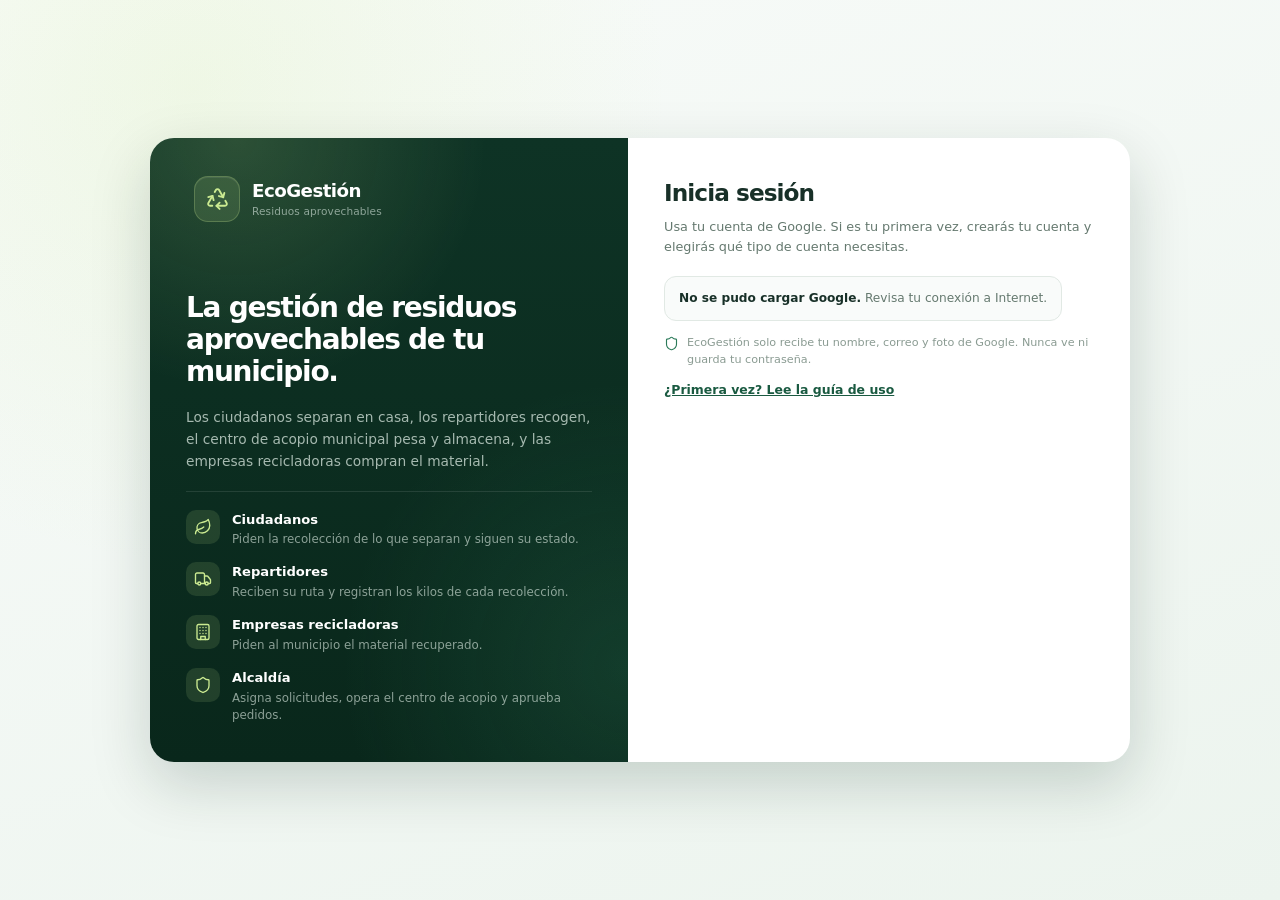
<file: index.html>
<!DOCTYPE html>
<html lang="es">
<head>
    <meta charset="UTF-8">
    <meta name="viewport" content="width=device-width, initial-scale=1.0">
    <meta name="description" content="EcoGestión: gestión municipal de residuos aprovechables. Ciudadanos, repartidores, centro de acopio y empresas recicladoras.">
    <title>EcoGestión · Gestión de residuos aprovechables</title>
    <link rel="stylesheet" href="css/estilos.css">
    <link rel="stylesheet" href="css/componentes.css">
</head>
<body>
    <a class="saltar-contenido" href="#contenido-principal">Saltar al contenido principal</a>

    <!-- ================= ICONOS SVG ================= -->
    <svg class="sprite" xmlns="http://www.w3.org/2000/svg" aria-hidden="true">
        <symbol id="i-reciclar" viewBox="0 0 24 24">
            <path d="M7 19H4.815a1.83 1.83 0 0 1-1.57-.881 1.785 1.785 0 0 1-.004-1.784L7.196 9.5"/>
            <path d="M11 19h8.203a1.83 1.83 0 0 0 1.556-.89 1.784 1.784 0 0 0 0-1.775l-1.226-2.12"/>
            <path d="m14 16-3 3 3 3"/>
            <path d="M8.293 13.596 7.196 9.5 3.1 10.598"/>
            <path d="m9.344 5.811 1.093-1.892A1.83 1.83 0 0 1 11.985 3a1.784 1.784 0 0 1 1.546.888l3.943 6.843"/>
            <path d="m13.378 9.633 4.096 1.098 1.097-4.096"/>
        </symbol>
        <symbol id="i-panel" viewBox="0 0 24 24">
            <rect x="3" y="3" width="7" height="7" rx="1.5"/>
            <rect x="14" y="3" width="7" height="7" rx="1.5"/>
            <rect x="3" y="14" width="7" height="7" rx="1.5"/>
            <rect x="14" y="14" width="7" height="7" rx="1.5"/>
        </symbol>
        <symbol id="i-caja" viewBox="0 0 24 24">
            <path d="m7.5 4.27 9 5.15"/>
            <path d="M21 8a2 2 0 0 0-1-1.73l-7-4a2 2 0 0 0-2 0l-7 4A2 2 0 0 0 3 8v8a2 2 0 0 0 1 1.73l7 4a2 2 0 0 0 2 0l7-4A2 2 0 0 0 21 16Z"/>
            <path d="m3.3 7 8.7 5 8.7-5"/>
            <path d="M12 22V12"/>
        </symbol>
        <symbol id="i-camion" viewBox="0 0 24 24">
            <path d="M14 18V6a2 2 0 0 0-2-2H4a2 2 0 0 0-2 2v11a1 1 0 0 0 1 1h2"/>
            <path d="M15 18H9"/>
            <path d="M19 18h2a1 1 0 0 0 1-1v-3.65a1 1 0 0 0-.22-.624l-3.48-4.35A1 1 0 0 0 17.52 8H14"/>
            <circle cx="17" cy="18" r="2"/>
            <circle cx="7" cy="18" r="2"/>
        </symbol>
        <symbol id="i-almacen" viewBox="0 0 24 24">
            <rect x="2" y="4" width="20" height="5" rx="2"/>
            <path d="M4 9v9a2 2 0 0 0 2 2h12a2 2 0 0 0 2-2V9"/>
            <path d="M10 13h4"/>
        </symbol>
        <symbol id="i-historial" viewBox="0 0 24 24">
            <path d="M3 12a9 9 0 1 0 3-6.7L3 8"/>
            <path d="M3 3v5h5"/>
            <path d="M12 7v5l3 2"/>
        </symbol>
        <symbol id="i-reporte" viewBox="0 0 24 24">
            <path d="M3 3v18h18"/>
            <path d="M7 16v-4"/>
            <path d="M12 16V7"/>
            <path d="M17 16v-7"/>
        </symbol>
        <symbol id="i-descargar" viewBox="0 0 24 24">
            <path d="M12 3v12"/>
            <path d="m7 10 5 5 5-5"/>
            <path d="M5 21h14"/>
        </symbol>
        <symbol id="i-subir" viewBox="0 0 24 24">
            <path d="M12 21V9"/>
            <path d="m7 14 5-5 5 5"/>
            <path d="M5 3h14"/>
        </symbol>
        <symbol id="i-mas" viewBox="0 0 24 24">
            <path d="M12 5v14"/>
            <path d="M5 12h14"/>
        </symbol>
        <symbol id="i-buscar" viewBox="0 0 24 24">
            <circle cx="11" cy="11" r="7"/>
            <path d="m20 20-3.5-3.5"/>
        </symbol>
        <symbol id="i-editar" viewBox="0 0 24 24">
            <path d="M12 20h9"/>
            <path d="M16.5 3.5a2.12 2.12 0 0 1 3 3L7 19l-4 1 1-4Z"/>
        </symbol>
        <symbol id="i-eliminar" viewBox="0 0 24 24">
            <path d="M3 6h18"/>
            <path d="M8 6V4a1 1 0 0 1 1-1h6a1 1 0 0 1 1 1v2"/>
            <path d="m19 6-1 14a2 2 0 0 1-2 2H8a2 2 0 0 1-2-2L5 6"/>
            <path d="M10 11v6"/>
            <path d="M14 11v6"/>
        </symbol>
        <symbol id="i-cerrar" viewBox="0 0 24 24">
            <path d="M18 6 6 18"/>
            <path d="m6 6 12 12"/>
        </symbol>
        <symbol id="i-menu" viewBox="0 0 24 24">
            <path d="M4 6h16"/>
            <path d="M4 12h16"/>
            <path d="M4 18h16"/>
        </symbol>
        <symbol id="i-alerta" viewBox="0 0 24 24">
            <path d="m10.29 3.86-8.2 14.2A2 2 0 0 0 3.82 21h16.36a2 2 0 0 0 1.73-2.94l-8.2-14.2a2 2 0 0 0-3.42 0Z"/>
            <path d="M12 9v4"/>
            <path d="M12 17h.01"/>
        </symbol>
        <symbol id="i-check" viewBox="0 0 24 24">
            <path d="m20 6-11 11-5-5"/>
        </symbol>
        <symbol id="i-info" viewBox="0 0 24 24">
            <circle cx="12" cy="12" r="9"/>
            <path d="M12 11v5"/>
            <path d="M12 8h.01"/>
        </symbol>
        <symbol id="i-base-datos" viewBox="0 0 24 24">
            <ellipse cx="12" cy="5" rx="8" ry="3"/>
            <path d="M4 5v6c0 1.66 3.58 3 8 3s8-1.34 8-3V5"/>
            <path d="M4 11v6c0 1.66 3.58 3 8 3s8-1.34 8-3v-6"/>
        </symbol>
        <symbol id="i-calendario" viewBox="0 0 24 24">
            <rect x="3" y="4" width="18" height="17" rx="2"/>
            <path d="M16 2v4"/>
            <path d="M8 2v4"/>
            <path d="M3 10h18"/>
        </symbol>
        <symbol id="i-usuario" viewBox="0 0 24 24">
            <circle cx="12" cy="8" r="4"/>
            <path d="M4 21a8 8 0 0 1 16 0"/>
        </symbol>
        <symbol id="i-hoja" viewBox="0 0 24 24">
            <path d="M11 20A7 7 0 0 1 9.8 6.1C15.5 5 17 4.48 19 2c1 2 2 4.18 2 8 0 5.5-4.78 10-10 10Z"/>
            <path d="M2 21c0-3 1.85-5.36 5.08-6C9.5 14.52 12 13 13 12"/>
        </symbol>
        <symbol id="i-flecha-abajo" viewBox="0 0 24 24">
            <path d="M12 5v14"/>
            <path d="m19 12-7 7-7-7"/>
        </symbol>
        <symbol id="i-flecha-arriba" viewBox="0 0 24 24">
            <path d="M12 19V5"/>
            <path d="m5 12 7-7 7 7"/>
        </symbol>
        <symbol id="i-actualizar" viewBox="0 0 24 24">
            <path d="M21 12a9 9 0 1 1-2.64-6.36"/>
            <path d="M21 3v6h-6"/>
        </symbol>
        <symbol id="i-filtro" viewBox="0 0 24 24">
            <path d="M4 5h16"/>
            <path d="M7 12h10"/>
            <path d="M10 19h4"/>
        </symbol>
        <symbol id="i-hoja-doble" viewBox="0 0 24 24">
            <path d="M12 22V12"/>
            <path d="M12 12C12 7 8 4 3 4c0 5 4 8 9 8Z"/>
            <path d="M12 15c0-4 3-6 7-6 0 4-3 6-7 6Z"/>
        </symbol>
        <!-- Iconos de la ampliación: cuentas y mercado -->
        <symbol id="i-mercado" viewBox="0 0 24 24">
            <path d="m2 7 4.41-4.41A2 2 0 0 1 7.83 2h8.34a2 2 0 0 1 1.42.59L22 7"/>
            <path d="M4 12v8a2 2 0 0 0 2 2h12a2 2 0 0 0 2-2v-8"/>
            <path d="M15 22v-4a2 2 0 0 0-2-2h-2a2 2 0 0 0-2 2v4"/>
            <path d="M2 7h20"/>
            <path d="M22 7v3a2 2 0 0 1-2 2 2.7 2.7 0 0 1-1.59-.63.7.7 0 0 0-.82 0A2.7 2.7 0 0 1 16 12a2.7 2.7 0 0 1-1.59-.63.7.7 0 0 0-.82 0A2.7 2.7 0 0 1 12 12a2.7 2.7 0 0 1-1.59-.63.7.7 0 0 0-.82 0A2.7 2.7 0 0 1 8 12a2.7 2.7 0 0 1-1.59-.63.7.7 0 0 0-.82 0A2.7 2.7 0 0 1 4 12a2 2 0 0 1-2-2V7"/>
        </symbol>
        <symbol id="i-etiqueta" viewBox="0 0 24 24">
            <path d="M12.586 2.586A2 2 0 0 0 11.172 2H4a2 2 0 0 0-2 2v7.172a2 2 0 0 0 .586 1.414l8.704 8.704a2.426 2.426 0 0 0 3.42 0l6.58-6.58a2.426 2.426 0 0 0 0-3.42z"/>
            <circle cx="7.5" cy="7.5" r=".5"/>
        </symbol>
        <symbol id="i-oferta" viewBox="0 0 24 24">
            <path d="m11 17 2 2a1 1 0 1 0 3-3"/>
            <path d="m14 14 2.5 2.5a1 1 0 1 0 3-3l-3.88-3.88a3 3 0 0 0-4.24 0l-.88.88a1 1 0 1 1-3-3l2.81-2.81a5.79 5.79 0 0 1 7.06-.87l.47.28a2 2 0 0 0 1.42.25L21 4"/>
            <path d="m21 3 1 11h-2"/>
            <path d="M3 3 2 14l6.5 6.5a1 1 0 1 0 3-3"/>
            <path d="M3 4h8"/>
        </symbol>
        <symbol id="i-empresa" viewBox="0 0 24 24">
            <rect width="16" height="20" x="4" y="2" rx="2"/>
            <path d="M9 22v-4h6v4"/>
            <path d="M8 6h.01M16 6h.01M12 6h.01M12 10h.01M12 14h.01M16 10h.01M16 14h.01M8 10h.01M8 14h.01"/>
        </symbol>
        <symbol id="i-usuarios" viewBox="0 0 24 24">
            <path d="M16 21v-2a4 4 0 0 0-4-4H6a4 4 0 0 0-4 4v2"/>
            <circle cx="9" cy="7" r="4"/>
            <path d="M22 21v-2a4 4 0 0 0-3-3.87"/>
            <path d="M16 3.13a4 4 0 0 1 0 7.75"/>
        </symbol>
        <symbol id="i-salir" viewBox="0 0 24 24">
            <path d="M9 21H5a2 2 0 0 1-2-2V5a2 2 0 0 1 2-2h4"/>
            <path d="m16 17 5-5-5-5"/>
            <path d="M21 12H9"/>
        </symbol>
        <symbol id="i-foto" viewBox="0 0 24 24">
            <rect width="18" height="18" x="3" y="3" rx="2"/>
            <circle cx="9" cy="9" r="2"/>
            <path d="m21 15-3.086-3.086a2 2 0 0 0-2.828 0L6 21"/>
        </symbol>
        <symbol id="i-correo" viewBox="0 0 24 24">
            <rect width="20" height="16" x="2" y="4" rx="2"/>
            <path d="m22 7-8.97 5.7a1.94 1.94 0 0 1-2.06 0L2 7"/>
        </symbol>
        <symbol id="i-telefono" viewBox="0 0 24 24">
            <path d="M22 16.92v3a2 2 0 0 1-2.18 2 19.79 19.79 0 0 1-8.63-3.07 19.5 19.5 0 0 1-6-6 19.79 19.79 0 0 1-3.07-8.67A2 2 0 0 1 4.11 2h3a2 2 0 0 1 2 1.72 12.84 12.84 0 0 0 .7 2.81 2 2 0 0 1-.45 2.11L8.09 9.91a16 16 0 0 0 6 6l1.27-1.27a2 2 0 0 1 2.11-.45 12.84 12.84 0 0 0 2.81.7A2 2 0 0 1 22 16.92z"/>
        </symbol>
        <symbol id="i-ubicacion" viewBox="0 0 24 24">
            <path d="M20 10c0 4.993-5.539 10.193-7.399 11.799a1 1 0 0 1-1.202 0C9.539 20.193 4 14.993 4 10a8 8 0 0 1 16 0"/>
            <circle cx="12" cy="10" r="3"/>
        </symbol>
        <symbol id="i-escudo" viewBox="0 0 24 24">
            <path d="M20 13c0 5-3.5 7.5-7.66 8.95a1 1 0 0 1-.67-.01C7.5 20.5 4 18 4 13V6a1 1 0 0 1 1-1c2 0 4.5-1.2 6.24-2.72a1.17 1.17 0 0 1 1.52 0C14.51 3.81 17 5 19 5a1 1 0 0 1 1 1z"/>
        </symbol>
    </svg>

    <!-- ================= BARRA LATERAL ================= -->
    <aside class="barra-lateral" id="barra-lateral" aria-label="Navegación principal">
        <div class="marca">
            <div class="marca-icono">
                <svg class="icono" aria-hidden="true"><use href="#i-reciclar"></use></svg>
            </div>
            <div class="marca-texto">
                <strong>EcoGestión</strong>
                <span id="marca-municipio">Residuos aprovechables</span>
            </div>
        </div>

        <nav class="menu" aria-label="Módulos del sistema">
            <p class="menu-titulo" data-permiso="solicitudes.gestionar">Gestión municipal</p>
            <button type="button" class="menu-item activo" data-vista="panel" data-permiso="inventario.gestionar" aria-current="page">
                <svg class="icono" aria-hidden="true"><use href="#i-panel"></use></svg>
                <span>Panel principal</span>
            </button>
            <button type="button" class="menu-item" data-vista="solicitudes" data-permiso="solicitudes.gestionar">
                <svg class="icono" aria-hidden="true"><use href="#i-camion"></use></svg>
                <span>Solicitudes</span>
                <span class="menu-contador" id="menu-contador-solicitudes" hidden></span>
            </button>
            <button type="button" class="menu-item" data-vista="pedidos" data-permiso="pedidos.gestionar">
                <svg class="icono" aria-hidden="true"><use href="#i-empresa"></use></svg>
                <span>Pedidos de empresas</span>
                <span class="menu-contador" id="menu-contador-pedidos" hidden></span>
            </button>
            <button type="button" class="menu-item" data-vista="administracion" data-permiso="usuarios.gestionar">
                <svg class="icono" aria-hidden="true"><use href="#i-usuarios"></use></svg>
                <span>Usuarios</span>
                <span class="menu-contador" id="menu-contador-usuarios" hidden></span>
            </button>

            <p class="menu-titulo menu-titulo-secundario" data-permiso="inventario.gestionar">Centro de acopio</p>
            <button type="button" class="menu-item" data-vista="materiales" data-permiso="inventario.gestionar">
                <svg class="icono" aria-hidden="true"><use href="#i-caja"></use></svg>
                <span>Materiales</span>
            </button>
            <button type="button" class="menu-item" data-vista="recolecciones" data-permiso="inventario.gestionar">
                <svg class="icono" aria-hidden="true"><use href="#i-reciclar"></use></svg>
                <span>Recolecciones</span>
            </button>
            <button type="button" class="menu-item" data-vista="inventario" data-permiso="inventario.gestionar">
                <svg class="icono" aria-hidden="true"><use href="#i-almacen"></use></svg>
                <span>Inventario</span>
            </button>
            <button type="button" class="menu-item" data-vista="historial" data-permiso="inventario.gestionar">
                <svg class="icono" aria-hidden="true"><use href="#i-historial"></use></svg>
                <span>Historial</span>
            </button>
            <button type="button" class="menu-item" data-vista="reportes" data-permiso="inventario.gestionar">
                <svg class="icono" aria-hidden="true"><use href="#i-reporte"></use></svg>
                <span>Reportes</span>
            </button>

            <p class="menu-titulo" data-permiso="solicitudes.crear">Reciclaje en casa</p>
            <button type="button" class="menu-item" data-vista="mis-solicitudes" data-permiso="solicitudes.crear">
                <svg class="icono" aria-hidden="true"><use href="#i-hoja"></use></svg>
                <span>Mis solicitudes</span>
            </button>

            <p class="menu-titulo" data-permiso="recolecciones.realizar">Recolección</p>
            <button type="button" class="menu-item" data-vista="rutas" data-permiso="recolecciones.realizar">
                <svg class="icono" aria-hidden="true"><use href="#i-camion"></use></svg>
                <span>Mis rutas</span>
                <span class="menu-contador" id="menu-contador-rutas" hidden></span>
            </button>

            <p class="menu-titulo" data-permiso="pedidos.crear">Empresa</p>
            <button type="button" class="menu-item" data-vista="empresa" data-permiso="pedidos.crear empresa.gestionar">
                <svg class="icono" aria-hidden="true"><use href="#i-empresa"></use></svg>
                <span>Panel empresarial</span>
            </button>

            <p class="menu-titulo menu-titulo-secundario" data-permiso="perfil.editar">Cuenta</p>
            <button type="button" class="menu-item" data-vista="perfil" data-permiso="perfil.editar">
                <svg class="icono" aria-hidden="true"><use href="#i-usuario"></use></svg>
                <span>Mi perfil</span>
            </button>
            <a class="menu-item" href="ayuda.html" target="_blank" rel="noopener" data-permiso="perfil.editar">
                <svg class="icono" aria-hidden="true"><use href="#i-info"></use></svg>
                <span>Guía de uso</span>
            </a>
        </nav>

        <div class="barra-lateral-pie">
            <div class="tarjeta-usuario" id="tarjeta-usuario" hidden>
                <button type="button" class="tarjeta-usuario-perfil" id="tarjeta-usuario-perfil" title="Ver mi perfil">
                    <span id="tarjeta-usuario-avatar"></span>
                    <span class="tarjeta-usuario-texto">
                        <strong id="tarjeta-usuario-nombre"></strong>
                        <small id="tarjeta-usuario-rol"></small>
                    </span>
                </button>
                <button type="button" class="boton-salir" id="btn-cerrar-sesion" title="Cerrar sesión" aria-label="Cerrar sesión">
                    <svg class="icono" aria-hidden="true"><use href="#i-salir"></use></svg>
                </button>
            </div>
            <div class="panel-bd" data-permiso="usuarios.gestionar">
                <div class="panel-bd-titulo">
                    <svg class="icono" aria-hidden="true"><use href="#i-base-datos"></use></svg>
                    <span>Base de datos</span>
                </div>
                <div class="estado-bd" title="Base central en Supabase con réplica SQLite local">
                    <span class="punto-estado" id="punto-estado"></span>
                    <div>
                        <strong id="estado-guardado">Conectando…</strong>
                        <small id="ultimo-guardado">Iniciando…</small>
                    </div>
                </div>
                <div class="botones-bd">
                    <button type="button" class="boton-bd" id="btn-sincronizar">
                        <svg class="icono" aria-hidden="true"><use href="#i-actualizar"></use></svg>
                        Sincronizar
                    </button>
                    <button type="button" class="boton-bd" id="btn-descargar-bd">
                        <svg class="icono" aria-hidden="true"><use href="#i-descargar"></use></svg>
                        Copia
                    </button>
                </div>
            </div>
            <p class="nota-local">Los datos se guardan en Supabase. Cada navegador trabaja con una réplica SQLite que se actualiza sola.</p>
        </div>
    </aside>

    <div class="fondo-menu" id="fondo-menu" hidden></div>

    <!-- ================= CONTENIDO ================= -->
    <div class="contenido">
        <header class="barra-superior">
            <button type="button" class="boton-menu" id="btn-menu" aria-label="Abrir menú" aria-controls="barra-lateral" aria-expanded="false">
                <svg class="icono" aria-hidden="true"><use href="#i-menu"></use></svg>
            </button>
            <div class="titulo-pagina">
                <h1 id="titulo-vista">Panel principal</h1>
                <p id="subtitulo-vista">Resumen general de la operación</p>
            </div>
            <div class="acciones-superiores">
                <div class="fecha-actual" id="fecha-actual">
                    <svg class="icono" aria-hidden="true"><use href="#i-calendario"></use></svg>
                    <span>—</span>
                </div>
                <button type="button" class="boton boton-primario" id="btn-nueva-recoleccion-top" data-permiso="inventario.gestionar">
                    <svg class="icono" aria-hidden="true"><use href="#i-mas"></use></svg>
                    Nueva recolección
                </button>
            </div>
        </header>

        <main class="vistas" id="contenido-principal">
            <!-- ============ PANEL ============ -->
            <section class="vista activa" id="vista-panel" data-titulo="Panel principal" data-subtitulo="Resumen general de la operación">
                <div class="bienvenida">
                    <div class="bienvenida-texto">
                        <span class="etiqueta">Resumen operativo</span>
                        <h2 id="bienvenida-titulo">Material aprovechable bajo control.</h2>
                        <p id="bienvenida-detalle">Consulta el estado del inventario y la actividad más reciente.</p>
                    </div>
                    <div class="bienvenida-icono" aria-hidden="true">
                        <svg><use href="#i-hoja-doble"></use></svg>
                    </div>
                </div>

                <div class="pendientes-municipio" id="panel-municipio"></div>

                <div class="grid-kpis">
                    <article class="kpi">
                        <div class="kpi-superior">
                            <span class="kpi-etiqueta">Materiales registrados</span>
                            <span class="kpi-icono"><svg class="icono" aria-hidden="true"><use href="#i-caja"></use></svg></span>
                        </div>
                        <div class="kpi-valor" id="kpi-materiales">0</div>
                        <p class="kpi-pie">Materiales activos en el catálogo</p>
                    </article>
                    <article class="kpi">
                        <div class="kpi-superior">
                            <span class="kpi-etiqueta">Recolecciones</span>
                            <span class="kpi-icono"><svg class="icono" aria-hidden="true"><use href="#i-camion"></use></svg></span>
                        </div>
                        <div class="kpi-valor" id="kpi-recolecciones">0</div>
                        <p class="kpi-pie" id="kpi-recolecciones-pie">Registros de recolección</p>
                    </article>
                    <article class="kpi">
                        <div class="kpi-superior">
                            <span class="kpi-etiqueta">Cantidad recolectada</span>
                            <span class="kpi-icono"><svg class="icono" aria-hidden="true"><use href="#i-flecha-abajo"></use></svg></span>
                        </div>
                        <div class="kpi-valor kpi-valor-unidades" id="kpi-recolectado">
                            <span class="unidad-chip"><strong>0</strong><small>kg</small></span>
                        </div>
                        <p class="kpi-pie">Acumulado por unidad de medida</p>
                    </article>
                    <article class="kpi">
                        <div class="kpi-superior">
                            <span class="kpi-etiqueta">Existencias actuales</span>
                            <span class="kpi-icono"><svg class="icono" aria-hidden="true"><use href="#i-almacen"></use></svg></span>
                        </div>
                        <div class="kpi-valor kpi-valor-unidades" id="kpi-existencias">
                            <span class="unidad-chip"><strong>0</strong><small>kg</small></span>
                        </div>
                        <p class="kpi-pie">Calculadas desde los movimientos</p>
                    </article>
                </div>

                <div class="grid-panel">
                    <article class="tarjeta">
                        <div class="tarjeta-cabecera">
                            <div>
                                <h3>Actividad reciente</h3>
                                <p>Últimos movimientos registrados en el inventario.</p>
                            </div>
                            <button type="button" class="enlace-boton" id="btn-ver-historial">
                                Ver historial
                                <svg class="icono" aria-hidden="true"><use href="#i-historial"></use></svg>
                            </button>
                        </div>
                        <div class="tabla-contenedor">
                            <table class="tabla-compacta">
                                <thead>
                                    <tr>
                                        <th>Tipo</th>
                                        <th>Material</th>
                                        <th class="texto-derecha">Cantidad</th>
                                        <th>Responsable</th>
                                        <th class="texto-derecha">Fecha</th>
                                    </tr>
                                </thead>
                                <tbody id="panel-actividad-body"></tbody>
                            </table>
                        </div>
                        <div class="estado-vacio compacto" id="panel-actividad-vacio" hidden>
                            <svg class="icono" aria-hidden="true"><use href="#i-historial"></use></svg>
                            <h3>Sin actividad todavía</h3>
                            <p>Registra una recolección para comenzar.</p>
                        </div>
                    </article>

                    <article class="tarjeta">
                        <div class="tarjeta-cabecera">
                            <div>
                                <h3>Recolecciones por categoría</h3>
                                <p>Distribución de los registros realizados.</p>
                            </div>
                        </div>
                        <div class="lista-barras" id="panel-categorias"></div>
                        <div class="separador"></div>
                        <div class="mini-resumen" id="panel-resumen"></div>
                    </article>
                </div>
            </section>

            <!-- ============ MATERIALES ============ -->
            <section class="vista" id="vista-materiales" data-titulo="Materiales" data-subtitulo="Catálogo de residuos aprovechables">
                <div class="encabezado-vista">
                    <div>
                        <h2>Catálogo de materiales</h2>
                        <p>Administra los materiales que se pueden recolectar y su unidad de medida.</p>
                    </div>
                    <button type="button" class="boton boton-primario" id="btn-nuevo-material">
                        <svg class="icono" aria-hidden="true"><use href="#i-mas"></use></svg>
                        Nuevo material
                    </button>
                </div>

                <div class="tarjeta">
                    <div class="barra-herramientas">
                        <div class="buscador">
                            <svg class="icono" aria-hidden="true"><use href="#i-buscar"></use></svg>
                            <input type="search" id="filtro-material" placeholder="Buscar material por nombre…" autocomplete="off">
                        </div>
                        <div class="selector-filtro">
                            <svg class="icono" aria-hidden="true"><use href="#i-filtro"></use></svg>
                            <select id="filtro-categoria-material" aria-label="Filtrar por categoría">
                                <option value="">Todas las categorías</option>
                                <option value="Plástico">Plástico</option>
                                <option value="Papel y cartón">Papel y cartón</option>
                                <option value="Vidrio">Vidrio</option>
                                <option value="Metal">Metal</option>
                                <option value="Otros">Otros</option>
                            </select>
                        </div>
                        <span class="contador-resultados" id="conteo-materiales" aria-live="polite">0 materiales</span>
                    </div>
                    <div class="tabla-contenedor">
                        <table>
                            <thead>
                                <tr>
                                    <th>Material</th>
                                    <th>Categoría</th>
                                    <th>Unidad</th>
                                    <th class="texto-derecha">Existencias</th>
                                    <th class="texto-derecha">Acciones</th>
                                </tr>
                            </thead>
                            <tbody id="tabla-materiales-body"></tbody>
                        </table>
                    </div>
                    <div class="estado-vacio" id="materiales-vacio" hidden>
                        <svg class="icono" aria-hidden="true"><use href="#i-caja"></use></svg>
                        <h3>No se encontraron materiales</h3>
                        <p>Ajusta la búsqueda o registra un material nuevo.</p>
                    </div>
                </div>
            </section>

            <!-- ============ RECOLECCIONES ============ -->
            <section class="vista" id="vista-recolecciones" data-titulo="Recolecciones" data-subtitulo="Registro de material recibido">
                <div class="encabezado-vista">
                    <div>
                        <h2>Recolecciones</h2>
                        <p>Cada recolección genera automáticamente una entrada de inventario.</p>
                    </div>
                    <button type="button" class="boton boton-primario" id="btn-nueva-recoleccion">
                        <svg class="icono" aria-hidden="true"><use href="#i-mas"></use></svg>
                        Nueva recolección
                    </button>
                </div>

                <div class="fila-resumen">
                    <div class="mini-card">
                        <span class="mini-card-etiqueta">Recolecciones registradas</span>
                        <strong id="rec-total">0</strong>
                    </div>
                    <div class="mini-card">
                        <span class="mini-card-etiqueta">Materiales distintos</span>
                        <strong id="rec-materiales">0</strong>
                    </div>
                    <div class="mini-card">
                        <span class="mini-card-etiqueta">Última recolección</span>
                        <strong id="rec-ultima">—</strong>
                    </div>
                </div>

                <div class="tarjeta">
                    <div class="tarjeta-cabecera tarjeta-cabecera-simple">
                        <div>
                            <h3>Historial de recolecciones</h3>
                            <p>Ordenado de la más reciente a la más antigua.</p>
                        </div>
                    </div>
                    <div class="tabla-contenedor">
                        <table>
                            <thead>
                                <tr>
                                    <th>Fecha</th>
                                    <th>Material</th>
                                    <th>Categoría</th>
                                    <th class="texto-derecha">Cantidad</th>
                                    <th>Responsable</th>
                                    <th>Observaciones</th>
                                </tr>
                            </thead>
                            <tbody id="tabla-recolecciones-body"></tbody>
                        </table>
                    </div>
                    <div class="estado-vacio" id="recolecciones-vacio" hidden>
                        <svg class="icono" aria-hidden="true"><use href="#i-camion"></use></svg>
                        <h3>Aún no hay recolecciones</h3>
                        <p>Usa el botón “Nueva recolección” para registrar el primer ingreso.</p>
                    </div>
                </div>
            </section>

            <!-- ============ INVENTARIO ============ -->
            <section class="vista" id="vista-inventario" data-titulo="Inventario" data-subtitulo="Existencias calculadas desde los movimientos">
                <div class="encabezado-vista">
                    <div>
                        <h2>Inventario disponible</h2>
                        <p>Las existencias se recalculan automáticamente en cada movimiento.</p>
                    </div>
                </div>

                <div class="grid-resumen-unidades" id="inventario-unidades"></div>

                <div class="tarjeta">
                    <div class="barra-herramientas">
                        <div class="buscador">
                            <svg class="icono" aria-hidden="true"><use href="#i-buscar"></use></svg>
                            <input type="search" id="filtro-inventario" placeholder="Buscar material en inventario…" autocomplete="off">
                        </div>
                        <span class="contador-resultados" id="conteo-inventario" aria-live="polite">0 materiales</span>
                    </div>
                    <div class="tabla-contenedor">
                        <table>
                            <thead>
                                <tr>
                                    <th>Material</th>
                                    <th>Categoría</th>
                                    <th class="texto-derecha">Disponible</th>
                                    <th>Unidad</th>
                                    <th>Estado</th>
                                    <th class="texto-derecha">Acciones</th>
                                </tr>
                            </thead>
                            <tbody id="tabla-inventario-body"></tbody>
                        </table>
                    </div>
                    <div class="estado-vacio" id="inventario-vacio" hidden>
                        <svg class="icono" aria-hidden="true"><use href="#i-almacen"></use></svg>
                        <h3>Sin materiales en inventario</h3>
                        <p>Registra materiales y recolecciones para ver existencias.</p>
                    </div>
                </div>
                <p class="nota-informativa">
                    <svg class="icono" aria-hidden="true"><use href="#i-info"></use></svg>
                    Las salidas descuentan existencias y también quedan registradas en el historial. No es posible retirar más de lo disponible.
                </p>
            </section>

            <!-- ============ HISTORIAL ============ -->
            <section class="vista" id="vista-historial" data-titulo="Historial" data-subtitulo="Todos los movimientos del inventario">
                <div class="encabezado-vista">
                    <div>
                        <h2>Historial de movimientos</h2>
                        <p>Entradas y salidas registradas, con fecha, responsable y observaciones.</p>
                    </div>
                    <button type="button" class="boton boton-secundario" id="btn-exportar-historial">
                        <svg class="icono" aria-hidden="true"><use href="#i-descargar"></use></svg>
                        Exportar CSV
                    </button>
                </div>

                <form class="tarjeta filtros" id="form-filtros-historial" novalidate>
                    <div class="filtros-grid">
                        <div class="campo">
                            <label for="historial-desde">Desde</label>
                            <input type="date" id="historial-desde">
                        </div>
                        <div class="campo">
                            <label for="historial-hasta">Hasta</label>
                            <input type="date" id="historial-hasta">
                        </div>
                        <div class="campo">
                            <label for="historial-tipo">Tipo de movimiento</label>
                            <select id="historial-tipo">
                                <option value="">Todos</option>
                                <option value="Entrada">Entrada</option>
                                <option value="Salida">Salida</option>
                            </select>
                        </div>
                        <div class="campo campo-crece">
                            <label for="historial-texto">Buscar</label>
                            <input type="search" id="historial-texto" placeholder="Material, responsable u observación…" autocomplete="off">
                        </div>
                        <div class="filtros-acciones">
                            <button type="submit" class="boton boton-primario">
                                <svg class="icono" aria-hidden="true"><use href="#i-buscar"></use></svg>
                                Filtrar
                            </button>
                            <button type="button" class="boton boton-secundario" id="btn-limpiar-historial">Limpiar</button>
                        </div>
                    </div>
                    <small class="error-campo" id="historial-error"></small>
                </form>

                <div class="tarjeta">
                    <div class="tarjeta-cabecera tarjeta-cabecera-simple">
                        <div>
                            <h3>Movimientos registrados</h3>
                            <p id="historial-resumen">0 movimientos</p>
                        </div>
                    </div>
                    <div class="tabla-contenedor">
                        <table>
                            <thead>
                                <tr>
                                    <th>Fecha</th>
                                    <th>Tipo</th>
                                    <th>Material</th>
                                    <th class="texto-derecha">Cantidad</th>
                                    <th>Responsable</th>
                                    <th>Observaciones</th>
                                </tr>
                            </thead>
                            <tbody id="tabla-historial-body"></tbody>
                        </table>
                    </div>
                    <div class="estado-vacio" id="historial-vacio" hidden>
                        <svg class="icono" aria-hidden="true"><use href="#i-historial"></use></svg>
                        <h3>No hay movimientos con estos filtros</h3>
                        <p>Cambia el rango de fechas o limpia los filtros.</p>
                    </div>
                </div>
            </section>

            <!-- ============ REPORTES ============ -->
            <section class="vista" id="vista-reportes" data-titulo="Reportes" data-subtitulo="Estadísticas y exportación de información">
                <div class="encabezado-vista">
                    <div>
                        <h2>Reportes y estadísticas</h2>
                        <p>Consulta cantidades, filtra recolecciones por fecha y exporta los resultados.</p>
                    </div>
                </div>

                <div class="grid-kpis grid-kpis-reportes">
                    <article class="kpi kpi-compacto">
                        <span class="kpi-etiqueta">Materiales en catálogo</span>
                        <div class="kpi-valor" id="reporte-materiales">0</div>
                        <p class="kpi-pie">Incluye todas las categorías</p>
                    </article>
                    <article class="kpi kpi-compacto">
                        <span class="kpi-etiqueta">Recolecciones totales</span>
                        <div class="kpi-valor" id="reporte-recolecciones-total">0</div>
                        <p class="kpi-pie">Histórico completo</p>
                    </article>
                    <article class="kpi kpi-compacto">
                        <span class="kpi-etiqueta">Recolecciones del período</span>
                        <div class="kpi-valor" id="reporte-periodo">0</div>
                        <p class="kpi-pie" id="reporte-periodo-pie">Últimos 30 días</p>
                    </article>
                    <article class="kpi kpi-compacto">
                        <span class="kpi-etiqueta">Último registro</span>
                        <div class="kpi-valor kpi-valor-fecha" id="reporte-ultima">—</div>
                        <p class="kpi-pie">Fecha de la recolección más reciente</p>
                    </article>
                </div>

                <article class="tarjeta tarjeta-reporte">
                    <div class="tarjeta-cabecera">
                        <div>
                            <h3>Recolecciones por fechas</h3>
                            <p>Selecciona un rango para consultar y exportar los registros.</p>
                        </div>
                        <button type="button" class="boton boton-secundario" id="btn-exportar-recolecciones">
                            <svg class="icono" aria-hidden="true"><use href="#i-descargar"></use></svg>
                            Exportar CSV
                        </button>
                    </div>
                    <form class="filtros filtros-internos" id="form-reporte-fechas" novalidate>
                        <div class="filtros-grid">
                            <div class="campo">
                                <label for="reporte-desde">Desde</label>
                                <input type="date" id="reporte-desde">
                            </div>
                            <div class="campo">
                                <label for="reporte-hasta">Hasta</label>
                                <input type="date" id="reporte-hasta">
                            </div>
                            <div class="filtros-acciones">
                                <button type="submit" class="boton boton-primario">
                                    <svg class="icono" aria-hidden="true"><use href="#i-filtro"></use></svg>
                                    Consultar
                                </button>
                            </div>
                        </div>
                        <small class="error-campo" id="reporte-error"></small>
                    </form>
                    <div class="resumen-unidades" id="reporte-recolecciones-resumen"></div>
                    <div class="tabla-contenedor">
                        <table>
                            <thead>
                                <tr>
                                    <th>Fecha</th>
                                    <th>Material</th>
                                    <th>Categoría</th>
                                    <th class="texto-derecha">Cantidad</th>
                                    <th>Responsable</th>
                                    <th>Observaciones</th>
                                </tr>
                            </thead>
                            <tbody id="tabla-reporte-recolecciones-body"></tbody>
                        </table>
                    </div>
                    <div class="estado-vacio compacto" id="reporte-recolecciones-vacio" hidden>
                        <svg class="icono" aria-hidden="true"><use href="#i-calendario"></use></svg>
                        <h3>Sin recolecciones en el período</h3>
                        <p>Prueba con un rango de fechas más amplio.</p>
                    </div>
                </article>

                <article class="tarjeta tarjeta-reporte" id="reporte-desempeno">
                    <div class="tarjeta-cabecera">
                        <div>
                            <h3>Desempeño del equipo</h3>
                            <p>Solicitudes completadas y retrasadas por repartidor en el período seleccionado arriba.</p>
                        </div>
                        <button type="button" class="boton boton-secundario" id="btn-exportar-desempeno">
                            <svg class="icono" aria-hidden="true"><use href="#i-descargar"></use></svg>
                            Exportar CSV
                        </button>
                    </div>
                    <div class="fila-resumen fila-resumen-4 desempeno-resumen">
                        <div class="mini-card"><span class="mini-card-etiqueta">Completadas en el período</span><strong id="des-completadas">0</strong></div>
                        <div class="mini-card"><span class="mini-card-etiqueta">Completadas a tiempo</span><strong id="des-a-tiempo">0 %</strong></div>
                        <div class="mini-card"><span class="mini-card-etiqueta">Completadas con retraso</span><strong id="des-con-retraso">0</strong></div>
                        <div class="mini-card"><span class="mini-card-etiqueta">Retrasadas sin completar</span><strong id="des-retrasadas">0</strong></div>
                    </div>
                    <div class="tabla-contenedor">
                        <table>
                            <thead>
                                <tr>
                                    <th>Repartidor</th>
                                    <th class="texto-derecha">En progreso</th>
                                    <th class="texto-derecha">Retrasadas</th>
                                    <th class="texto-derecha">Completadas</th>
                                    <th class="texto-derecha">A tiempo</th>
                                    <th class="texto-derecha">Con retraso</th>
                                    <th class="texto-derecha">Kilos</th>
                                    <th class="texto-derecha">Cumplimiento</th>
                                </tr>
                            </thead>
                            <tbody id="tabla-desempeno-body"></tbody>
                        </table>
                    </div>
                    <div class="estado-vacio compacto" id="desempeno-vacio" hidden>
                        <svg class="icono" aria-hidden="true"><use href="#i-usuarios"></use></svg>
                        <h3>Sin repartidores en el municipio</h3>
                        <p>Aprueba repartidores en “Usuarios” para ver su desempeño.</p>
                    </div>
                    <p class="texto-tenue desempeno-nota">Retrasada: la fecha preferida ya pasó y la solicitud no se ha recolectado. Con retraso: se recolectó después de la fecha preferida.</p>
                </article>

                <div class="grid-panel">
                    <article class="tarjeta">
                        <div class="tarjeta-cabecera">
                            <div>
                                <h3>Cantidades por material</h3>
                                <p>Existencias, total recolectado y salidas.</p>
                            </div>
                            <button type="button" class="boton boton-secundario boton-pequeno" id="btn-exportar-existencias">
                                <svg class="icono" aria-hidden="true"><use href="#i-descargar"></use></svg>
                                CSV
                            </button>
                        </div>
                        <div class="tabla-contenedor">
                            <table class="tabla-compacta">
                                <thead>
                                    <tr>
                                        <th>Material</th>
                                        <th class="texto-derecha">Recolectado</th>
                                        <th class="texto-derecha">Salidas</th>
                                        <th class="texto-derecha">Existencia</th>
                                    </tr>
                                </thead>
                                <tbody id="tabla-reporte-existencias-body"></tbody>
                            </table>
                        </div>
                        <div class="estado-vacio compacto" id="reporte-existencias-vacio" hidden>
                            <svg class="icono" aria-hidden="true"><use href="#i-caja"></use></svg>
                            <h3>Sin materiales registrados</h3>
                            <p>El reporte aparecerá cuando agregues materiales.</p>
                        </div>
                    </article>

                    <article class="tarjeta">
                        <div class="tarjeta-cabecera">
                            <div>
                                <h3>Distribución por categoría</h3>
                                <p>Cantidad de materiales registrados.</p>
                            </div>
                        </div>
                        <div class="lista-barras" id="reporte-categorias"></div>
                        <div class="separador"></div>
                        <div class="mini-resumen" id="reporte-resumen"></div>
                    </article>
                </div>
            </section>

            <!-- =========== AMPLIACIÓN: CUENTAS Y MERCADO =========== -->
            <!-- ============ MIS SOLICITUDES (ciudadano) ============ -->
            <section class="vista" id="vista-mis-solicitudes" data-titulo="Mis solicitudes" data-subtitulo="Recolección de tus residuos separados">
                <div class="bienvenida bienvenida-ciudadano">
                    <div class="bienvenida-texto">
                        <span class="etiqueta" id="ciudadano-municipio">Tu municipio</span>
                        <h2>Separa en casa, nosotros lo recogemos.</h2>
                        <p>Pide la recolección de tus residuos aprovechables. El municipio asigna un repartidor y aquí ves en qué va tu solicitud.</p>
                        <button type="button" class="boton boton-primario" id="btn-nueva-solicitud">
                            <svg class="icono" aria-hidden="true"><use href="#i-mas"></use></svg>
                            Solicitar recolección
                        </button>
                    </div>
                    <div class="bienvenida-icono" aria-hidden="true">
                        <svg><use href="#i-camion"></use></svg>
                    </div>
                </div>

                <div class="fila-resumen fila-resumen-4">
                    <div class="mini-card"><span class="mini-card-etiqueta">En espera</span><strong id="ciudadano-pendientes">0</strong></div>
                    <div class="mini-card"><span class="mini-card-etiqueta">Con repartidor</span><strong id="ciudadano-asignadas">0</strong></div>
                    <div class="mini-card"><span class="mini-card-etiqueta">Recolectadas</span><strong id="ciudadano-recolectadas">0</strong></div>
                    <div class="mini-card"><span class="mini-card-etiqueta">Kilos aprovechados</span><strong id="ciudadano-kilos">0 kg</strong></div>
                </div>

                <div class="grid-solicitudes" id="lista-mis-solicitudes"></div>
                <div class="estado-vacio" id="mis-solicitudes-vacio" hidden>
                    <svg class="icono" aria-hidden="true"><use href="#i-hoja"></use></svg>
                    <h3>Todavía no has pedido una recolección</h3>
                    <p>Separa plástico, papel y cartón, vidrio y metal, limpios y secos, y pulsa “Solicitar recolección”.</p>
                </div>

                <article class="tarjeta tarjeta-separada">
                    <div class="tarjeta-cabecera tarjeta-cabecera-simple">
                        <div>
                            <h3>Cómo separar</h3>
                            <p>Material limpio y seco se aprovecha mejor.</p>
                        </div>
                    </div>
                    <div class="guia-separacion">
                        <div><span class="insignia insignia-tipo" data-tipo="Plástico">Plástico</span><p>Botellas, envases y bolsas. Enjuágalos y aplasta las botellas.</p></div>
                        <div><span class="insignia insignia-tipo" data-tipo="Papel y cartón">Papel y cartón</span><p>Cajas, periódico y hojas. Secos, doblados y sin grasa.</p></div>
                        <div><span class="insignia insignia-tipo" data-tipo="Vidrio">Vidrio</span><p>Botellas y frascos sin tapa. Envuelve los vidrios rotos.</p></div>
                        <div><span class="insignia insignia-tipo" data-tipo="Metal">Metal</span><p>Latas, tapas y chatarra pequeña. Vacías y limpias.</p></div>
                    </div>
                </article>
            </section>

            <!-- ============ MIS RUTAS (repartidor) ============ -->
            <section class="vista" id="vista-rutas" data-titulo="Mis rutas" data-subtitulo="Solicitudes asignadas para recoger">
                <div class="fila-resumen fila-resumen-4">
                    <div class="mini-card"><span class="mini-card-etiqueta">Por recoger</span><strong id="rutas-asignadas">0</strong></div>
                    <div class="mini-card"><span class="mini-card-etiqueta">Para hoy o antes</span><strong id="rutas-hoy">0</strong></div>
                    <div class="mini-card"><span class="mini-card-etiqueta">Recogidas este mes</span><strong id="rutas-mes">0</strong></div>
                    <div class="mini-card"><span class="mini-card-etiqueta">Kilos este mes</span><strong id="rutas-kilos">0 kg</strong></div>
                </div>

                <div class="encabezado-vista">
                    <div>
                        <h2>Por recoger</h2>
                        <p>Ordenadas por la fecha que pidió el ciudadano.</p>
                    </div>
                </div>
                <div class="grid-solicitudes" id="lista-rutas"></div>
                <div class="estado-vacio" id="rutas-vacio" hidden>
                    <svg class="icono" aria-hidden="true"><use href="#i-camion"></use></svg>
                    <h3>No tienes recolecciones asignadas</h3>
                    <p>Cuando el administrador te asigne una solicitud, aparecerá aquí.</p>
                </div>

                <article class="tarjeta tarjeta-separada">
                    <div class="tarjeta-cabecera tarjeta-cabecera-simple">
                        <div>
                            <h3>Mis recolecciones</h3>
                            <p>Lo que has llevado al centro de acopio.</p>
                        </div>
                    </div>
                    <div class="tabla-contenedor">
                        <table>
                            <thead>
                                <tr>
                                    <th>Fecha</th>
                                    <th>Material</th>
                                    <th class="texto-derecha">Cantidad</th>
                                    <th>Solicitud</th>
                                </tr>
                            </thead>
                            <tbody id="tabla-rutas-historial"></tbody>
                        </table>
                    </div>
                    <div class="estado-vacio compacto" id="rutas-historial-vacio" hidden>
                        <svg class="icono" aria-hidden="true"><use href="#i-historial"></use></svg>
                        <h3>Sin recolecciones todavía</h3>
                        <p>Aquí verás cada material que registres.</p>
                    </div>
                </article>
            </section>

            <!-- ============ SOLICITUDES (administrador) ============ -->
            <section class="vista" id="vista-solicitudes" data-titulo="Solicitudes de recolección" data-subtitulo="Pedidos de los ciudadanos del municipio">
                <div class="fila-resumen fila-resumen-4">
                    <div class="mini-card"><span class="mini-card-etiqueta">Sin asignar</span><strong id="sol-pendientes">0</strong></div>
                    <div class="mini-card"><span class="mini-card-etiqueta">Asignadas</span><strong id="sol-asignadas">0</strong></div>
                    <div class="mini-card"><span class="mini-card-etiqueta">Recolectadas este mes</span><strong id="sol-mes">0</strong></div>
                    <div class="mini-card"><span class="mini-card-etiqueta">Repartidores activos</span><strong id="sol-repartidores">0</strong></div>
                </div>
                <div class="tarjeta">
                    <div class="selector-modo" id="sol-modo" role="group" aria-label="Forma de ver las solicitudes">
                        <button type="button" class="chip-filtro chip-activo" data-modo="lista" aria-pressed="true">
                            <svg class="icono" aria-hidden="true"><use href="#i-historial"></use></svg>Lista</button>
                        <button type="button" class="chip-filtro" data-modo="kanban" aria-pressed="false">
                            <svg class="icono" aria-hidden="true"><use href="#i-panel"></use></svg>Tablero Kanban</button>
                    </div>
                    <div class="barra-herramientas">
                        <div class="chips-filtro" id="sol-filtro-estado" role="group" aria-label="Filtrar por estado">
                            <button type="button" class="chip-filtro chip-activo" data-estado="abiertas">Abiertas</button>
                            <button type="button" class="chip-filtro" data-estado="Pendiente">Sin asignar</button>
                            <button type="button" class="chip-filtro" data-estado="Asignada">Asignadas</button>
                            <button type="button" class="chip-filtro" data-estado="Recolectada">Recolectadas</button>
                            <button type="button" class="chip-filtro" data-estado="cerradas">Canceladas y rechazadas</button>
                        </div>
                        <div class="buscador">
                            <svg class="icono" aria-hidden="true"><use href="#i-buscar"></use></svg>
                            <input type="search" id="sol-buscar" placeholder="Ciudadano, dirección o repartidor…" autocomplete="off" aria-label="Buscar solicitudes">
                        </div>
                        <span class="contador-resultados" id="sol-conteo" aria-live="polite">0 solicitudes</span>
                    </div>
                    <div class="tabla-contenedor">
                        <table>
                            <thead>
                                <tr>
                                    <th>Solicitud</th>
                                    <th>Ciudadano y dirección</th>
                                    <th>Residuos</th>
                                    <th>Cuándo</th>
                                    <th>Estado</th>
                                    <th class="texto-derecha">Acciones</th>
                                </tr>
                            </thead>
                            <tbody id="tabla-solicitudes-body"></tbody>
                        </table>
                    </div>
                    <div class="estado-vacio" id="solicitudes-vacio" hidden>
                        <svg class="icono" aria-hidden="true"><use href="#i-camion"></use></svg>
                        <h3>No hay solicitudes con ese filtro</h3>
                        <p>Las solicitudes nuevas de los ciudadanos aparecen en “Sin asignar”.</p>
                    </div>
                    <div class="kanban" id="sol-kanban" hidden>
                        <p class="kanban-ayuda">Arrastra una tarjeta de <strong>Pendiente</strong> a <strong>En progreso</strong> para asignarla, o de <strong>En progreso</strong> a <strong>Finalizado</strong> para registrar los kilos.</p>
                        <div class="kanban-columnas">
                            <section class="kanban-columna" data-columna="Pendiente" aria-labelledby="kanban-titulo-pendiente">
                                <header class="kanban-cabecera"><h3 id="kanban-titulo-pendiente">Pendiente</h3><span class="kanban-conteo" id="kanban-conteo-pendiente">0</span></header>
                                <p class="kanban-descripcion">Sin repartidor asignado</p>
                                <div class="kanban-lista" id="kanban-pendiente"></div>
                            </section>
                            <section class="kanban-columna" data-columna="Asignada" aria-labelledby="kanban-titulo-progreso">
                                <header class="kanban-cabecera"><h3 id="kanban-titulo-progreso">En progreso</h3><span class="kanban-conteo" id="kanban-conteo-progreso">0</span></header>
                                <p class="kanban-descripcion">Asignadas a un repartidor</p>
                                <div class="kanban-lista" id="kanban-progreso"></div>
                            </section>
                            <section class="kanban-columna" data-columna="Recolectada" aria-labelledby="kanban-titulo-finalizado">
                                <header class="kanban-cabecera"><h3 id="kanban-titulo-finalizado">Finalizado</h3><span class="kanban-conteo" id="kanban-conteo-finalizado">0</span></header>
                                <p class="kanban-descripcion">Recolectadas en los últimos 30 días</p>
                                <div class="kanban-lista" id="kanban-finalizado"></div>
                            </section>
                        </div>
                    </div>
                </div>
            </section>

            <!-- ============ PEDIDOS DE EMPRESAS (administrador) ============ -->
            <section class="vista" id="vista-pedidos" data-titulo="Pedidos de empresas" data-subtitulo="Venta del material recuperado a empresas recicladoras">
                <div class="fila-resumen fila-resumen-4">
                    <div class="mini-card"><span class="mini-card-etiqueta">Por responder</span><strong id="ped-pendientes">0</strong></div>
                    <div class="mini-card"><span class="mini-card-etiqueta">Aprobados por entregar</span><strong id="ped-aprobados">0</strong></div>
                    <div class="mini-card"><span class="mini-card-etiqueta">Entregados</span><strong id="ped-entregados">0</strong></div>
                    <div class="mini-card"><span class="mini-card-etiqueta">Valor entregado</span><strong id="ped-valor">$ 0</strong></div>
                </div>
                <div class="tarjeta">
                    <div class="barra-herramientas">
                        <div class="chips-filtro" id="ped-filtro-estado" role="group" aria-label="Filtrar por estado">
                            <button type="button" class="chip-filtro chip-activo" data-estado="abiertos">Abiertos</button>
                            <button type="button" class="chip-filtro" data-estado="Pendiente">Por responder</button>
                            <button type="button" class="chip-filtro" data-estado="Aprobado">Aprobados</button>
                            <button type="button" class="chip-filtro" data-estado="Entregado">Entregados</button>
                            <button type="button" class="chip-filtro" data-estado="cerrados">Rechazados y cancelados</button>
                        </div>
                        <span class="contador-resultados" id="ped-conteo" aria-live="polite">0 pedidos</span>
                        <button type="button" class="boton boton-secundario boton-pequeno boton-derecha" id="btn-exportar-pedidos">
                            <svg class="icono" aria-hidden="true"><use href="#i-descargar"></use></svg>
                            Exportar CSV
                        </button>
                    </div>
                    <div class="tabla-contenedor">
                        <table>
                            <thead>
                                <tr>
                                    <th>Pedido</th>
                                    <th>Empresa</th>
                                    <th>Material</th>
                                    <th class="texto-derecha">Cantidad</th>
                                    <th class="texto-derecha">Valor</th>
                                    <th>Estado</th>
                                    <th class="texto-derecha">Acciones</th>
                                </tr>
                            </thead>
                            <tbody id="tabla-pedidos-body"></tbody>
                        </table>
                    </div>
                    <div class="estado-vacio" id="pedidos-vacio" hidden>
                        <svg class="icono" aria-hidden="true"><use href="#i-empresa"></use></svg>
                        <h3>No hay pedidos con ese filtro</h3>
                        <p>Las empresas recicladoras del municipio piden material desde su panel.</p>
                    </div>
                </div>
            </section>

            <!-- ============ PANEL EMPRESARIAL ============ -->
            <section class="vista" id="vista-empresa" data-titulo="Panel empresarial" data-subtitulo="Compra de material recuperado al municipio">
                <div class="fila-resumen fila-resumen-4">
                    <div class="mini-card"><span class="mini-card-etiqueta">Pedidos por responder</span><strong id="empresa-pendientes">0</strong></div>
                    <div class="mini-card"><span class="mini-card-etiqueta">Aprobados por recoger</span><strong id="empresa-aprobados">0</strong></div>
                    <div class="mini-card"><span class="mini-card-etiqueta">Entregados</span><strong id="empresa-entregados">0</strong></div>
                    <div class="mini-card"><span class="mini-card-etiqueta">Total comprado</span><strong id="empresa-invertido">$ 0</strong></div>
                </div>

                <article class="tarjeta">
                    <div class="tarjeta-cabecera">
                        <div>
                            <h3>Material disponible en <span id="empresa-municipio">tu municipio</span></h3>
                            <p>Existencias del centro de acopio municipal, sin lo ya reservado para otras empresas.</p>
                        </div>
                    </div>
                    <p class="aviso-formulario" id="empresa-aviso-sin-perfil" hidden>
                        <svg class="icono" aria-hidden="true"><use href="#i-info"></use></svg>
                        Completa el perfil empresarial (más abajo) para poder hacer pedidos.
                    </p>
                    <div class="tabla-contenedor">
                        <table>
                            <thead>
                                <tr>
                                    <th>Material</th>
                                    <th>Categoría</th>
                                    <th class="texto-derecha">Disponible</th>
                                    <th class="texto-derecha">Acción</th>
                                </tr>
                            </thead>
                            <tbody id="tabla-disponible-body"></tbody>
                        </table>
                    </div>
                    <div class="estado-vacio compacto" id="disponible-vacio" hidden>
                        <svg class="icono" aria-hidden="true"><use href="#i-almacen"></use></svg>
                        <h3>Sin material disponible por ahora</h3>
                        <p>El inventario crece con cada recolección del municipio. Vuelve pronto.</p>
                    </div>
                </article>

                <article class="tarjeta tarjeta-separada">
                    <div class="tarjeta-cabecera tarjeta-cabecera-simple">
                        <div>
                            <h3>Mis pedidos</h3>
                            <p>El administrador del municipio los aprueba y registra la entrega.</p>
                        </div>
                    </div>
                    <div class="tabla-contenedor">
                        <table>
                            <thead>
                                <tr>
                                    <th>Pedido</th>
                                    <th>Material</th>
                                    <th class="texto-derecha">Cantidad</th>
                                    <th class="texto-derecha">Valor</th>
                                    <th>Estado</th>
                                    <th class="texto-derecha">Acción</th>
                                </tr>
                            </thead>
                            <tbody id="tabla-mis-pedidos-body"></tbody>
                        </table>
                    </div>
                    <div class="estado-vacio compacto" id="mis-pedidos-vacio" hidden>
                        <svg class="icono" aria-hidden="true"><use href="#i-oferta"></use></svg>
                        <h3>Sin pedidos todavía</h3>
                        <p>Elige un material disponible y pulsa “Pedir”.</p>
                    </div>
                </article>

                <article class="tarjeta tarjeta-separada">
                    <div class="tarjeta-cabecera tarjeta-cabecera-simple">
                        <div>
                            <h3>Perfil empresarial</h3>
                            <p>Datos de contacto que ve el administrador del municipio.</p>
                        </div>
                    </div>
                    <form id="form-empresa" class="form-tarjeta" novalidate>
                        <div class="form-grid">
                            <div class="campo campo-completo">
                                <label for="empresa-razon">Nombre o razón social <span class="obligatorio">*</span></label>
                                <input type="text" id="empresa-razon" maxlength="120" autocomplete="organization">
                                <small class="error-campo" id="error-empresa-razon"></small>
                            </div>
                            <div class="campo">
                                <label for="empresa-nit">NIT <span class="opcional">(opcional)</span></label>
                                <input type="text" id="empresa-nit" maxlength="20" placeholder="900123456-7">
                                <small class="error-campo" id="error-empresa-nit"></small>
                            </div>
                            <div class="campo">
                                <label for="empresa-telefono">Teléfono</label>
                                <input type="tel" id="empresa-telefono" maxlength="30" autocomplete="tel">
                                <small class="error-campo" id="error-empresa-telefono"></small>
                            </div>
                            <div class="campo">
                                <label for="empresa-correo">Correo de contacto</label>
                                <input type="email" id="empresa-correo" maxlength="120" autocomplete="email">
                                <small class="error-campo" id="error-empresa-correo"></small>
                            </div>
                            <div class="campo">
                                <label for="empresa-direccion">Dirección <span class="opcional">(opcional)</span></label>
                                <input type="text" id="empresa-direccion" maxlength="150" autocomplete="street-address">
                                <small class="error-campo" id="error-empresa-direccion"></small>
                            </div>
                            <div class="campo campo-completo">
                                <label for="empresa-descripcion">Qué hace la empresa <span class="opcional">(opcional)</span></label>
                                <textarea id="empresa-descripcion" rows="3" maxlength="400"></textarea>
                                <small class="error-campo" id="error-empresa-descripcion"></small>
                            </div>
                        </div>
                        <div class="acciones-formulario">
                            <button type="submit" class="boton boton-primario">
                                <svg class="icono" aria-hidden="true"><use href="#i-check"></use></svg>
                                <span id="btn-guardar-empresa-texto">Guardar cambios</span>
                            </button>
                        </div>
                    </form>
                </article>
            </section>

            <!-- ============ ADMINISTRACIÓN ============ -->
            <section class="vista" id="vista-administracion" data-titulo="Usuarios del municipio" data-subtitulo="Cuentas de ciudadanos, repartidores y empresas">
                <div class="aviso-pendientes" id="admin-aviso-pendientes" hidden>
                    <svg class="icono" aria-hidden="true"><use href="#i-alerta"></use></svg>
                    <div>
                        <strong id="admin-aviso-pendientes-titulo">Repartidores por aprobar</strong>
                        <span>Revisa sus datos y pulsa “Aprobar” para que puedan recibir solicitudes.</span>
                    </div>
                    <button type="button" class="boton boton-secundario boton-pequeno" id="btn-ver-pendientes">Ver pendientes</button>
                </div>

                <div class="fila-resumen fila-resumen-4">
                    <div class="mini-card"><span class="mini-card-etiqueta">Ciudadanos</span><strong id="admin-total-ciudadano">0</strong><small id="admin-activos-ciudadano"></small></div>
                    <div class="mini-card"><span class="mini-card-etiqueta">Repartidores</span><strong id="admin-total-repartidor">0</strong><small id="admin-activos-repartidor"></small></div>
                    <div class="mini-card"><span class="mini-card-etiqueta">Empresas recicladoras</span><strong id="admin-total-empresa">0</strong><small id="admin-activos-empresa"></small></div>
                    <div class="mini-card"><span class="mini-card-etiqueta">Administradores</span><strong id="admin-total-administrador">0</strong><small id="admin-activos-administrador"></small></div>
                </div>
                <div class="tarjeta">
                    <div class="barra-herramientas">
                        <div class="buscador">
                            <svg class="icono" aria-hidden="true"><use href="#i-buscar"></use></svg>
                            <input type="search" id="admin-buscar-usuario" placeholder="Buscar por nombre, correo, dirección o empresa…" autocomplete="off" aria-label="Buscar usuario">
                        </div>
                        <div class="selector-filtro">
                            <svg class="icono" aria-hidden="true"><use href="#i-filtro"></use></svg>
                            <select id="admin-filtro-rol" aria-label="Filtrar por tipo de cuenta">
                                <option value="">Todos los tipos</option>
                                <option value="ciudadano">Ciudadanos</option>
                                <option value="repartidor">Repartidores</option>
                                <option value="empresa">Empresas recicladoras</option>
                                <option value="administrador">Administradores</option>
                            </select>
                        </div>
                        <div class="selector-filtro">
                            <svg class="icono" aria-hidden="true"><use href="#i-filtro"></use></svg>
                            <select id="admin-filtro-estado" aria-label="Filtrar por estado">
                                <option value="">Todos los estados</option>
                                <option value="activo">Activos</option>
                                <option value="pendiente">Por aprobar</option>
                                <option value="inactivo">Inactivos</option>
                            </select>
                        </div>
                        <span class="contador-resultados" id="usuarios-conteo" aria-live="polite">0 usuarios</span>
                    </div>
                    <div class="tabla-contenedor">
                        <table>
                            <thead>
                                <tr>
                                    <th>Usuario</th>
                                    <th>Tipo de cuenta</th>
                                    <th class="texto-derecha">Actividad</th>
                                    <th>Último acceso y alta</th>
                                    <th>Estado</th>
                                    <th class="texto-derecha">Acciones</th>
                                </tr>
                            </thead>
                            <tbody id="tabla-usuarios-body"></tbody>
                        </table>
                    </div>
                    <div class="estado-vacio" id="usuarios-vacio" hidden>
                        <svg class="icono" aria-hidden="true"><use href="#i-usuarios"></use></svg>
                        <h3>No hay usuarios con esos filtros</h3>
                        <p>Ajusta la búsqueda o los filtros.</p>
                    </div>
                </div>

                <div class="grid-estadisticas tarjeta-separada">
                    <article class="tarjeta">
                        <div class="tarjeta-cabecera tarjeta-cabecera-simple"><div><h3>Solicitudes por estado</h3><p>Todas las del municipio.</p></div></div>
                        <div class="lista-barras" id="est-solicitudes-estado"></div>
                    </article>
                    <article class="tarjeta">
                        <div class="tarjeta-cabecera tarjeta-cabecera-simple"><div><h3>Kilos por repartidor</h3><p>Recolecciones de solicitudes ciudadanas.</p></div></div>
                        <div class="lista-barras" id="est-repartidores"></div>
                    </article>
                    <article class="tarjeta">
                        <div class="tarjeta-cabecera tarjeta-cabecera-simple"><div><h3>Entregado a empresas</h3><p>Por categoría de material.</p></div></div>
                        <div class="lista-barras" id="est-entregas"></div>
                    </article>
                </div>
            </section>

            <!-- ============ PERFIL ============ -->
            <section class="vista" id="vista-perfil" data-titulo="Mi perfil" data-subtitulo="Datos de tu cuenta">
                <div class="grid-panel">
                    <article class="tarjeta">
                        <div class="perfil-cabecera">
                            <span id="perfil-avatar"></span>
                            <div>
                                <h2 id="perfil-nombre">—</h2>
                                <p id="perfil-correo">—</p>
                                <div class="publicacion-etiquetas">
                                    <span class="insignia insignia-rol" id="perfil-rol">—</span>
                                    <span class="insignia" id="perfil-metodo">—</span>
                                </div>
                            </div>
                        </div>
                        <form id="form-perfil" class="form-tarjeta" novalidate>
                            <div class="form-grid">
                                <div class="campo">
                                    <label for="perfil-municipio">Municipio</label>
                                    <input type="text" id="perfil-municipio" readonly>
                                    <small class="ayuda-campo">Para cambiar de municipio, comunícate con el administrador.</small>
                                </div>
                                <div class="campo">
                                    <label for="perfil-telefono">Teléfono <span class="opcional" id="perfil-telefono-opcional">(opcional)</span></label>
                                    <input type="tel" id="perfil-telefono" maxlength="30" autocomplete="tel" placeholder="300 123 4567">
                                    <small class="error-campo" id="error-perfil-telefono"></small>
                                </div>
                                <div class="campo campo-completo">
                                    <label for="perfil-direccion">Dirección y barrio <span class="opcional" id="perfil-direccion-opcional">(opcional)</span></label>
                                    <input type="text" id="perfil-direccion" maxlength="150" autocomplete="street-address" placeholder="Calle 10 # 5-20, barrio Centro">
                                    <small class="error-campo" id="error-perfil-direccion"></small>
                                </div>
                            </div>
                            <p class="texto-tenue nota-formulario">El nombre, el correo y la foto vienen de tu cuenta de Google y no se editan aquí.</p>
                            <div class="acciones-formulario">
                                <button type="button" class="boton boton-secundario" id="btn-perfil-cerrar-sesion">
                                    <svg class="icono" aria-hidden="true"><use href="#i-salir"></use></svg>
                                    Cerrar sesión
                                </button>
                                <button type="submit" class="boton boton-primario">
                                    <svg class="icono" aria-hidden="true"><use href="#i-check"></use></svg>
                                    Guardar cambios
                                </button>
                            </div>
                        </form>
                    </article>
                    <article class="tarjeta">
                        <div class="tarjeta-cabecera tarjeta-cabecera-simple">
                            <div>
                                <h3>Lo que puedes hacer</h3>
                                <p>Permisos de tu tipo de cuenta.</p>
                            </div>
                        </div>
                        <ul class="lista-permisos" id="perfil-permisos"></ul>
                        <p class="nota-pie">
                            <svg class="icono" aria-hidden="true"><use href="#i-info"></use></svg>
                            Para cambiar el tipo de cuenta, comunícate con un administrador.
                        </p>
                    </article>
                </div>
            </section>
        </main>

        <footer class="pie-pagina">
            <span>EcoGestión · Proyecto académico de Ingeniería de Software</span>
            <span>SQLite ejecutado localmente con sql.js</span>
        </footer>
    </div>

    <!-- ================= MODAL MATERIAL ================= -->
    <div class="modal-fondo" id="modal-material" aria-hidden="true">
        <div class="modal" role="dialog" aria-modal="true" aria-labelledby="titulo-modal-material">
            <div class="modal-cabecera">
                <div>
                    <span class="modal-etiqueta">Catálogo</span>
                    <h2 id="titulo-modal-material">Nuevo material</h2>
                </div>
                <button type="button" class="boton-icono" data-cerrar-modal="modal-material" aria-label="Cerrar">
                    <svg class="icono" aria-hidden="true"><use href="#i-cerrar"></use></svg>
                </button>
            </div>
            <form id="form-material" novalidate>
                <input type="hidden" id="material-id">
                <div class="form-grid">
                    <div class="campo campo-completo">
                        <label for="material-nombre">Nombre del material <span class="obligatorio">*</span></label>
                        <input type="text" id="material-nombre" maxlength="80" placeholder="Ej. Botellas PET" autocomplete="off">
                        <small class="error-campo" id="error-material-nombre"></small>
                    </div>
                    <div class="campo">
                        <label for="material-categoria">Categoría <span class="obligatorio">*</span></label>
                        <select id="material-categoria">
                            <option value="">Selecciona una categoría</option>
                            <option value="Plástico">Plástico</option>
                            <option value="Papel y cartón">Papel y cartón</option>
                            <option value="Vidrio">Vidrio</option>
                            <option value="Metal">Metal</option>
                            <option value="Otros">Otros</option>
                        </select>
                        <small class="error-campo" id="error-material-categoria"></small>
                    </div>
                    <div class="campo">
                        <label for="material-unidad">Unidad de medida <span class="obligatorio">*</span></label>
                        <select id="material-unidad">
                            <option value="">Selecciona una unidad</option>
                            <option value="kg">Kilogramos (kg)</option>
                            <option value="unidades">Unidades</option>
                            <option value="litros">Litros (L)</option>
                        </select>
                        <small class="error-campo" id="error-material-unidad"></small>
                        <small class="ayuda-campo" id="nota-unidad-material" hidden>La unidad no se puede cambiar porque el material ya tiene movimientos.</small>
                    </div>
                    <div class="campo campo-completo">
                        <label for="material-descripcion">Descripción <span class="opcional">(opcional)</span></label>
                        <textarea id="material-descripcion" rows="3" maxlength="300" placeholder="Indica características o cuidados para su recolección…"></textarea>
                        <small class="error-campo" id="error-material-descripcion"></small>
                    </div>
                </div>
                <div class="modal-pie">
                    <button type="button" class="boton boton-secundario" data-cerrar-modal="modal-material">Cancelar</button>
                    <button type="submit" class="boton boton-primario" id="btn-guardar-material">
                        <svg class="icono" aria-hidden="true"><use href="#i-check"></use></svg>
                        Guardar material
                    </button>
                </div>
            </form>
        </div>
    </div>

    <!-- ================= MODAL RECOLECCIÓN ================= -->
    <div class="modal-fondo" id="modal-recoleccion" aria-hidden="true">
        <div class="modal" role="dialog" aria-modal="true" aria-labelledby="titulo-modal-recoleccion">
            <div class="modal-cabecera">
                <div>
                    <span class="modal-etiqueta">Movimiento de entrada</span>
                    <h2 id="titulo-modal-recoleccion">Registrar recolección</h2>
                </div>
                <button type="button" class="boton-icono" data-cerrar-modal="modal-recoleccion" aria-label="Cerrar">
                    <svg class="icono" aria-hidden="true"><use href="#i-cerrar"></use></svg>
                </button>
            </div>
            <form id="form-recoleccion" novalidate>
                <div class="form-grid">
                    <div class="campo campo-completo">
                        <label for="recoleccion-material">Material recolectado <span class="obligatorio">*</span></label>
                        <select id="recoleccion-material">
                            <option value="">Selecciona un material</option>
                        </select>
                        <small class="ayuda-campo" id="recoleccion-existencia">Selecciona un material para ver su existencia actual.</small>
                        <small class="error-campo" id="error-recoleccion-material"></small>
                    </div>
                    <div class="campo">
                        <label for="recoleccion-cantidad">Cantidad <span class="obligatorio">*</span></label>
                        <input type="number" id="recoleccion-cantidad" min="0.01" step="0.01" inputmode="decimal" placeholder="0,00">
                        <small class="error-campo" id="error-recoleccion-cantidad"></small>
                    </div>
                    <div class="campo">
                        <label for="recoleccion-unidad">Unidad de medida</label>
                        <input type="text" id="recoleccion-unidad" readonly placeholder="Se toma del material">
                        <small class="ayuda-campo">Definida por el material seleccionado.</small>
                    </div>
                    <div class="campo">
                        <label for="recoleccion-fecha">Fecha <span class="obligatorio">*</span></label>
                        <input type="date" id="recoleccion-fecha">
                        <small class="error-campo" id="error-recoleccion-fecha"></small>
                    </div>
                    <div class="campo">
                        <label for="recoleccion-responsable">Responsable <span class="obligatorio">*</span></label>
                        <select id="recoleccion-responsable">
                            <option value="">Selecciona un responsable</option>
                        </select>
                        <small class="error-campo" id="error-recoleccion-responsable"></small>
                    </div>
                    <div class="campo campo-completo">
                        <label for="recoleccion-observaciones">Observaciones <span class="opcional">(opcional)</span></label>
                        <textarea id="recoleccion-observaciones" rows="3" maxlength="300" placeholder="Lugar, jornada o detalles de la recolección…"></textarea>
                        <small class="error-campo" id="error-recoleccion-observaciones"></small>
                    </div>
                </div>
                <div class="modal-pie">
                    <button type="button" class="boton boton-secundario" data-cerrar-modal="modal-recoleccion">Cancelar</button>
                    <button type="submit" class="boton boton-primario" id="btn-guardar-recoleccion">
                        <svg class="icono" aria-hidden="true"><use href="#i-check"></use></svg>
                        Registrar recolección
                    </button>
                </div>
            </form>
        </div>
    </div>

    <!-- ================= MODAL SALIDA ================= -->
    <div class="modal-fondo" id="modal-salida" aria-hidden="true">
        <div class="modal" role="dialog" aria-modal="true" aria-labelledby="titulo-modal-salida">
            <div class="modal-cabecera">
                <div>
                    <span class="modal-etiqueta">Movimiento de salida</span>
                    <h2 id="titulo-modal-salida">Registrar salida</h2>
                </div>
                <button type="button" class="boton-icono" data-cerrar-modal="modal-salida" aria-label="Cerrar">
                    <svg class="icono" aria-hidden="true"><use href="#i-cerrar"></use></svg>
                </button>
            </div>
            <form id="form-salida" novalidate>
                <div class="form-grid">
                    <div class="campo campo-completo">
                        <label for="salida-material">Material <span class="obligatorio">*</span></label>
                        <select id="salida-material">
                            <option value="">Selecciona un material</option>
                        </select>
                        <small class="ayuda-campo" id="salida-disponible">Selecciona un material para ver su disponibilidad.</small>
                        <small class="error-campo" id="error-salida-material"></small>
                    </div>
                    <div class="campo">
                        <label for="salida-cantidad">Cantidad a retirar <span class="obligatorio">*</span></label>
                        <input type="number" id="salida-cantidad" min="0.01" step="0.01" inputmode="decimal" placeholder="0,00">
                        <small class="error-campo" id="error-salida-cantidad"></small>
                    </div>
                    <div class="campo">
                        <label for="salida-unidad">Unidad de medida</label>
                        <input type="text" id="salida-unidad" readonly placeholder="Se toma del material">
                        <small class="ayuda-campo">Definida por el material seleccionado.</small>
                    </div>
                    <div class="campo">
                        <label for="salida-fecha">Fecha <span class="obligatorio">*</span></label>
                        <input type="date" id="salida-fecha">
                        <small class="error-campo" id="error-salida-fecha"></small>
                    </div>
                    <div class="campo">
                        <label for="salida-responsable">Responsable <span class="obligatorio">*</span></label>
                        <select id="salida-responsable">
                            <option value="">Selecciona un responsable</option>
                        </select>
                        <small class="error-campo" id="error-salida-responsable"></small>
                    </div>
                    <div class="campo campo-completo">
                        <label for="salida-observaciones">Motivo u observaciones <span class="obligatorio">*</span></label>
                        <textarea id="salida-observaciones" rows="3" maxlength="300" placeholder="Ej. Entrega al centro de acopio aliado…"></textarea>
                        <small class="error-campo" id="error-salida-observaciones"></small>
                    </div>
                </div>
                <div class="modal-pie">
                    <button type="button" class="boton boton-secundario" data-cerrar-modal="modal-salida">Cancelar</button>
                    <button type="submit" class="boton boton-primario" id="btn-guardar-salida">
                        <svg class="icono" aria-hidden="true"><use href="#i-check"></use></svg>
                        Registrar salida
                    </button>
                </div>
            </form>
        </div>
    </div>

    <!-- ================= MODAL CONFIRMACIÓN ================= -->
    <div class="modal-fondo" id="modal-confirmar" aria-hidden="true">
        <div class="modal modal-confirmar" role="alertdialog" aria-modal="true" aria-labelledby="confirmar-titulo" aria-describedby="confirmar-mensaje">
            <div class="confirmar-icono">
                <svg class="icono" aria-hidden="true"><use href="#i-alerta"></use></svg>
            </div>
            <h2 id="confirmar-titulo">Confirmar acción</h2>
            <p id="confirmar-mensaje"></p>
            <div class="modal-pie modal-pie-centrado">
                <button type="button" class="boton boton-secundario" id="btn-cancelar-confirmar">Cancelar</button>
                <button type="button" class="boton boton-peligro" id="btn-confirmar-accion">Confirmar</button>
            </div>
        </div>
    </div>

    <!-- ================= MODALES MUNICIPALES ================= -->
    <div class="modal-fondo" id="modal-solicitud" aria-hidden="true">
        <div class="modal" role="dialog" aria-modal="true" aria-labelledby="titulo-modal-solicitud">
            <div class="modal-cabecera">
                <div>
                    <span class="modal-etiqueta">Recolección a domicilio</span>
                    <h2 id="titulo-modal-solicitud">Solicitar recolección</h2>
                </div>
                <button type="button" class="boton-icono" data-cerrar-modal="modal-solicitud" aria-label="Cerrar">
                    <svg class="icono" aria-hidden="true"><use href="#i-cerrar"></use></svg>
                </button>
            </div>
            <form id="form-solicitud" novalidate>
                <div class="form-grid">
                    <fieldset class="campo campo-completo campo-tipos">
                        <legend>¿Qué separaste? <span class="obligatorio">*</span></legend>
                        <div class="opciones-residuo" id="solicitud-tipos"></div>
                        <small class="error-campo" id="error-solicitud-tipos"></small>
                    </fieldset>
                    <div class="campo campo-completo">
                        <label for="solicitud-direccion">Dirección de recolección <span class="obligatorio">*</span></label>
                        <input type="text" id="solicitud-direccion" maxlength="150" autocomplete="street-address" placeholder="Calle 10 # 5-20, barrio Centro">
                        <small class="ayuda-campo" id="solicitud-municipio"></small>
                        <small class="error-campo" id="error-solicitud-direccion"></small>
                    </div>
                    <div class="campo">
                        <label for="solicitud-fecha">Fecha preferida <span class="obligatorio">*</span></label>
                        <input type="date" id="solicitud-fecha">
                        <small class="error-campo" id="error-solicitud-fecha"></small>
                    </div>
                    <div class="campo">
                        <label for="solicitud-franja">Franja horaria</label>
                        <select id="solicitud-franja">
                            <option value="Cualquier hora">Cualquier hora</option>
                            <option value="Mañana">Mañana (7 a. m. – 12 m.)</option>
                            <option value="Tarde">Tarde (12 m. – 6 p. m.)</option>
                        </select>
                        <small class="error-campo" id="error-solicitud-franja"></small>
                    </div>
                    <div class="campo">
                        <label for="solicitud-cantidad">Cantidad aproximada <span class="opcional">(kg, opcional)</span></label>
                        <input type="number" id="solicitud-cantidad" min="0.1" step="0.1" inputmode="decimal" placeholder="Ej. 10">
                        <small class="error-campo" id="error-solicitud-cantidad"></small>
                    </div>
                    <div class="campo campo-completo">
                        <label for="solicitud-descripcion">Indicaciones <span class="opcional">(opcional)</span></label>
                        <textarea id="solicitud-descripcion" rows="2" maxlength="300" placeholder="Ej. Bolsas en la portería, casa de reja verde…"></textarea>
                        <small class="error-campo" id="error-solicitud-descripcion"></small>
                    </div>
                </div>
                <div class="modal-pie">
                    <button type="button" class="boton boton-secundario" data-cerrar-modal="modal-solicitud">Cancelar</button>
                    <button type="submit" class="boton boton-primario">
                        <svg class="icono" aria-hidden="true"><use href="#i-check"></use></svg>
                        Enviar solicitud
                    </button>
                </div>
            </form>
        </div>
    </div>

    <div class="modal-fondo" id="modal-asignar" aria-hidden="true">
        <div class="modal modal-angosto" role="dialog" aria-modal="true" aria-labelledby="titulo-modal-asignar">
            <div class="modal-cabecera">
                <div>
                    <span class="modal-etiqueta" id="asignar-etiqueta">Solicitud</span>
                    <h2 id="titulo-modal-asignar">Asignar repartidor</h2>
                </div>
                <button type="button" class="boton-icono" data-cerrar-modal="modal-asignar" aria-label="Cerrar">
                    <svg class="icono" aria-hidden="true"><use href="#i-cerrar"></use></svg>
                </button>
            </div>
            <form id="form-asignar" novalidate>
                <div class="resumen-oferta" id="asignar-resumen"></div>
                <div class="campo">
                    <label for="asignar-repartidor">Repartidor <span class="obligatorio">*</span></label>
                    <select id="asignar-repartidor"></select>
                    <small class="ayuda-campo">Entre paréntesis, cuántas solicitudes tiene asignadas ahora.</small>
                    <small class="error-campo" id="error-asignar-repartidor"></small>
                </div>
                <div class="modal-pie">
                    <button type="button" class="boton boton-secundario" data-cerrar-modal="modal-asignar">Cancelar</button>
                    <button type="submit" class="boton boton-primario">Asignar</button>
                </div>
            </form>
        </div>
    </div>

    <div class="modal-fondo" id="modal-completar" aria-hidden="true">
        <div class="modal" role="dialog" aria-modal="true" aria-labelledby="titulo-modal-completar">
            <div class="modal-cabecera">
                <div>
                    <span class="modal-etiqueta" id="completar-etiqueta">Solicitud</span>
                    <h2 id="titulo-modal-completar">Registrar recolección</h2>
                </div>
                <button type="button" class="boton-icono" data-cerrar-modal="modal-completar" aria-label="Cerrar">
                    <svg class="icono" aria-hidden="true"><use href="#i-cerrar"></use></svg>
                </button>
            </div>
            <form id="form-completar" novalidate>
                <div class="resumen-oferta" id="completar-resumen"></div>
                <p class="texto-modal">Pesa cada material y escribe la cantidad. Todo entra al inventario del centro de acopio.</p>
                <div class="lineas-material" id="completar-lineas"></div>
                <button type="button" class="enlace-boton" id="btn-completar-agregar">
                    <svg class="icono" aria-hidden="true"><use href="#i-mas"></use></svg>
                    Agregar otro material
                </button>
                <small class="error-campo" id="error-completar-lineas"></small>
                <div class="campo">
                    <label for="completar-observaciones">Observaciones <span class="opcional">(opcional)</span></label>
                    <textarea id="completar-observaciones" rows="2" maxlength="300" placeholder="Ej. Material bien separado."></textarea>
                    <small class="error-campo" id="error-completar-observaciones"></small>
                </div>
                <div class="total-oferta">
                    <span>Total en kilos</span>
                    <strong id="completar-total">0 kg</strong>
                </div>
                <div class="modal-pie">
                    <button type="button" class="boton boton-secundario" data-cerrar-modal="modal-completar">Cancelar</button>
                    <button type="submit" class="boton boton-primario" id="btn-guardar-completar">
                        <svg class="icono" aria-hidden="true"><use href="#i-check"></use></svg>
                        Registrar recolección
                    </button>
                </div>
            </form>
        </div>
    </div>

    <div class="modal-fondo" id="modal-pedido" aria-hidden="true">
        <div class="modal" role="dialog" aria-modal="true" aria-labelledby="titulo-modal-pedido">
            <div class="modal-cabecera">
                <div>
                    <span class="modal-etiqueta">Pedido al municipio</span>
                    <h2 id="titulo-modal-pedido">Pedir material</h2>
                </div>
                <button type="button" class="boton-icono" data-cerrar-modal="modal-pedido" aria-label="Cerrar">
                    <svg class="icono" aria-hidden="true"><use href="#i-cerrar"></use></svg>
                </button>
            </div>
            <form id="form-pedido" novalidate>
                <div class="resumen-oferta" id="pedido-resumen"></div>
                <div class="form-grid">
                    <div class="campo">
                        <label for="pedido-cantidad">Cantidad <span class="obligatorio">*</span></label>
                        <div class="campo-con-sufijo">
                            <input type="number" id="pedido-cantidad" min="0.01" step="0.01" inputmode="decimal" placeholder="0">
                            <span id="pedido-unidad">kg</span>
                        </div>
                        <small class="error-campo" id="error-pedido-cantidad"></small>
                    </div>
                    <div class="campo">
                        <label for="pedido-precio">Precio que ofreces (COP) <span class="obligatorio">*</span></label>
                        <div class="campo-con-sufijo">
                            <input type="number" id="pedido-precio" min="1" step="1" inputmode="decimal" placeholder="900">
                            <span id="pedido-precio-unidad">por kg</span>
                        </div>
                        <small class="error-campo" id="error-pedido-precio"></small>
                    </div>
                    <div class="campo campo-completo">
                        <label for="pedido-mensaje">Mensaje para el municipio <span class="opcional">(opcional)</span></label>
                        <textarea id="pedido-mensaje" rows="2" maxlength="300" placeholder="Ej. Recogemos con nuestro camión el lunes."></textarea>
                        <small class="error-campo" id="error-pedido-mensaje"></small>
                    </div>
                </div>
                <div class="total-oferta">
                    <span>Valor del pedido</span>
                    <strong id="pedido-total">—</strong>
                </div>
                <div class="modal-pie">
                    <button type="button" class="boton boton-secundario" data-cerrar-modal="modal-pedido">Cancelar</button>
                    <button type="submit" class="boton boton-primario">
                        <svg class="icono" aria-hidden="true"><use href="#i-check"></use></svg>
                        Enviar pedido
                    </button>
                </div>
            </form>
        </div>
    </div>

    <div class="modal-fondo" id="modal-texto" aria-hidden="true">
        <div class="modal modal-angosto" role="dialog" aria-modal="true" aria-labelledby="titulo-modal-texto">
            <div class="modal-cabecera">
                <div>
                    <span class="modal-etiqueta" id="texto-etiqueta">Confirmar</span>
                    <h2 id="titulo-modal-texto">Motivo</h2>
                </div>
                <button type="button" class="boton-icono" data-cerrar-modal="modal-texto" aria-label="Cerrar">
                    <svg class="icono" aria-hidden="true"><use href="#i-cerrar"></use></svg>
                </button>
            </div>
            <form id="form-texto" novalidate>
                <p class="texto-modal" id="texto-mensaje"></p>
                <div class="campo">
                    <label for="texto-valor" id="texto-label">Motivo</label>
                    <textarea id="texto-valor" rows="3" maxlength="300"></textarea>
                    <small class="error-campo" id="error-texto-valor"></small>
                </div>
                <div class="modal-pie">
                    <button type="button" class="boton boton-secundario" data-cerrar-modal="modal-texto">Volver</button>
                    <button type="submit" class="boton boton-primario" id="btn-texto-confirmar">Confirmar</button>
                </div>
            </form>
        </div>
    </div>

    <div class="modal-fondo" id="modal-rol" aria-hidden="true">
        <div class="modal modal-angosto" role="dialog" aria-modal="true" aria-labelledby="titulo-modal-rol">
            <div class="modal-cabecera">
                <div>
                    <span class="modal-etiqueta">Administración</span>
                    <h2 id="titulo-modal-rol">Cambiar tipo de cuenta</h2>
                </div>
                <button type="button" class="boton-icono" data-cerrar-modal="modal-rol" aria-label="Cerrar">
                    <svg class="icono" aria-hidden="true"><use href="#i-cerrar"></use></svg>
                </button>
            </div>
            <form id="form-rol" novalidate>
                <p class="texto-modal"><strong id="rol-usuario-nombre"></strong> es actualmente <strong id="rol-usuario-actual"></strong>.</p>
                <div class="campo">
                    <label for="rol-nuevo">Nuevo tipo de cuenta</label>
                    <select id="rol-nuevo">
                        <option value="ciudadano">Ciudadano</option>
                        <option value="repartidor">Repartidor</option>
                        <option value="administrador">Administrador del municipio</option>
                    </select>
                    <small class="error-campo" id="error-rol-nuevo"></small>
                </div>
                <p class="texto-tenue nota-formulario">Si deja de ser repartidor, sus solicitudes asignadas vuelven a quedar sin asignar. El historial se conserva. Las cuentas de empresa no cambian de tipo.</p>
                <div class="modal-pie">
                    <button type="button" class="boton boton-secundario" data-cerrar-modal="modal-rol">Cancelar</button>
                    <button type="submit" class="boton boton-primario">Guardar</button>
                </div>
            </form>
        </div>
    </div>

    <div class="capa-carga" id="capa-carga">
        <div class="carga-icono">
            <svg aria-hidden="true"><use href="#i-reciclar"></use></svg>
        </div>
        <h2>Iniciando EcoGestión</h2>
        <p>Cargando el motor SQLite y la información local…</p>
        <div class="barra-carga"><span></span></div>
    </div>

    <div class="capa-carga capa-error" id="capa-error" hidden>
        <div class="tarjeta-error">
            <div class="error-icono">
                <svg class="icono" aria-hidden="true"><use href="#i-alerta"></use></svg>
            </div>
            <h2>No se pudo iniciar EcoGestión</h2>
            <p id="mensaje-error">Ocurrió un error inesperado.</p>
            <div class="error-acciones">
                <button type="button" class="boton boton-primario" id="btn-reintentar">Reintentar</button>
            </div>
            <small>Si el problema persiste, verifica que el archivo <code>js/lib/sql-asm.js</code> exista.</small>
        </div>
    </div>

    <!-- ================= PANTALLA DE ACCESO ================= -->
    <div class="capa-acceso" id="capa-acceso" hidden>
        <div class="acceso-marco">
            <section class="acceso-presentacion">
                <div class="marca">
                    <div class="marca-icono">
                        <svg class="icono" aria-hidden="true"><use href="#i-reciclar"></use></svg>
                    </div>
                    <div class="marca-texto">
                        <strong>EcoGestión</strong>
                        <span>Residuos aprovechables</span>
                    </div>
                </div>
                <h1>La gestión de residuos aprovechables de tu municipio.</h1>
                <p>Los ciudadanos separan en casa, los repartidores recogen, el centro de acopio municipal pesa y almacena, y las empresas recicladoras compran el material.</p>
                <ul class="acceso-roles">
                    <li>
                        <svg class="icono" aria-hidden="true"><use href="#i-hoja"></use></svg>
                        <div><strong>Ciudadanos</strong><span>Piden la recolección de lo que separan y siguen su estado.</span></div>
                    </li>
                    <li>
                        <svg class="icono" aria-hidden="true"><use href="#i-camion"></use></svg>
                        <div><strong>Repartidores</strong><span>Reciben su ruta y registran los kilos de cada recolección.</span></div>
                    </li>
                    <li>
                        <svg class="icono" aria-hidden="true"><use href="#i-empresa"></use></svg>
                        <div><strong>Empresas recicladoras</strong><span>Piden al municipio el material recuperado.</span></div>
                    </li>
                    <li>
                        <svg class="icono" aria-hidden="true"><use href="#i-escudo"></use></svg>
                        <div><strong>Alcaldía</strong><span>Asigna solicitudes, opera el centro de acopio y aprueba pedidos.</span></div>
                    </li>
                </ul>
            </section>

            <section class="acceso-tarjeta">
                <div id="paso-acceso">
                    <h2>Inicia sesión</h2>
                    <p class="acceso-subtitulo">Usa tu cuenta de Google. Si es tu primera vez, crearás tu cuenta y elegirás qué tipo de cuenta necesitas.</p>
                    <div class="acceso-error" id="acceso-error" role="alert" hidden></div>
                    <div class="acceso-google" id="acceso-google">
                        <div class="boton-google" id="boton-google"></div>
                        <p class="aviso-acceso" id="acceso-google-aviso" hidden></p>
                    </div>
                    <p class="nota-privacidad">
                        <svg class="icono" aria-hidden="true"><use href="#i-escudo"></use></svg>
                        EcoGestión solo recibe tu nombre, correo y foto de Google. Nunca ve ni guarda tu contraseña.
                    </p>
                    <p class="enlace-ayuda">
                        <a href="ayuda.html" target="_blank" rel="noopener">¿Primera vez? Lee la guía de uso</a>
                    </p>

                    <p class="aviso-acceso acceso-cargando" id="acceso-cargando" hidden>Conectando con el servidor…</p>
                </div>

                <div id="paso-registro" hidden>
                    <h2>Completa tu registro</h2>
                    <p class="acceso-subtitulo" id="registro-subtitulo">Es tu primera vez en EcoGestión. Elige tu tipo de cuenta y tu municipio.</p>
                    <div class="registro-cuenta">
                        <span id="registro-avatar"></span>
                        <div>
                            <strong id="registro-nombre"></strong>
                            <small id="registro-correo"></small>
                        </div>
                    </div>
                    <div class="acceso-error" id="registro-error" role="alert" hidden></div>
                    <form id="form-registro" novalidate>
                        <p class="aviso-formulario" id="registro-aviso-admin" hidden>
                            <svg class="icono" aria-hidden="true"><use href="#i-escudo"></use></svg>
                            Tu correo está autorizado como administrador. Elige el municipio que vas a gestionar.
                        </p>
                        <fieldset class="campo campo-tipo" id="registro-campo-tipo">
                            <legend>Tipo de cuenta <span class="obligatorio">*</span></legend>
                            <div class="opciones-tipo" id="registro-tipo">
                                <label class="opcion-tipo">
                                    <input type="radio" name="registro-tipo" value="ciudadano">
                                    <span class="opcion-tipo-cuerpo">
                                        <svg class="icono" aria-hidden="true"><use href="#i-hoja"></use></svg>
                                        <strong>Ciudadano</strong>
                                        <small>Separo en casa y pido la recolección.</small>
                                    </span>
                                </label>
                                <label class="opcion-tipo">
                                    <input type="radio" name="registro-tipo" value="repartidor">
                                    <span class="opcion-tipo-cuerpo">
                                        <svg class="icono" aria-hidden="true"><use href="#i-camion"></use></svg>
                                        <strong>Repartidor</strong>
                                        <small>Recojo residuos. El municipio aprueba mi cuenta.</small>
                                    </span>
                                </label>
                                <label class="opcion-tipo">
                                    <input type="radio" name="registro-tipo" value="empresa">
                                    <span class="opcion-tipo-cuerpo">
                                        <svg class="icono" aria-hidden="true"><use href="#i-empresa"></use></svg>
                                        <strong>Empresa recicladora</strong>
                                        <small>Compro material al municipio.</small>
                                    </span>
                                </label>
                            </div>
                            <small class="error-campo" id="error-registro-tipo"></small>
                        </fieldset>
                        <div class="form-grid">
                            <div class="campo">
                                <label for="registro-departamento">Departamento <span class="obligatorio">*</span></label>
                                <select id="registro-departamento" autocomplete="address-level1"></select>
                                <small class="error-campo" id="error-registro-departamento"></small>
                            </div>
                            <div class="campo">
                                <label for="registro-municipio">Municipio <span class="obligatorio">*</span></label>
                                <select id="registro-municipio" autocomplete="address-level2" disabled>
                                    <option value="">Primero elige el departamento</option>
                                </select>
                                <small class="error-campo" id="error-registro-municipio"></small>
                            </div>
                            <div class="campo campo-completo">
                                <label for="registro-direccion">Dirección y barrio <span class="obligatorio" id="registro-direccion-obligatorio">*</span><span class="opcional" id="registro-direccion-opcional" hidden>(opcional)</span></label>
                                <input type="text" id="registro-direccion" maxlength="150" autocomplete="street-address" placeholder="Calle 10 # 5-20, barrio Centro">
                                <small class="ayuda-campo" id="registro-direccion-ayuda">Aquí pasará el repartidor a recoger tus residuos.</small>
                                <small class="error-campo" id="error-registro-direccion"></small>
                            </div>
                            <div class="campo">
                                <label for="registro-telefono">Teléfono <span class="opcional" id="registro-telefono-opcional">(opcional)</span><span class="obligatorio" id="registro-telefono-obligatorio" hidden>*</span></label>
                                <input type="tel" id="registro-telefono" maxlength="30" autocomplete="tel" placeholder="300 123 4567">
                                <small class="error-campo" id="error-registro-telefono"></small>
                            </div>
                            <div class="form-grid campo-completo" id="registro-campos-empresa" hidden>
                                <div class="campo">
                                    <label for="registro-razon">Nombre de la empresa <span class="obligatorio">*</span></label>
                                    <input type="text" id="registro-razon" maxlength="120" autocomplete="organization">
                                    <small class="error-campo" id="error-registro-razon"></small>
                                </div>
                                <div class="campo">
                                    <label for="registro-nit">NIT <span class="opcional">(opcional)</span></label>
                                    <input type="text" id="registro-nit" maxlength="20">
                                    <small class="error-campo" id="error-registro-nit"></small>
                                </div>
                            </div>
                        </div>
                        <div class="acciones-formulario">
                            <button type="button" class="boton boton-secundario" id="btn-cancelar-registro">Cancelar</button>
                            <button type="submit" class="boton boton-primario" id="btn-crear-cuenta">
                                <svg class="icono" aria-hidden="true"><use href="#i-check"></use></svg>
                                Crear cuenta
                            </button>
                        </div>
                    </form>
                </div>
            </section>
        </div>
    </div>

    <div class="toasts" id="toasts" aria-live="polite" aria-atomic="false"></div>


    <noscript>
        <div class="aviso-noscript">
            EcoGestión necesita JavaScript habilitado para ejecutar SQLite en el navegador.
        </div>
    </noscript>

    <script src="js/lib/sql-asm.js"></script>
    <script src="js/utilidades.js"></script>
    <script src="js/lugares.js"></script>
    <script src="js/comun.js"></script>
    <script src="js/datos_sql.js"></script>
    <script src="js/database.js"></script>
    <script src="js/materiales.js"></script>
    <script src="js/recolecciones.js"></script>
    <script src="js/inventario.js"></script>
    <script src="js/historial.js"></script>
    <script src="js/reportes.js"></script>
    <script src="js/panel.js"></script>
    <!-- Cuentas, roles y gestión municipal -->
    <script src="js/config.js"></script>
    <script src="js/nube.js"></script>
    <script src="js/sesion.js"></script>
    <script src="js/perfil.js"></script>
    <script src="js/solicitudes.js"></script>
    <script src="js/pedidos.js"></script>
    <script src="js/administracion.js"></script>
    <script src="js/app.js"></script>
</body>
</html>
</file>
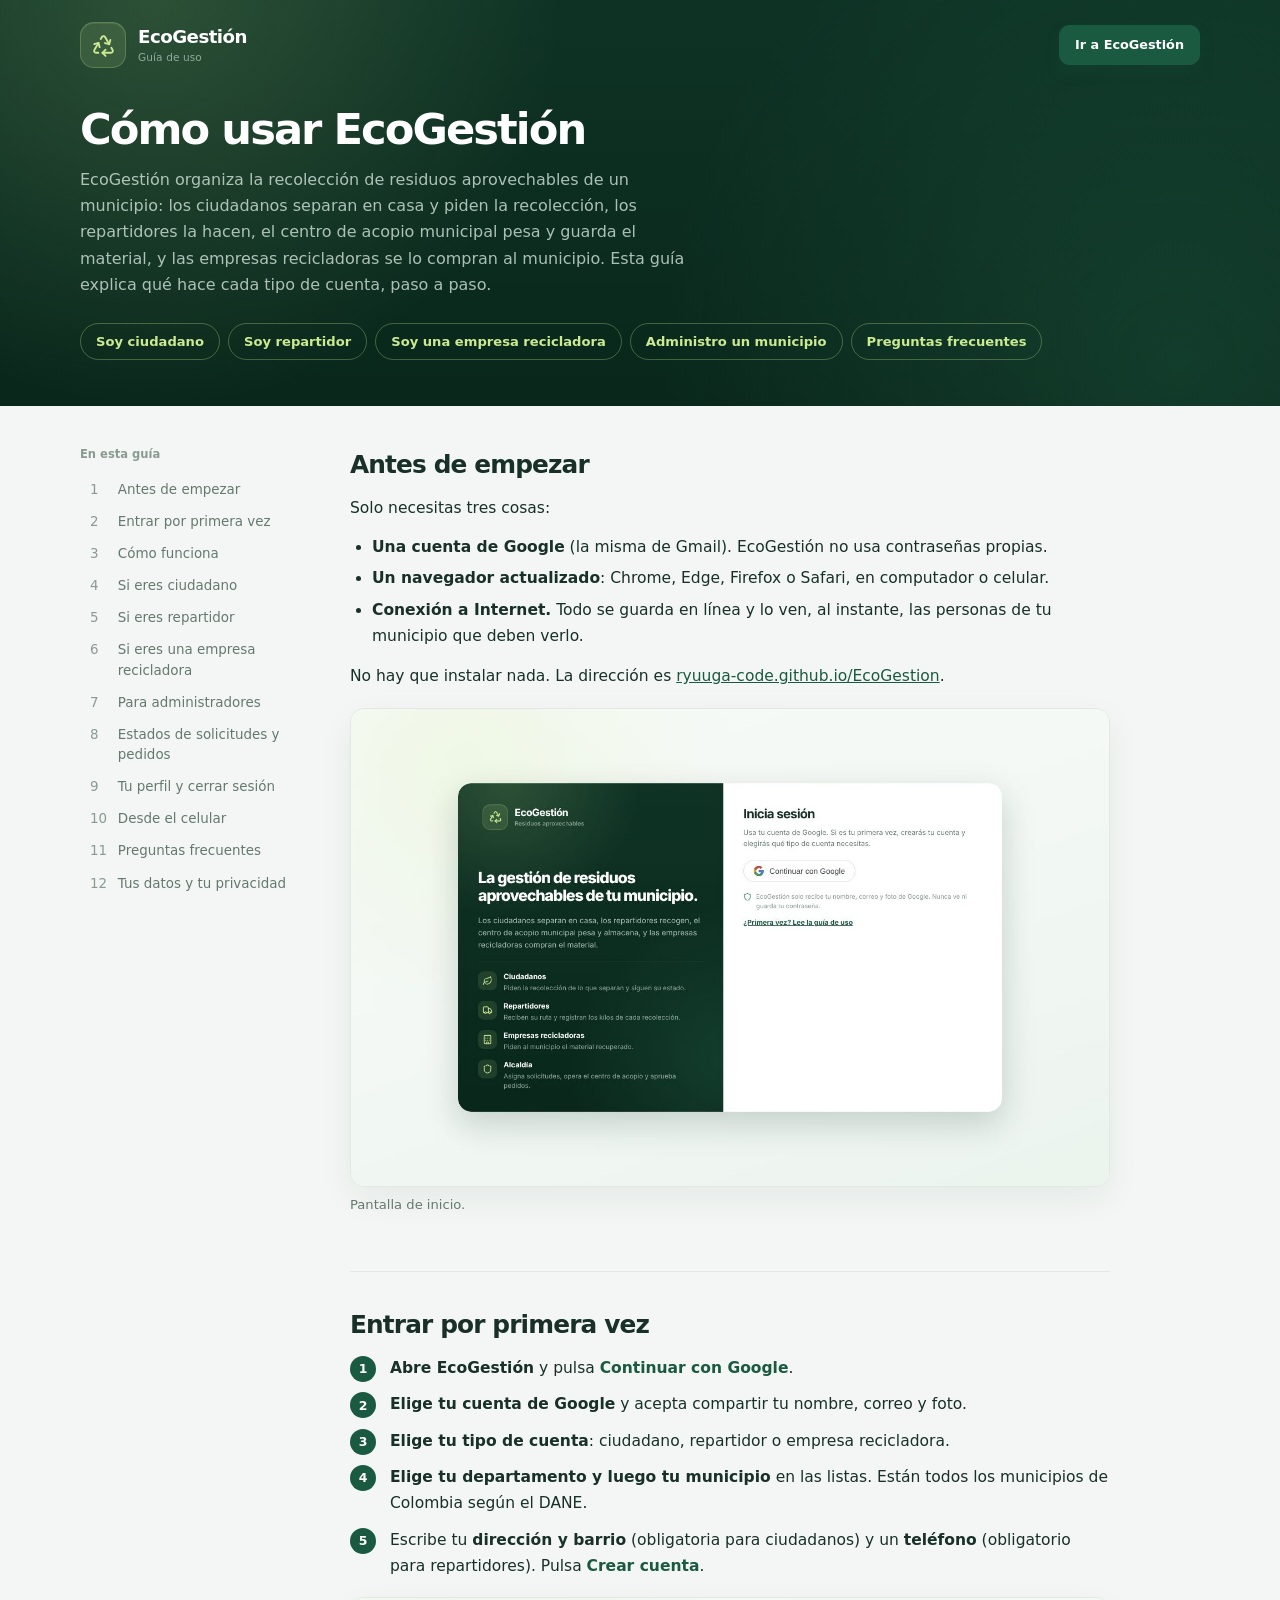
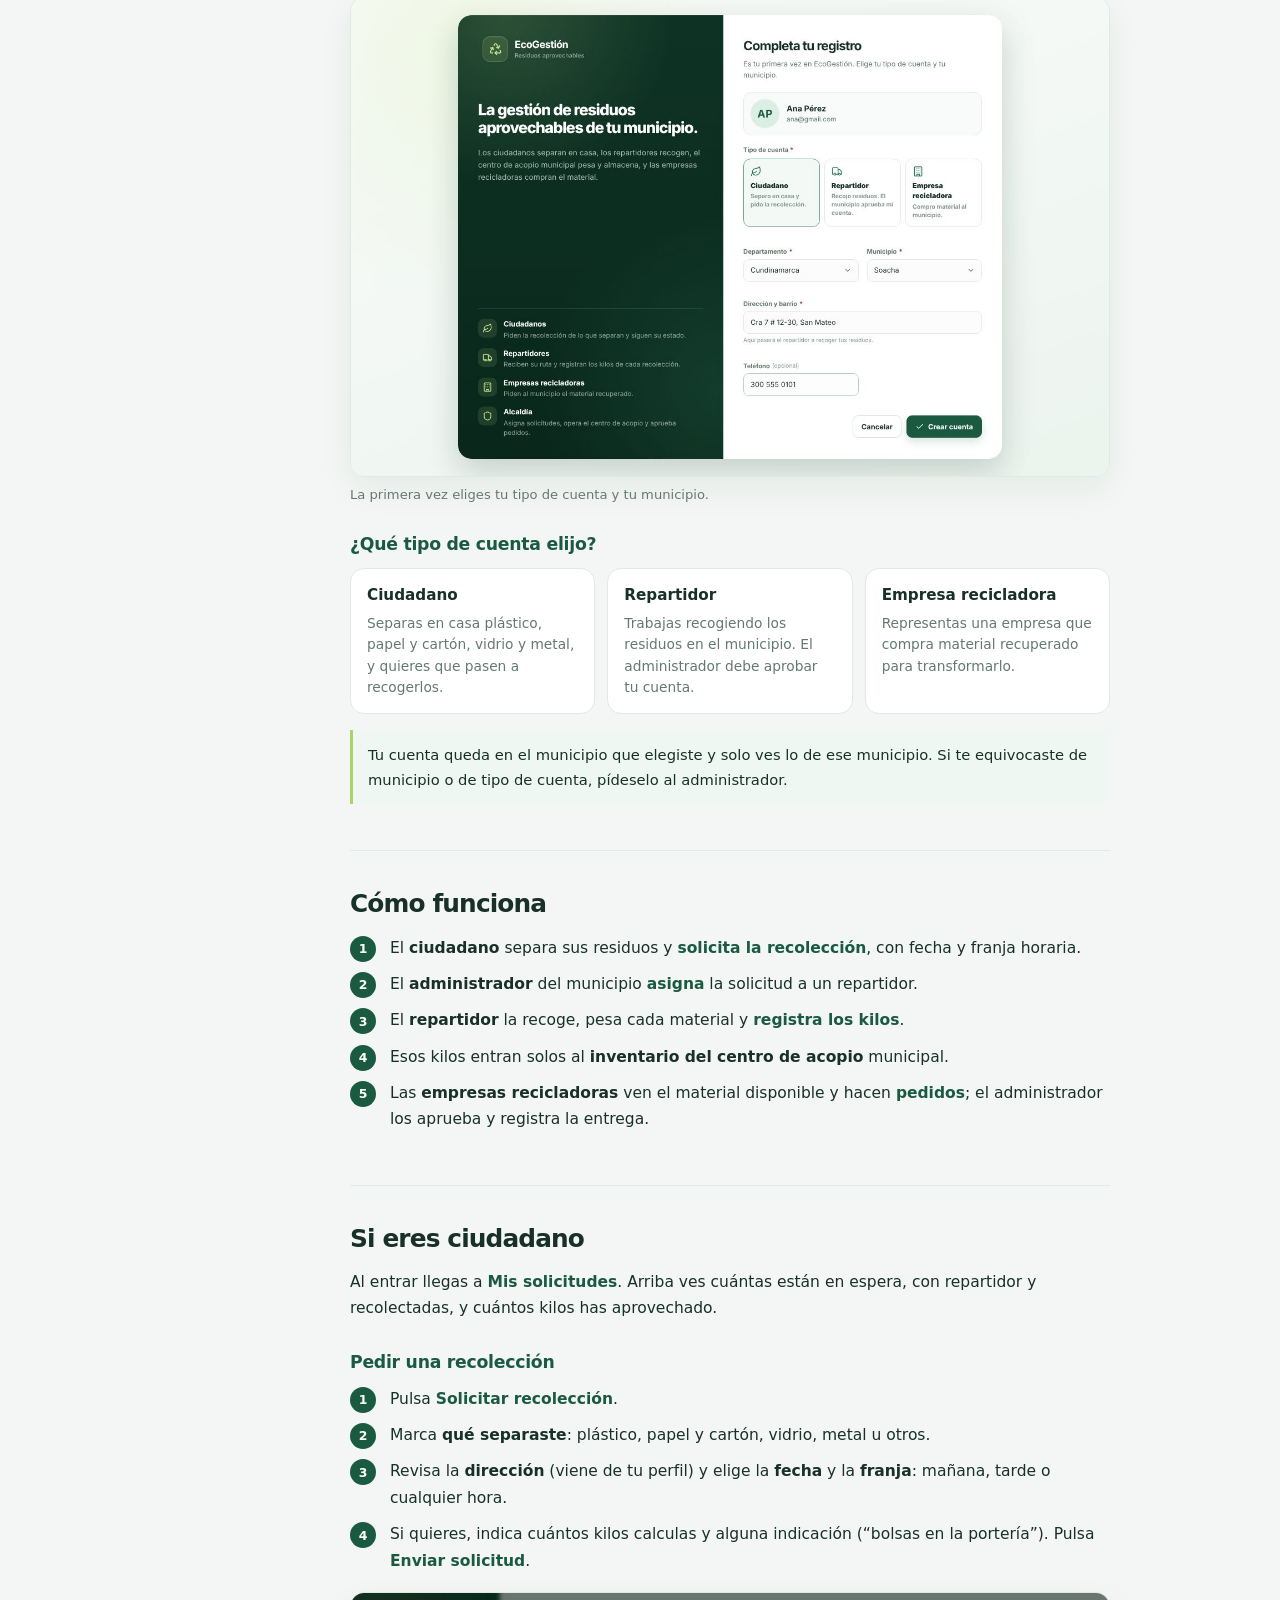
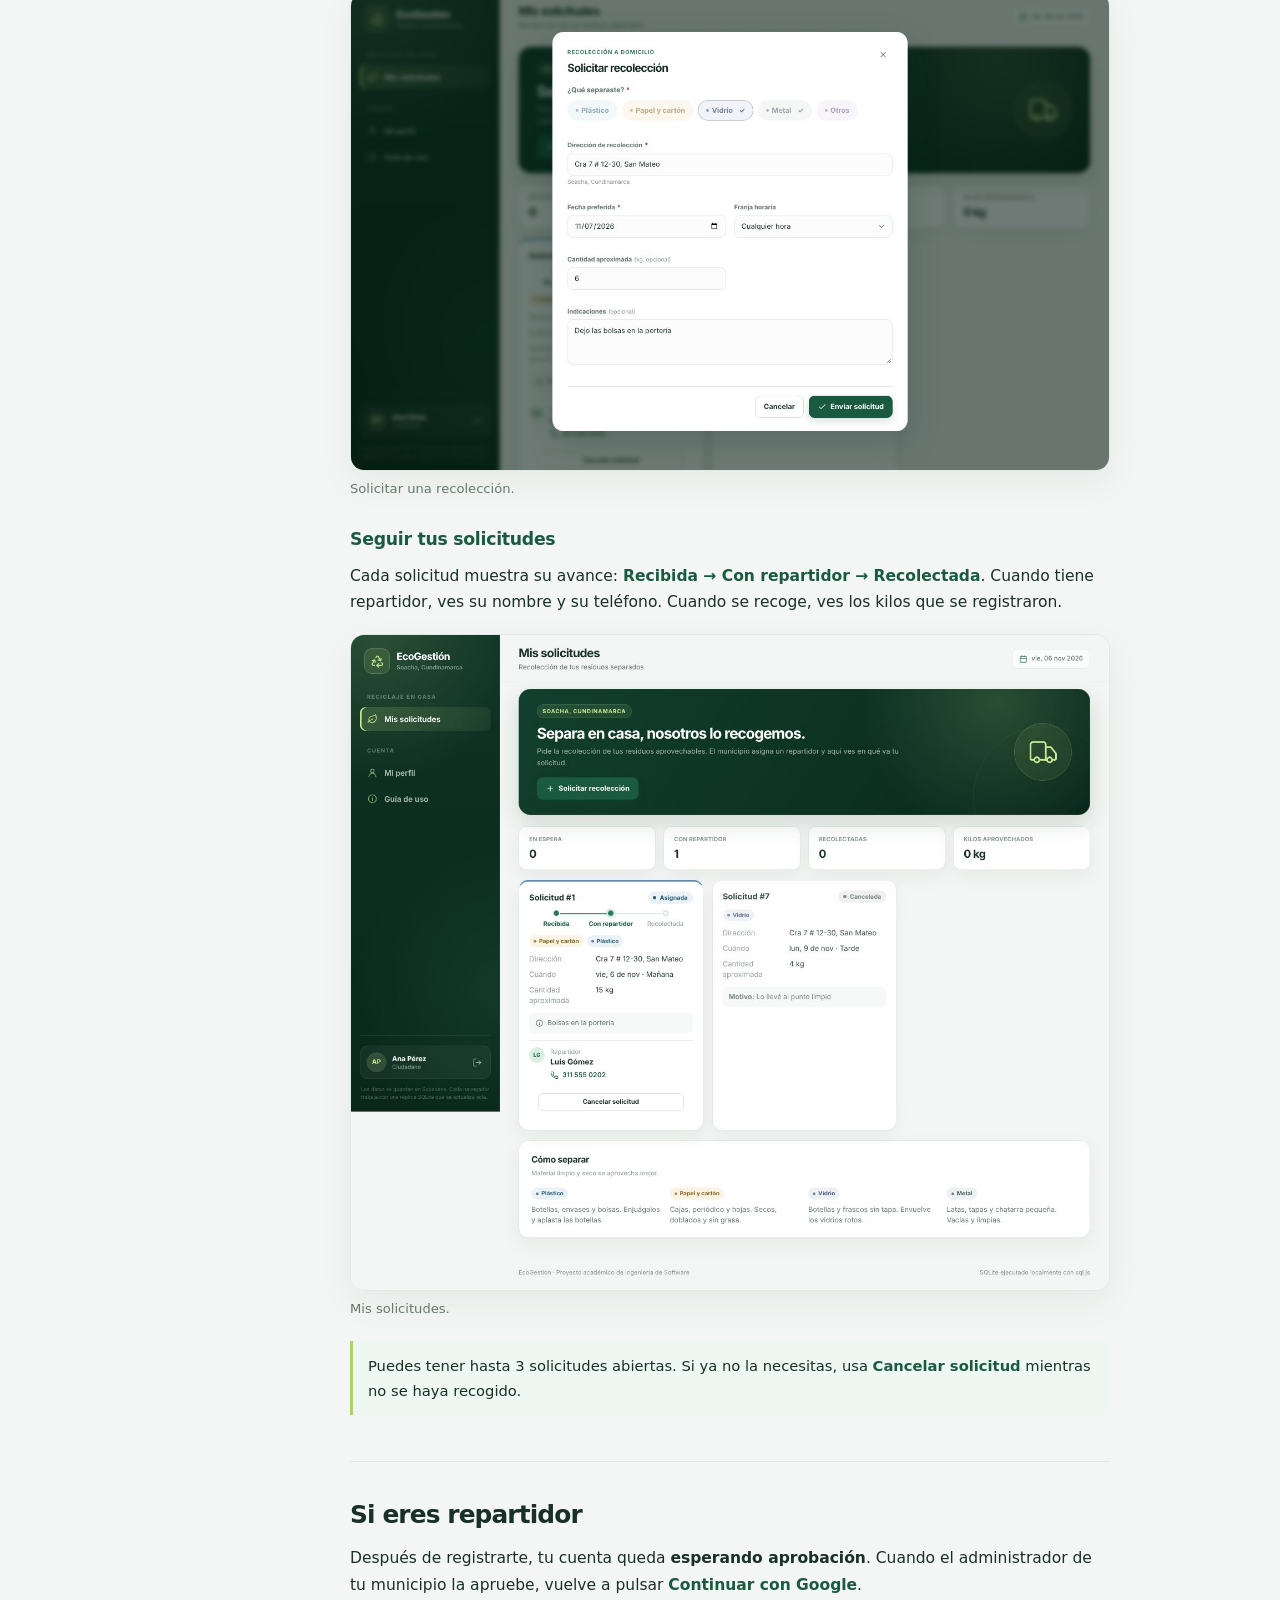
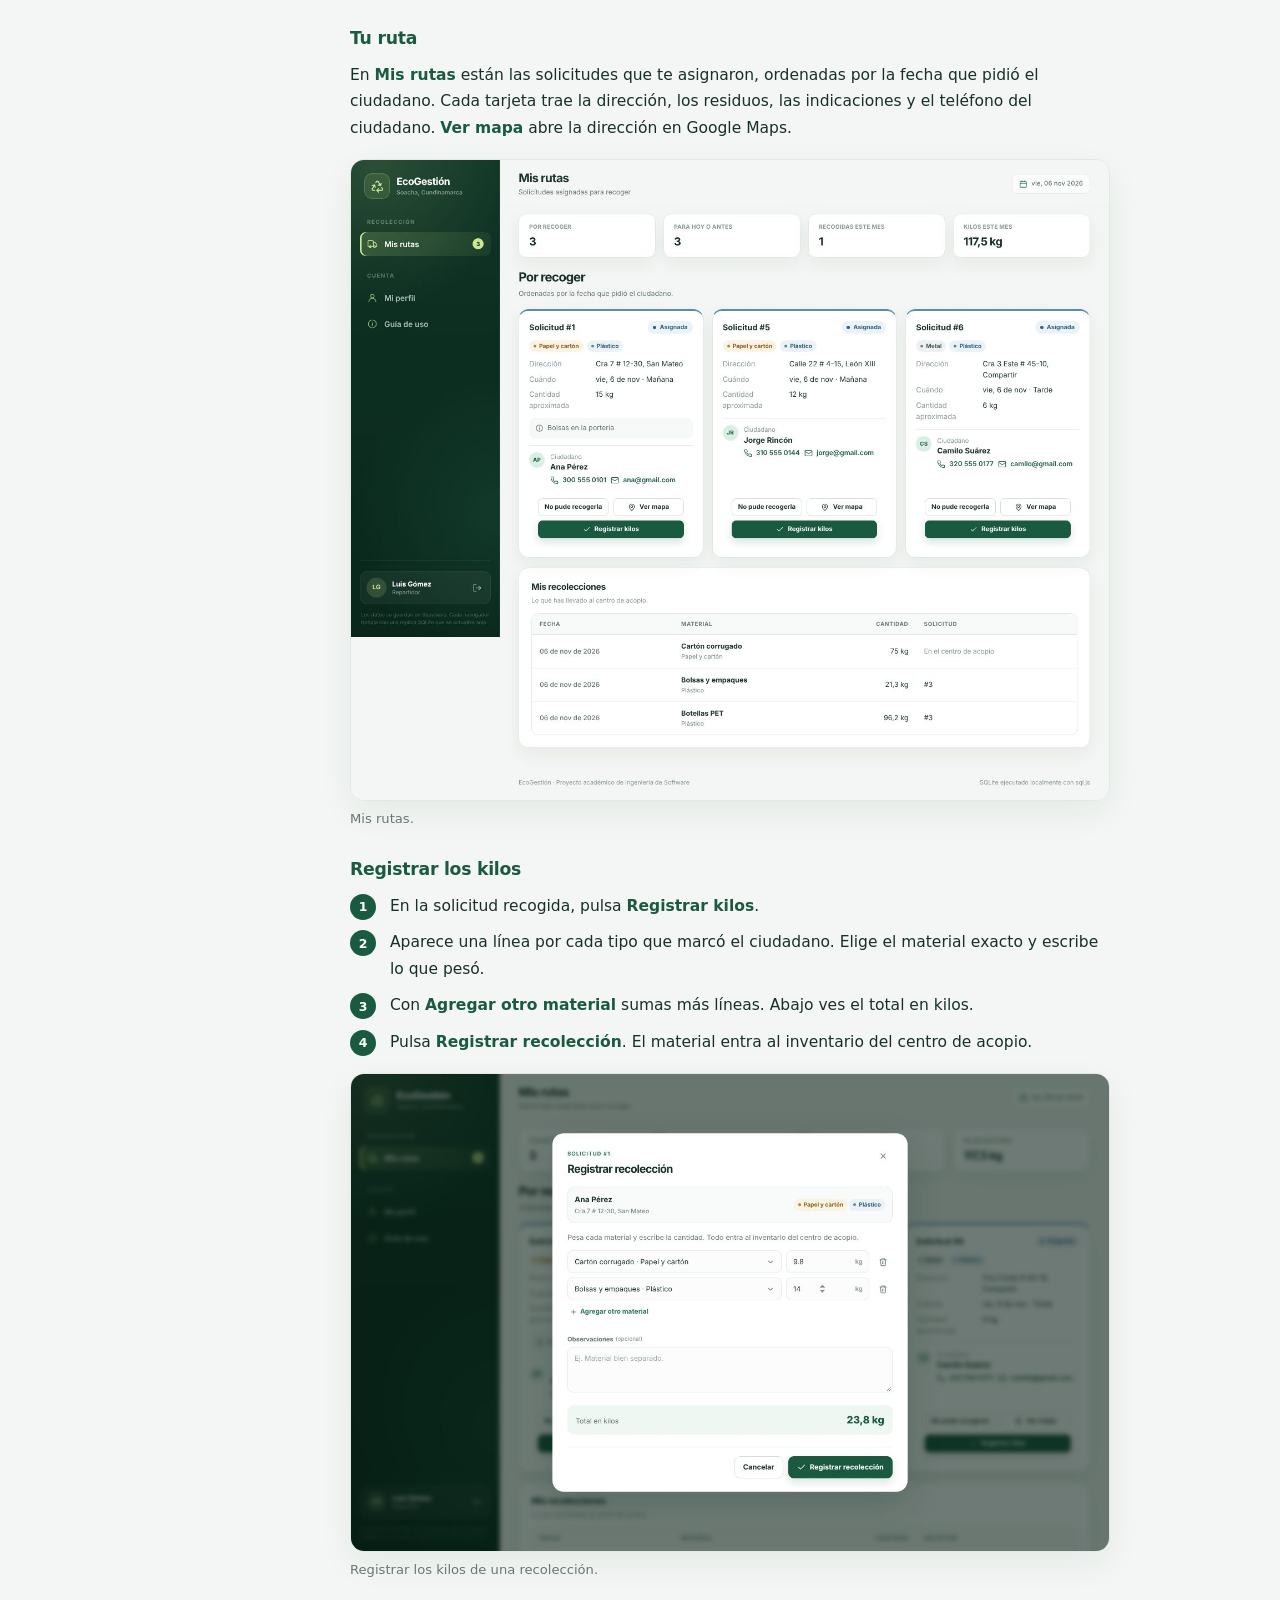
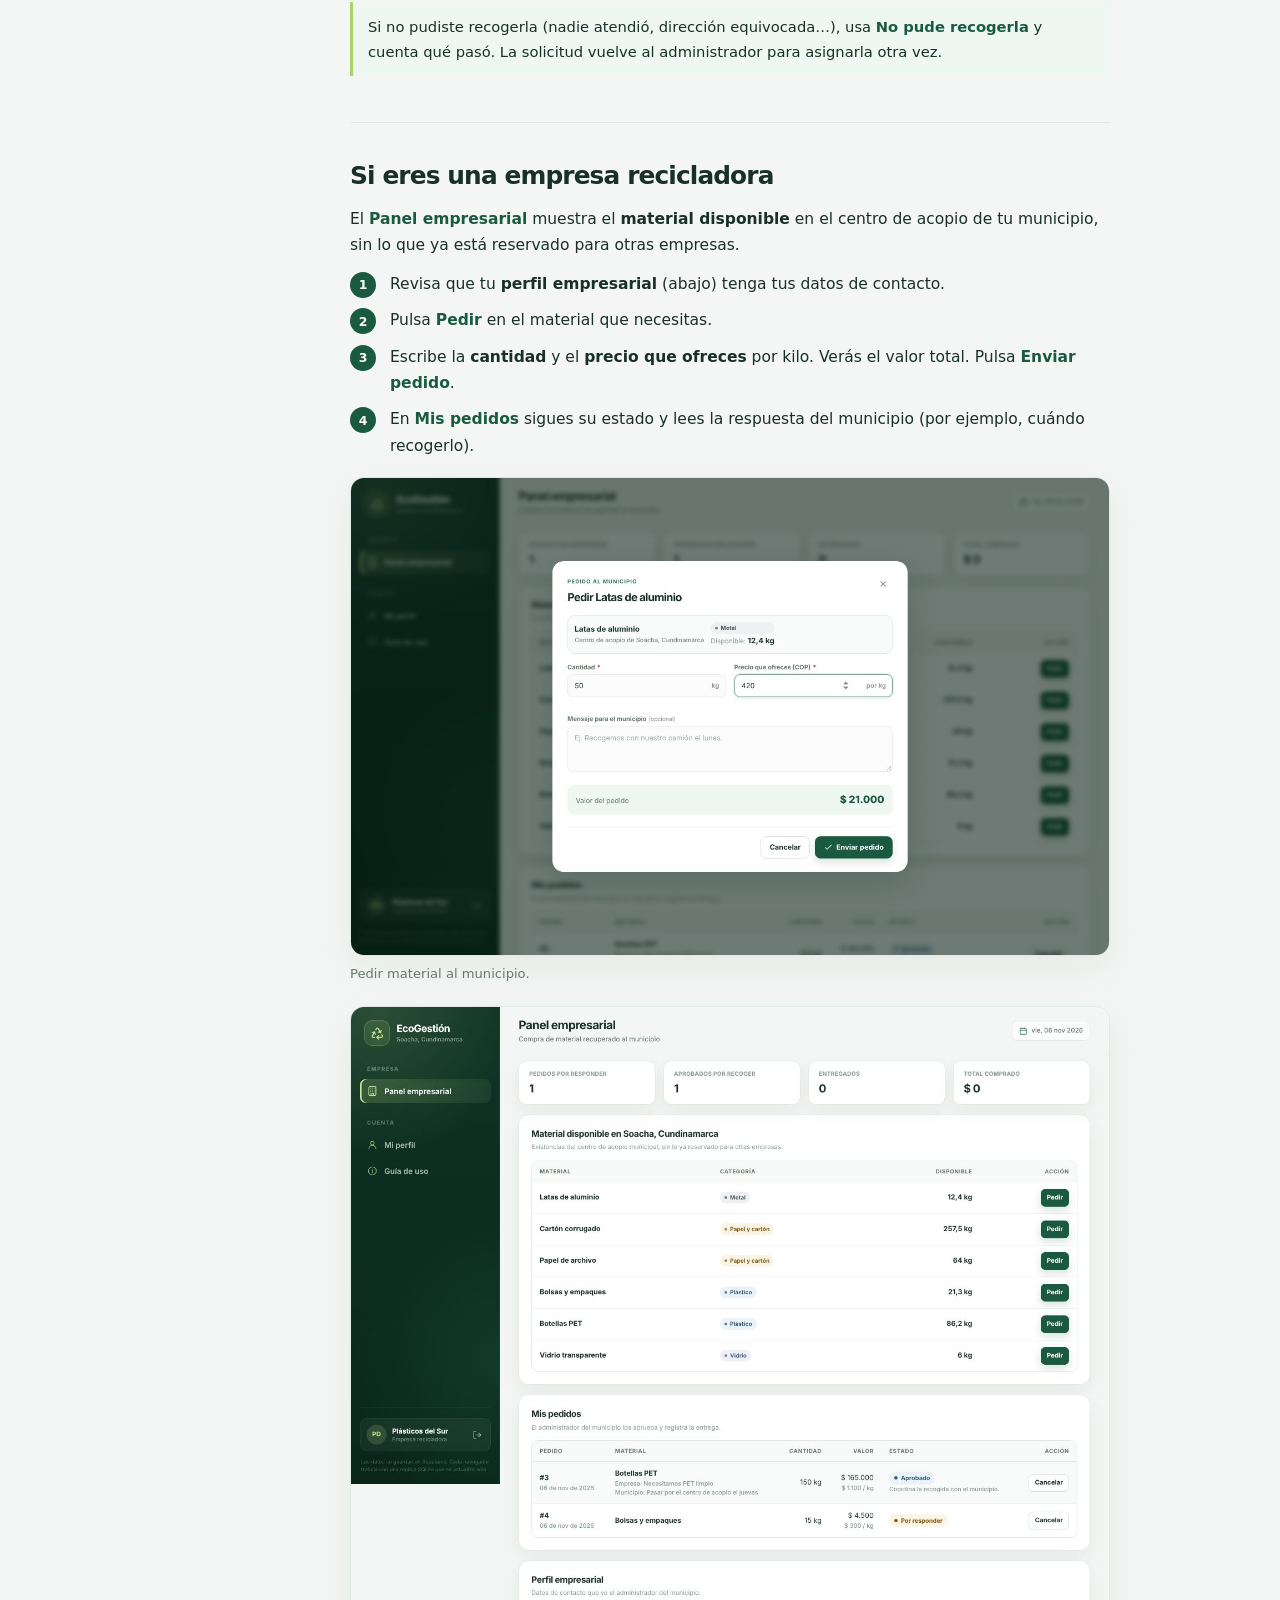
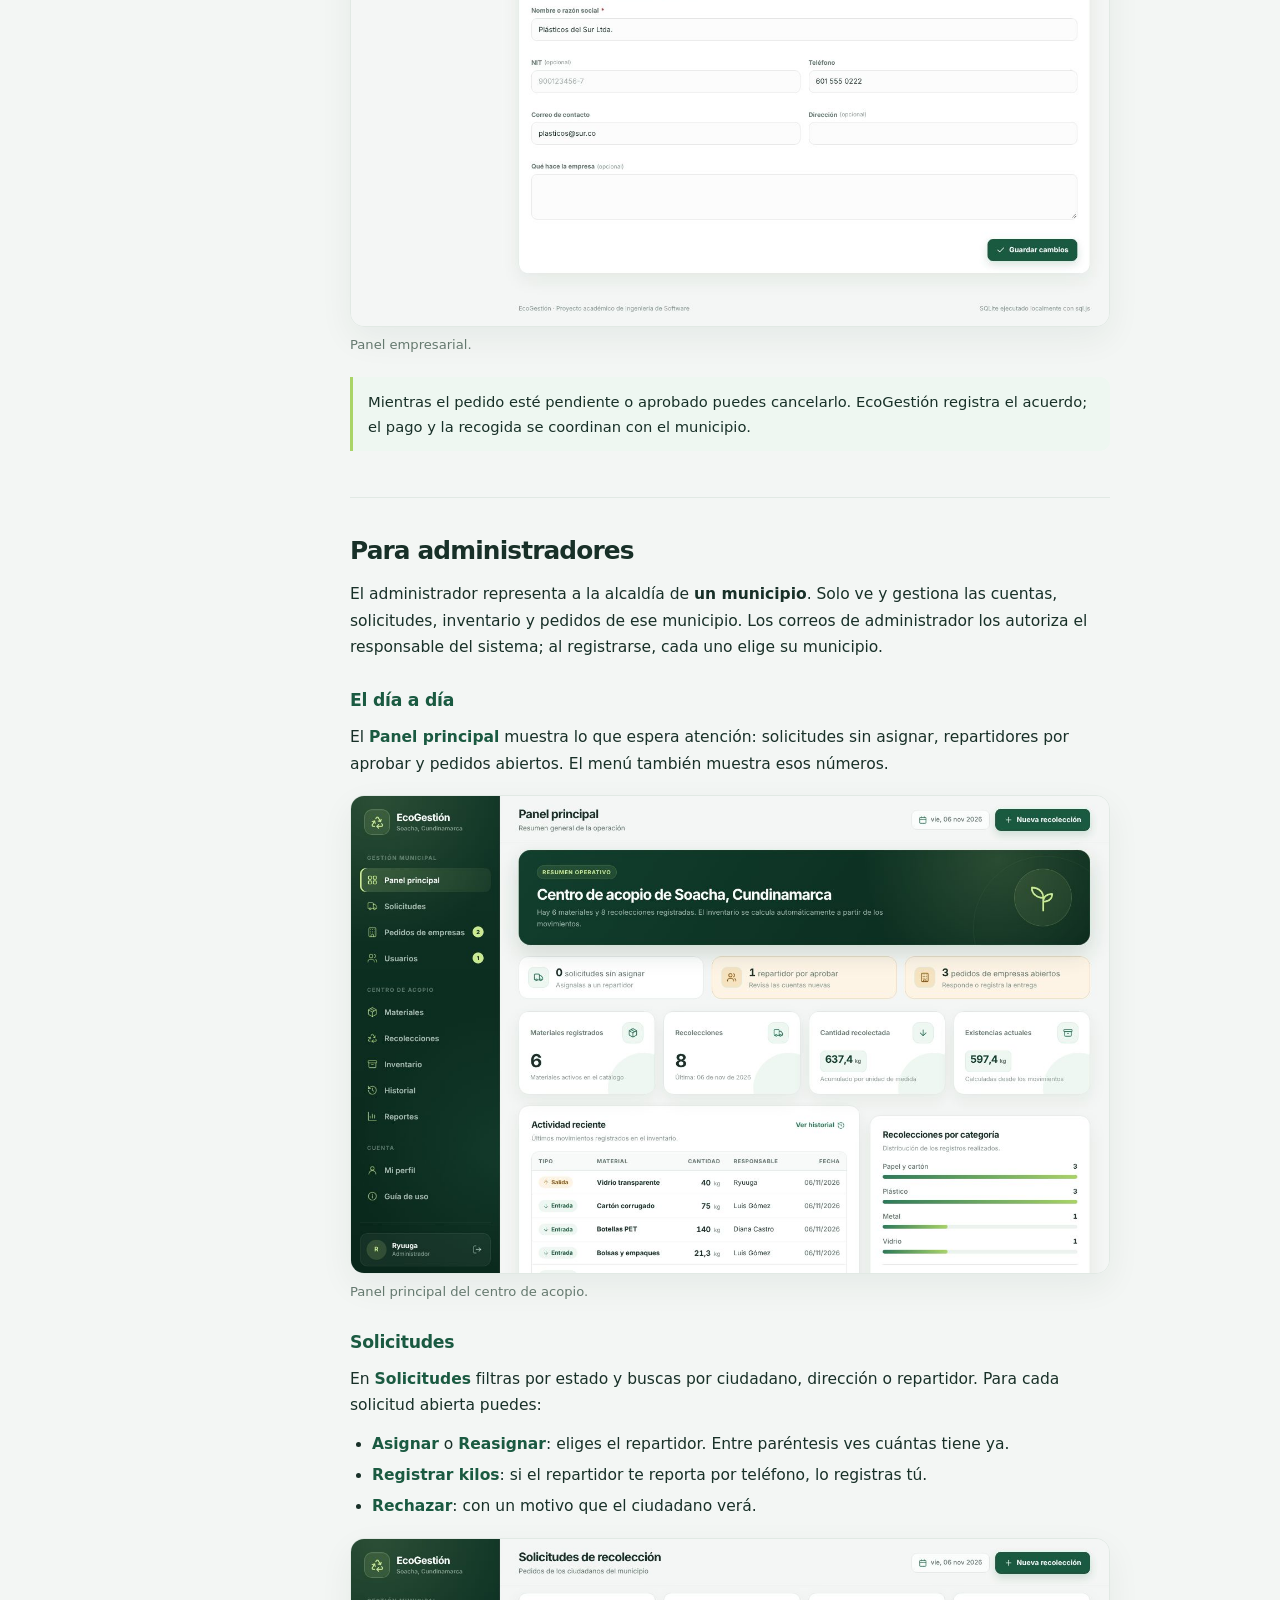
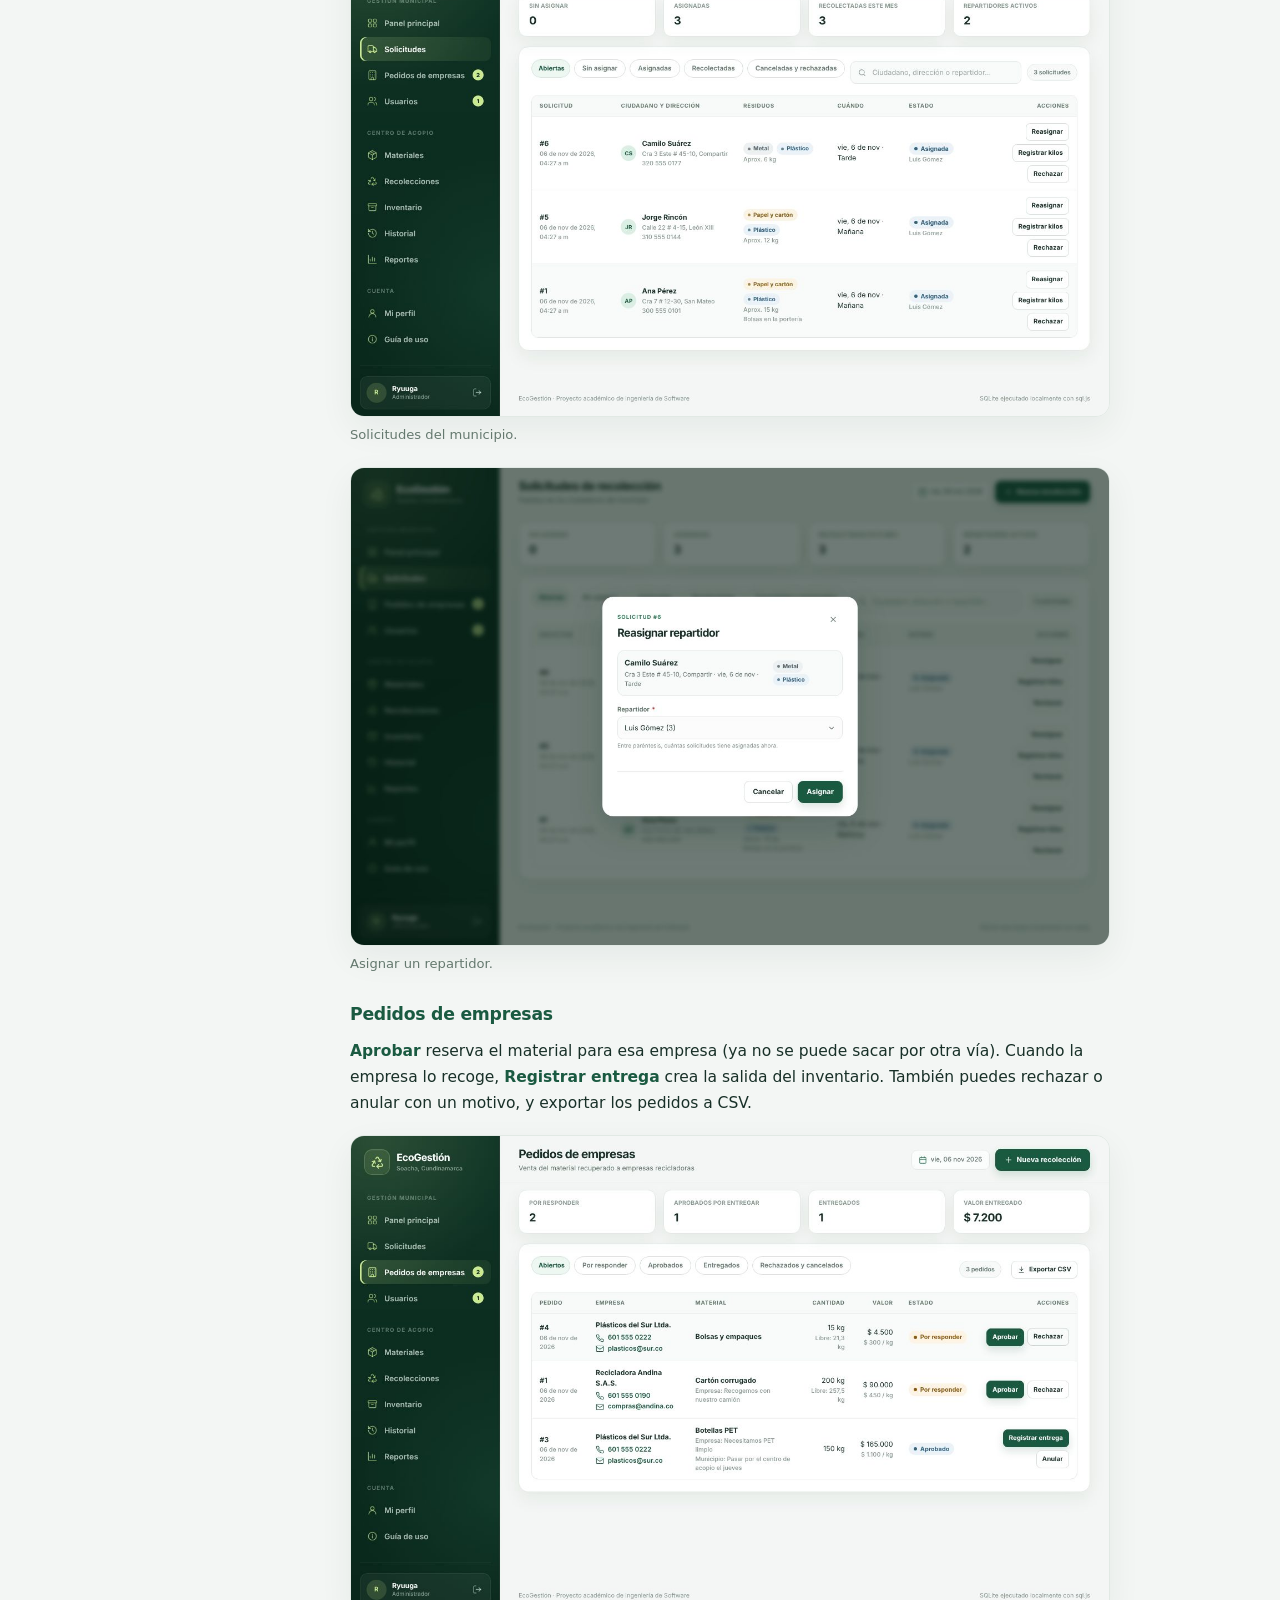
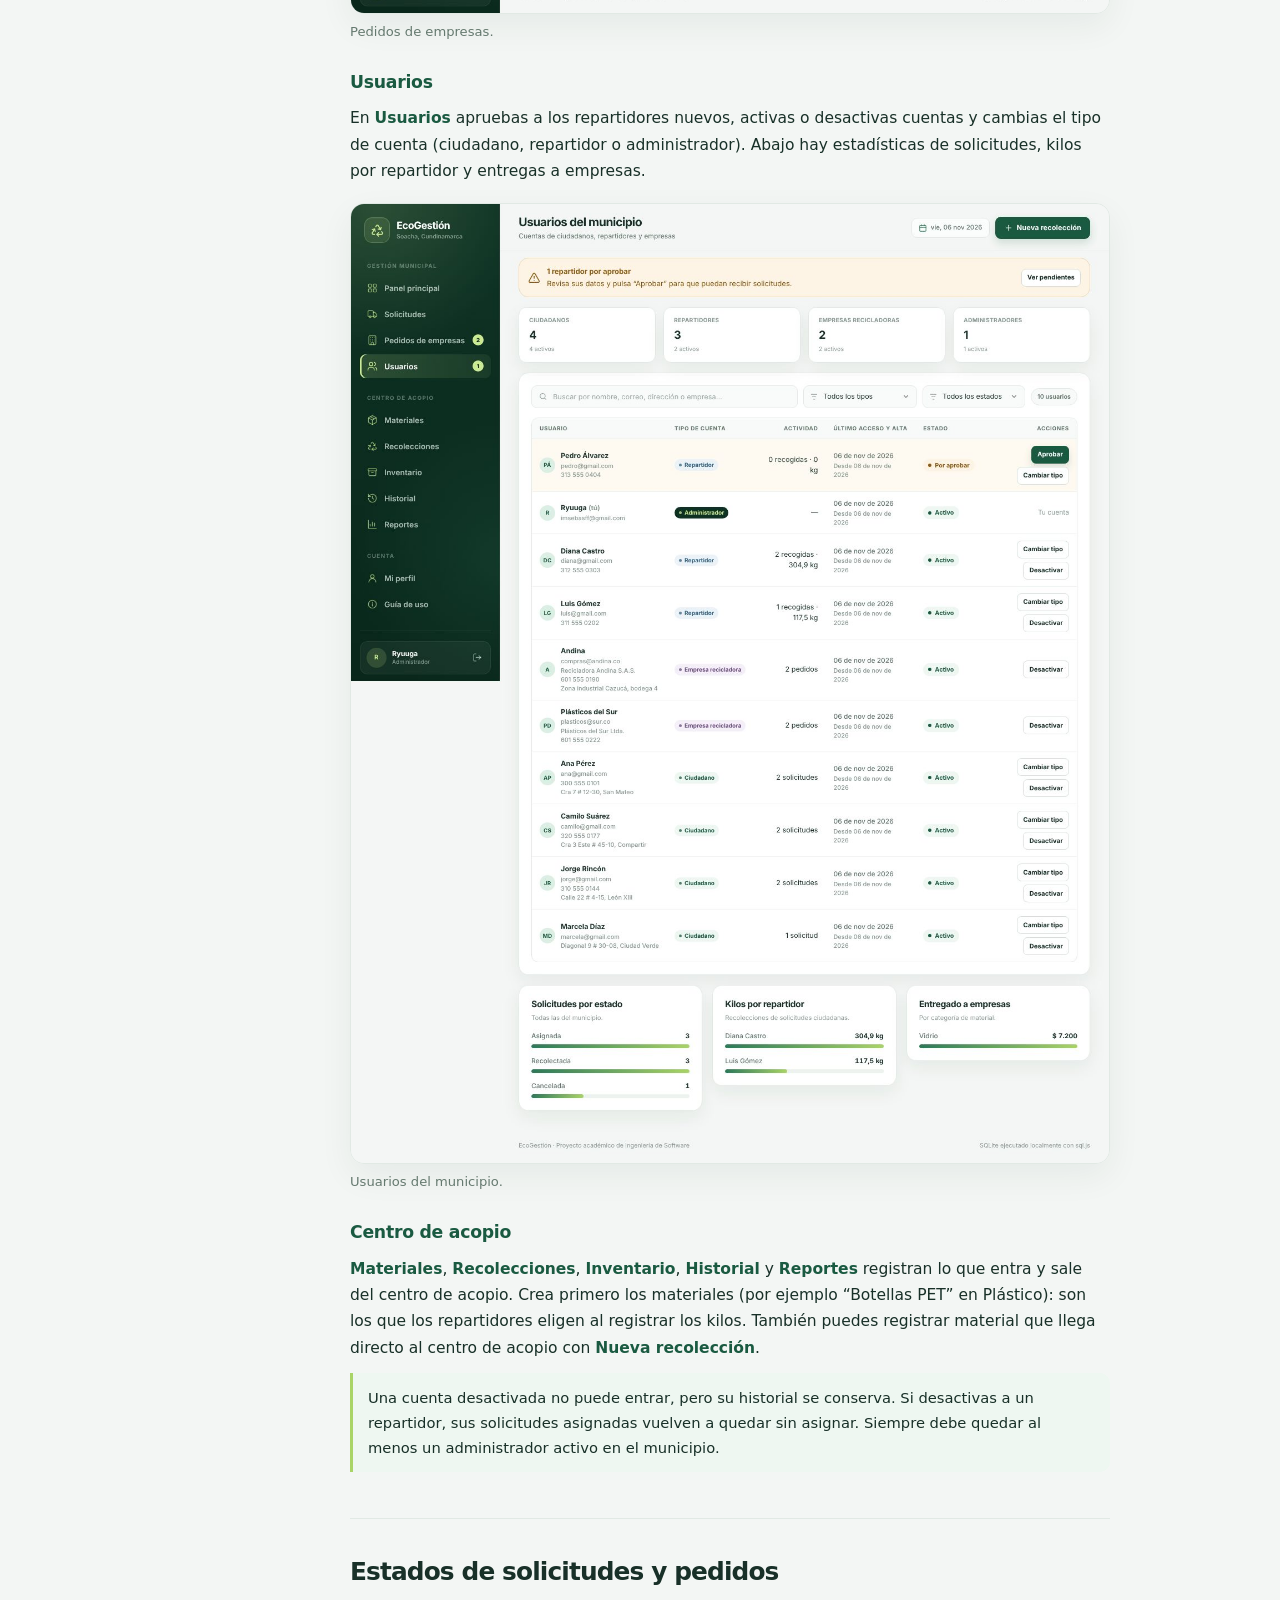
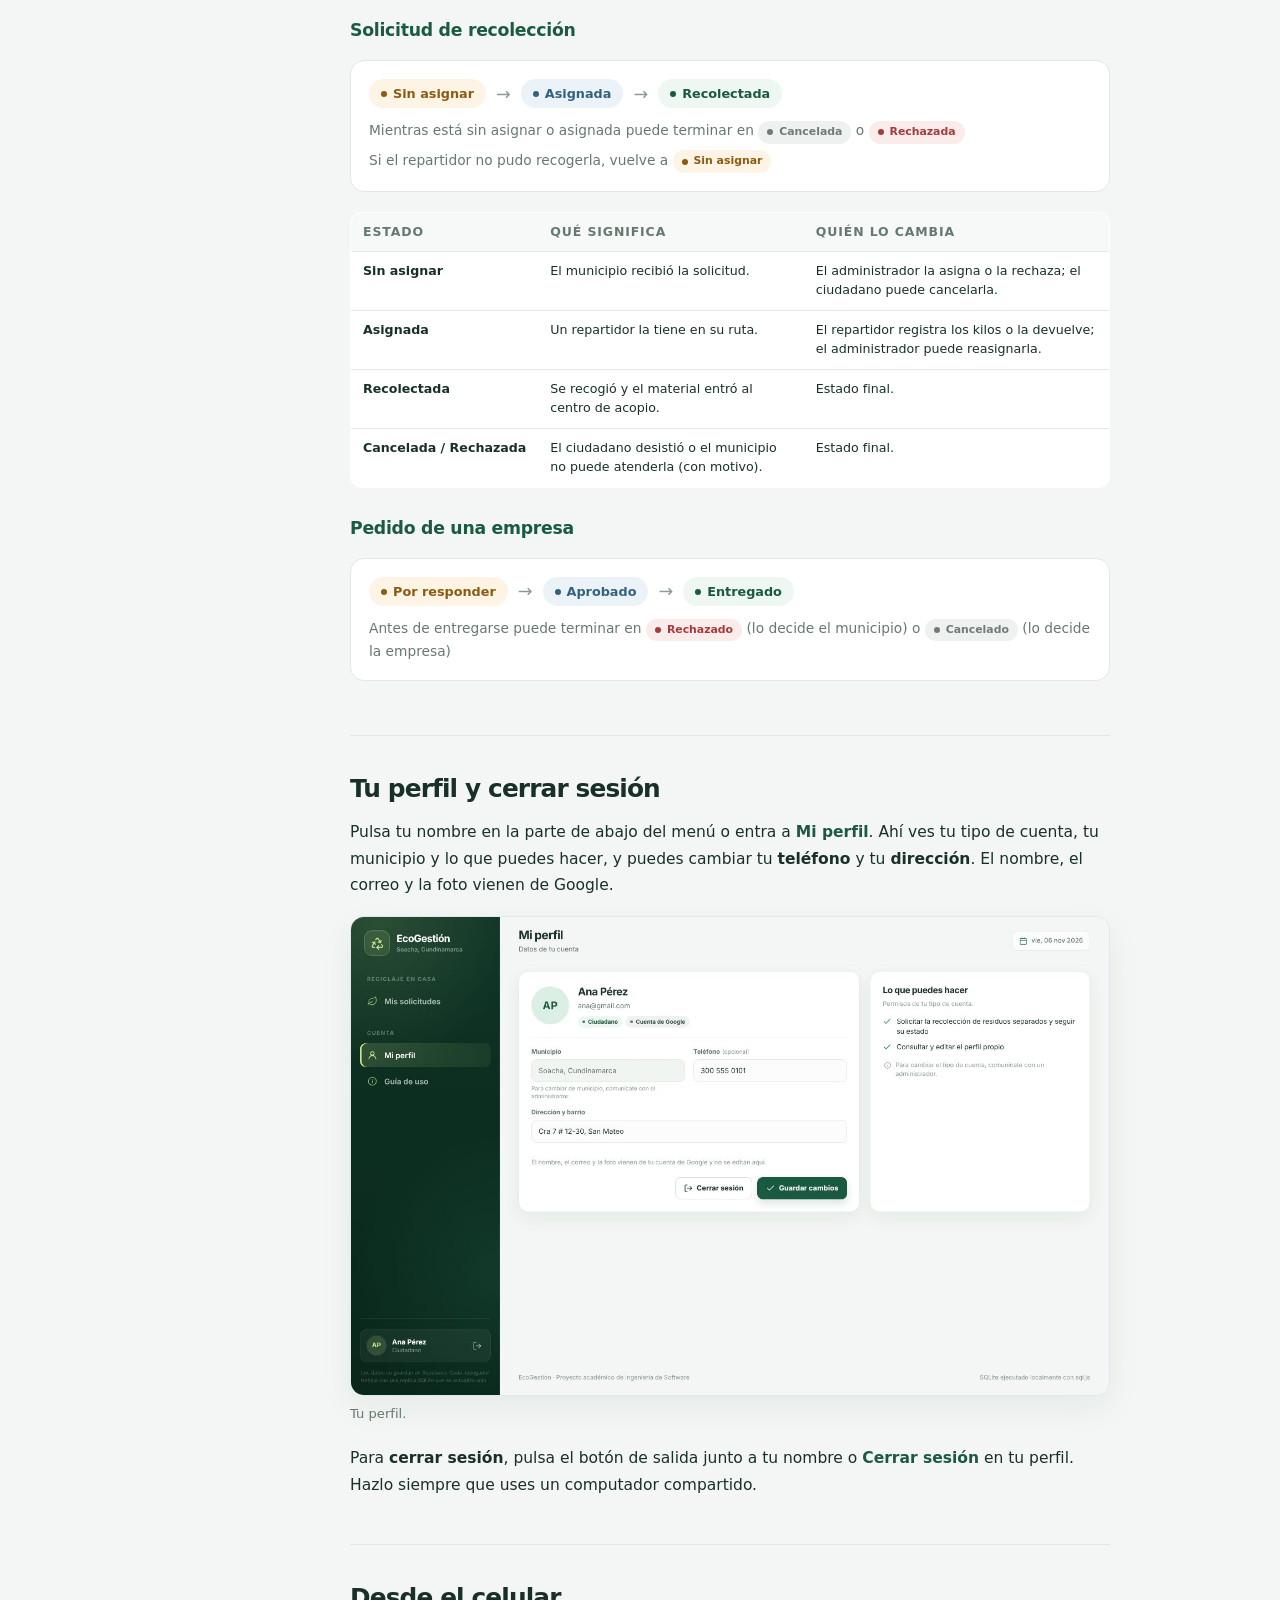
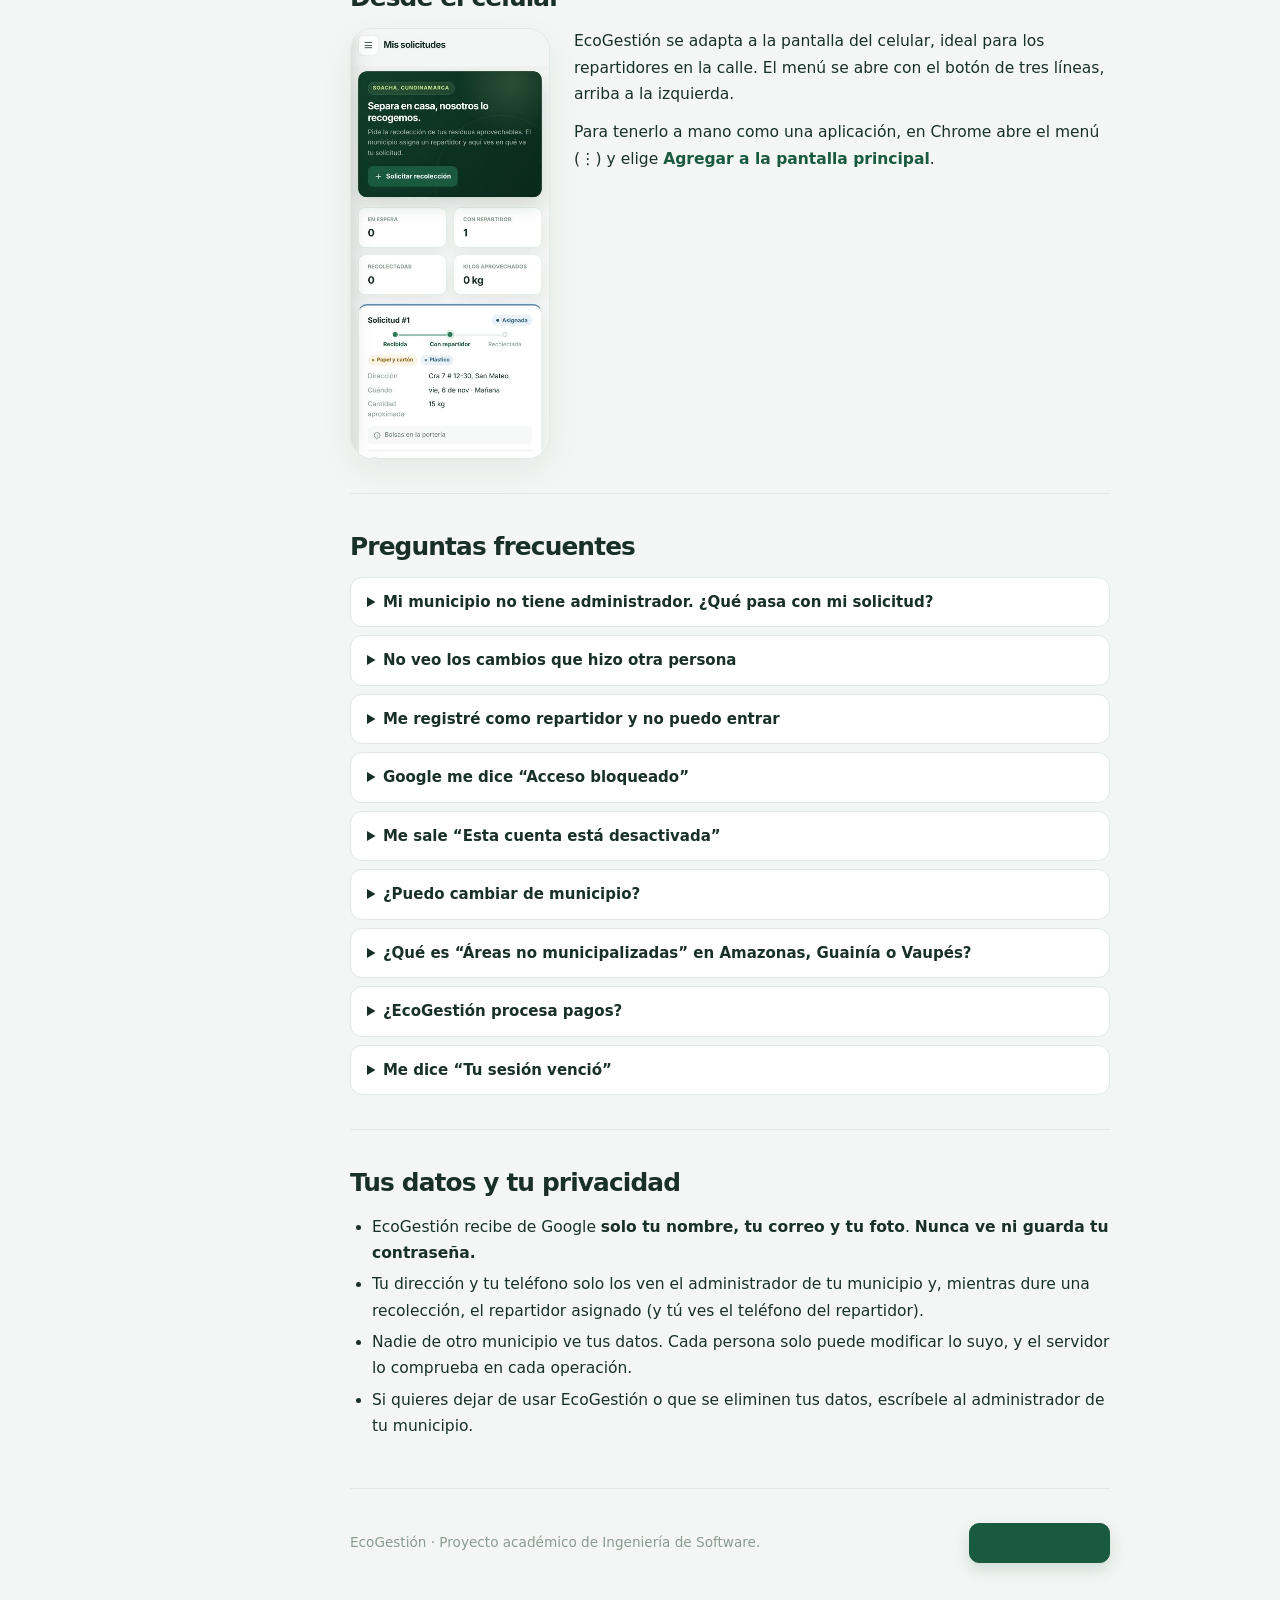
<file: ayuda.html>
<!DOCTYPE html>
<html lang="es">
<head>
    <meta charset="UTF-8">
    <meta name="viewport" content="width=device-width, initial-scale=1.0">
    <meta name="description" content="Guía de uso de EcoGestión: cómo solicitar, recoger, comprar y gestionar los residuos aprovechables de tu municipio.">
    <title>Guía de uso · EcoGestión</title>
    <link rel="stylesheet" href="css/estilos.css">
    <link rel="stylesheet" href="css/componentes.css">
    <link rel="stylesheet" href="css/ayuda.css">
</head>
<body class="pagina-ayuda">
    <a class="saltar-contenido" href="#contenido">Saltar al contenido</a>

    <header class="ayuda-cabecera">
        <div class="ayuda-cabecera-interior">
            <a class="ayuda-marca" href="index.html">
                <span class="marca-icono">
                    <svg class="icono" viewBox="0 0 24 24" aria-hidden="true">
                        <path d="M7 19H4.815a1.83 1.83 0 0 1-1.57-.881 1.785 1.785 0 0 1-.004-1.784L7.196 9.5"/>
                        <path d="M11 19h8.203a1.83 1.83 0 0 0 1.556-.89 1.784 1.784 0 0 0 0-1.775l-1.226-2.12"/>
                        <path d="m14 16-3 3 3 3"/><path d="M8.293 13.596 7.196 9.5 3.1 10.598"/>
                        <path d="m9.344 5.811 1.093-1.892A1.83 1.83 0 0 1 11.985 3a1.784 1.784 0 0 1 1.546.888l3.943 6.843"/>
                        <path d="m13.378 9.633 4.096 1.098 1.097-4.096"/>
                    </svg>
                </span>
                <span class="marca-texto"><strong>EcoGestión</strong><span>Guía de uso</span></span>
            </a>
            <a class="boton boton-primario ayuda-volver" href="index.html">Ir a EcoGestión</a>
        </div>
        <div class="ayuda-portada">
            <h1>Cómo usar EcoGestión</h1>
            <p>EcoGestión organiza la recolección de residuos aprovechables de un municipio: los ciudadanos separan en casa y piden la recolección, los repartidores la hacen, el centro de acopio municipal pesa y guarda el material, y las empresas recicladoras se lo compran al municipio. Esta guía explica qué hace cada tipo de cuenta, paso a paso.</p>
            <nav class="ayuda-atajos" aria-label="Ir directo a">
                <a href="#ciudadano">Soy ciudadano</a>
                <a href="#repartidor">Soy repartidor</a>
                <a href="#empresa">Soy una empresa recicladora</a>
                <a href="#administrador">Administro un municipio</a>
                <a href="#preguntas">Preguntas frecuentes</a>
            </nav>
        </div>
    </header>

    <div class="ayuda-cuerpo">
        <aside class="ayuda-indice" aria-label="Contenido de la guía">
            <p class="ayuda-indice-titulo">En esta guía</p>
            <ol>
                <li><a href="#antes">Antes de empezar</a></li>
                <li><a href="#entrar">Entrar por primera vez</a></li>
                <li><a href="#como-funciona">Cómo funciona</a></li>
                <li><a href="#ciudadano">Si eres ciudadano</a></li>
                <li><a href="#repartidor">Si eres repartidor</a></li>
                <li><a href="#empresa">Si eres una empresa recicladora</a></li>
                <li><a href="#administrador">Para administradores</a></li>
                <li><a href="#estados">Estados de solicitudes y pedidos</a></li>
                <li><a href="#perfil">Tu perfil y cerrar sesión</a></li>
                <li><a href="#celular">Desde el celular</a></li>
                <li><a href="#preguntas">Preguntas frecuentes</a></li>
                <li><a href="#privacidad">Tus datos y tu privacidad</a></li>
            </ol>
        </aside>

        <main class="ayuda-contenido" id="contenido">

            <section id="antes">
                <h2>Antes de empezar</h2>
                <p>Solo necesitas tres cosas:</p>
                <ul>
                    <li><strong>Una cuenta de Google</strong> (la misma de Gmail). EcoGestión no usa contraseñas propias.</li>
                    <li><strong>Un navegador actualizado</strong>: Chrome, Edge, Firefox o Safari, en computador o celular.</li>
                    <li><strong>Conexión a Internet.</strong> Todo se guarda en línea y lo ven, al instante, las personas de tu municipio que deben verlo.</li>
                </ul>
                <p>No hay que instalar nada. La dirección es <a href="https://ryuuga-code.github.io/EcoGestion/">ryuuga-code.github.io/EcoGestion</a>.</p>
                <figure>
                    <a href="img/ayuda/01-acceso.jpg"><img src="img/ayuda/01-acceso.jpg" alt="Pantalla de inicio con el botón Continuar con Google" loading="lazy" width="1366" height="860"></a>
                    <figcaption>Pantalla de inicio.</figcaption>
                </figure>
            </section>

            <section id="entrar">
                <h2>Entrar por primera vez</h2>
                <ol class="pasos">
                    <li><strong>Abre EcoGestión</strong> y pulsa <em>Continuar con Google</em>.</li>
                    <li><strong>Elige tu cuenta de Google</strong> y acepta compartir tu nombre, correo y foto.</li>
                    <li><strong>Elige tu tipo de cuenta</strong>: ciudadano, repartidor o empresa recicladora.</li>
                    <li><strong>Elige tu departamento y luego tu municipio</strong> en las listas. Están todos los municipios de Colombia según el DANE.</li>
                    <li>Escribe tu <strong>dirección y barrio</strong> (obligatoria para ciudadanos) y un <strong>teléfono</strong> (obligatorio para repartidores). Pulsa <em>Crear cuenta</em>.</li>
                </ol>
                <figure>
                    <a href="img/ayuda/02-registro.jpg"><img src="img/ayuda/02-registro.jpg" alt="Formulario de registro con los tipos de cuenta y las listas de departamento y municipio" loading="lazy" width="1366" height="860"></a>
                    <figcaption>La primera vez eliges tu tipo de cuenta y tu municipio.</figcaption>
                </figure>

                <h3>¿Qué tipo de cuenta elijo?</h3>
                <div class="tipos-cuenta">
                    <div class="tipo-cuenta">
                        <strong>Ciudadano</strong>
                        <p>Separas en casa plástico, papel y cartón, vidrio y metal, y quieres que pasen a recogerlos.</p>
                    </div>
                    <div class="tipo-cuenta">
                        <strong>Repartidor</strong>
                        <p>Trabajas recogiendo los residuos en el municipio. El administrador debe aprobar tu cuenta.</p>
                    </div>
                    <div class="tipo-cuenta">
                        <strong>Empresa recicladora</strong>
                        <p>Representas una empresa que compra material recuperado para transformarlo.</p>
                    </div>
                </div>
                <p class="nota">Tu cuenta queda en el municipio que elegiste y solo ves lo de ese municipio. Si te equivocaste de municipio o de tipo de cuenta, pídeselo al administrador.</p>
            </section>

            <section id="como-funciona">
                <h2>Cómo funciona</h2>
                <ol class="pasos">
                    <li>El <strong>ciudadano</strong> separa sus residuos y <em>solicita la recolección</em>, con fecha y franja horaria.</li>
                    <li>El <strong>administrador</strong> del municipio <em>asigna</em> la solicitud a un repartidor.</li>
                    <li>El <strong>repartidor</strong> la recoge, pesa cada material y <em>registra los kilos</em>.</li>
                    <li>Esos kilos entran solos al <strong>inventario del centro de acopio</strong> municipal.</li>
                    <li>Las <strong>empresas recicladoras</strong> ven el material disponible y hacen <em>pedidos</em>; el administrador los aprueba y registra la entrega.</li>
                </ol>
            </section>

            <section id="ciudadano">
                <h2>Si eres ciudadano</h2>
                <p>Al entrar llegas a <em>Mis solicitudes</em>. Arriba ves cuántas están en espera, con repartidor y recolectadas, y cuántos kilos has aprovechado.</p>
                <h3>Pedir una recolección</h3>
                <ol class="pasos">
                    <li>Pulsa <em>Solicitar recolección</em>.</li>
                    <li>Marca <strong>qué separaste</strong>: plástico, papel y cartón, vidrio, metal u otros.</li>
                    <li>Revisa la <strong>dirección</strong> (viene de tu perfil) y elige la <strong>fecha</strong> y la <strong>franja</strong>: mañana, tarde o cualquier hora.</li>
                    <li>Si quieres, indica cuántos kilos calculas y alguna indicación (“bolsas en la portería”). Pulsa <em>Enviar solicitud</em>.</li>
                </ol>
                <figure>
                    <a href="img/ayuda/04-nueva-solicitud.jpg"><img src="img/ayuda/04-nueva-solicitud.jpg" alt="Formulario para solicitar una recolección con tipos de residuo, dirección, fecha y franja" loading="lazy" width="1366" height="860"></a>
                    <figcaption>Solicitar una recolección.</figcaption>
                </figure>
                <h3>Seguir tus solicitudes</h3>
                <p>Cada solicitud muestra su avance: <em>Recibida → Con repartidor → Recolectada</em>. Cuando tiene repartidor, ves su nombre y su teléfono. Cuando se recoge, ves los kilos que se registraron.</p>
                <figure>
                    <a href="img/ayuda/03-ciudadano.jpg"><img src="img/ayuda/03-ciudadano.jpg" alt="Vista Mis solicitudes con una solicitud asignada a un repartidor y la guía de separación" loading="lazy" width="1366" height="1182"></a>
                    <figcaption>Mis solicitudes.</figcaption>
                </figure>
                <p class="nota">Puedes tener hasta 3 solicitudes abiertas. Si ya no la necesitas, usa <em>Cancelar solicitud</em> mientras no se haya recogido.</p>
            </section>

            <section id="repartidor">
                <h2>Si eres repartidor</h2>
                <p>Después de registrarte, tu cuenta queda <strong>esperando aprobación</strong>. Cuando el administrador de tu municipio la apruebe, vuelve a pulsar <em>Continuar con Google</em>.</p>
                <h3>Tu ruta</h3>
                <p>En <em>Mis rutas</em> están las solicitudes que te asignaron, ordenadas por la fecha que pidió el ciudadano. Cada tarjeta trae la dirección, los residuos, las indicaciones y el teléfono del ciudadano. <em>Ver mapa</em> abre la dirección en Google Maps.</p>
                <figure>
                    <a href="img/ayuda/05-repartidor.jpg"><img src="img/ayuda/05-repartidor.jpg" alt="Vista Mis rutas con tres solicitudes asignadas y el historial de recolecciones" loading="lazy" width="1366" height="1154"></a>
                    <figcaption>Mis rutas.</figcaption>
                </figure>
                <h3>Registrar los kilos</h3>
                <ol class="pasos">
                    <li>En la solicitud recogida, pulsa <em>Registrar kilos</em>.</li>
                    <li>Aparece una línea por cada tipo que marcó el ciudadano. Elige el material exacto y escribe lo que pesó.</li>
                    <li>Con <em>Agregar otro material</em> sumas más líneas. Abajo ves el total en kilos.</li>
                    <li>Pulsa <em>Registrar recolección</em>. El material entra al inventario del centro de acopio.</li>
                </ol>
                <figure>
                    <a href="img/ayuda/06-registrar-kilos.jpg"><img src="img/ayuda/06-registrar-kilos.jpg" alt="Formulario para registrar los kilos de cada material recogido" loading="lazy" width="1366" height="860"></a>
                    <figcaption>Registrar los kilos de una recolección.</figcaption>
                </figure>
                <p class="nota">Si no pudiste recogerla (nadie atendió, dirección equivocada…), usa <em>No pude recogerla</em> y cuenta qué pasó. La solicitud vuelve al administrador para asignarla otra vez.</p>
            </section>

            <section id="empresa">
                <h2>Si eres una empresa recicladora</h2>
                <p>El <em>Panel empresarial</em> muestra el <strong>material disponible</strong> en el centro de acopio de tu municipio, sin lo que ya está reservado para otras empresas.</p>
                <ol class="pasos">
                    <li>Revisa que tu <strong>perfil empresarial</strong> (abajo) tenga tus datos de contacto.</li>
                    <li>Pulsa <em>Pedir</em> en el material que necesitas.</li>
                    <li>Escribe la <strong>cantidad</strong> y el <strong>precio que ofreces</strong> por kilo. Verás el valor total. Pulsa <em>Enviar pedido</em>.</li>
                    <li>En <em>Mis pedidos</em> sigues su estado y lees la respuesta del municipio (por ejemplo, cuándo recogerlo).</li>
                </ol>
                <figure>
                    <a href="img/ayuda/12-pedido.jpg"><img src="img/ayuda/12-pedido.jpg" alt="Formulario de pedido con cantidad, precio y valor total" loading="lazy" width="1366" height="860"></a>
                    <figcaption>Pedir material al municipio.</figcaption>
                </figure>
                <figure>
                    <a href="img/ayuda/11-empresa.jpg"><img src="img/ayuda/11-empresa.jpg" alt="Panel empresarial con material disponible, pedidos y perfil de la empresa" loading="lazy" width="1366" height="1657"></a>
                    <figcaption>Panel empresarial.</figcaption>
                </figure>
                <p class="nota">Mientras el pedido esté pendiente o aprobado puedes cancelarlo. EcoGestión registra el acuerdo; el pago y la recogida se coordinan con el municipio.</p>
            </section>

            <section id="administrador">
                <h2>Para administradores</h2>
                <p>El administrador representa a la alcaldía de <strong>un municipio</strong>. Solo ve y gestiona las cuentas, solicitudes, inventario y pedidos de ese municipio. Los correos de administrador los autoriza el responsable del sistema; al registrarse, cada uno elige su municipio.</p>
                <h3>El día a día</h3>
                <p>El <em>Panel principal</em> muestra lo que espera atención: solicitudes sin asignar, repartidores por aprobar y pedidos abiertos. El menú también muestra esos números.</p>
                <figure>
                    <a href="img/ayuda/07-admin-panel.jpg"><img src="img/ayuda/07-admin-panel.jpg" alt="Panel principal con tareas pendientes e indicadores del centro de acopio" loading="lazy" width="1366" height="860"></a>
                    <figcaption>Panel principal del centro de acopio.</figcaption>
                </figure>
                <h3>Solicitudes</h3>
                <p>En <em>Solicitudes</em> filtras por estado y buscas por ciudadano, dirección o repartidor. Para cada solicitud abierta puedes:</p>
                <ul>
                    <li><em>Asignar</em> o <em>Reasignar</em>: eliges el repartidor. Entre paréntesis ves cuántas tiene ya.</li>
                    <li><em>Registrar kilos</em>: si el repartidor te reporta por teléfono, lo registras tú.</li>
                    <li><em>Rechazar</em>: con un motivo que el ciudadano verá.</li>
                </ul>
                <figure>
                    <a href="img/ayuda/08-admin-solicitudes.jpg"><img src="img/ayuda/08-admin-solicitudes.jpg" alt="Tabla de solicitudes del municipio con botones Reasignar, Registrar kilos y Rechazar" loading="lazy" width="1366" height="860"></a>
                    <figcaption>Solicitudes del municipio.</figcaption>
                </figure>
                <figure>
                    <a href="img/ayuda/09-asignar.jpg"><img src="img/ayuda/09-asignar.jpg" alt="Ventana para elegir el repartidor de una solicitud" loading="lazy" width="1366" height="860"></a>
                    <figcaption>Asignar un repartidor.</figcaption>
                </figure>
                <h3>Pedidos de empresas</h3>
                <p><em>Aprobar</em> reserva el material para esa empresa (ya no se puede sacar por otra vía). Cuando la empresa lo recoge, <em>Registrar entrega</em> crea la salida del inventario. También puedes rechazar o anular con un motivo, y exportar los pedidos a CSV.</p>
                <figure>
                    <a href="img/ayuda/10-admin-pedidos.jpg"><img src="img/ayuda/10-admin-pedidos.jpg" alt="Tabla de pedidos de empresas con botones Aprobar, Rechazar y Registrar entrega" loading="lazy" width="1366" height="860"></a>
                    <figcaption>Pedidos de empresas.</figcaption>
                </figure>
                <h3>Usuarios</h3>
                <p>En <em>Usuarios</em> apruebas a los repartidores nuevos, activas o desactivas cuentas y cambias el tipo de cuenta (ciudadano, repartidor o administrador). Abajo hay estadísticas de solicitudes, kilos por repartidor y entregas a empresas.</p>
                <figure>
                    <a href="img/ayuda/13-admin-usuarios.jpg"><img src="img/ayuda/13-admin-usuarios.jpg" alt="Lista de usuarios del municipio con un repartidor por aprobar" loading="lazy" width="1366" height="1729"></a>
                    <figcaption>Usuarios del municipio.</figcaption>
                </figure>
                <h3>Centro de acopio</h3>
                <p><em>Materiales</em>, <em>Recolecciones</em>, <em>Inventario</em>, <em>Historial</em> y <em>Reportes</em> registran lo que entra y sale del centro de acopio. Crea primero los materiales (por ejemplo “Botellas PET” en Plástico): son los que los repartidores eligen al registrar los kilos. También puedes registrar material que llega directo al centro de acopio con <em>Nueva recolección</em>.</p>
                <p class="nota">Una cuenta desactivada no puede entrar, pero su historial se conserva. Si desactivas a un repartidor, sus solicitudes asignadas vuelven a quedar sin asignar. Siempre debe quedar al menos un administrador activo en el municipio.</p>
            </section>

            <section id="estados">
                <h2>Estados de solicitudes y pedidos</h2>
                <h3>Solicitud de recolección</h3>
                <div class="flujo-estados" role="img" aria-label="Sin asignar pasa a Asignada y luego a Recolectada; también puede terminar Cancelada o Rechazada">
                    <div class="flujo-fila">
                        <span class="estado-chip estado-pendiente"><span class="punto"></span>Sin asignar</span><span class="flecha" aria-hidden="true">→</span><span class="estado-chip estado-asignada"><span class="punto"></span>Asignada</span><span class="flecha" aria-hidden="true">→</span><span class="estado-chip estado-recolectada"><span class="punto"></span>Recolectada</span>
                    </div>
                    <div class="flujo-ramas">
                        <span>Mientras está sin asignar o asignada puede terminar en <span class="estado-chip estado-cancelada"><span class="punto"></span>Cancelada</span> o <span class="estado-chip estado-rechazada"><span class="punto"></span>Rechazada</span></span>
                        <span>Si el repartidor no pudo recogerla, vuelve a <span class="estado-chip estado-pendiente"><span class="punto"></span>Sin asignar</span></span>
                    </div>
                </div>
                <table class="tabla-ayuda">
                    <thead><tr><th>Estado</th><th>Qué significa</th><th>Quién lo cambia</th></tr></thead>
                    <tbody>
                        <tr><td>Sin asignar</td><td>El municipio recibió la solicitud.</td><td>El administrador la asigna o la rechaza; el ciudadano puede cancelarla.</td></tr>
                        <tr><td>Asignada</td><td>Un repartidor la tiene en su ruta.</td><td>El repartidor registra los kilos o la devuelve; el administrador puede reasignarla.</td></tr>
                        <tr><td>Recolectada</td><td>Se recogió y el material entró al centro de acopio.</td><td>Estado final.</td></tr>
                        <tr><td>Cancelada / Rechazada</td><td>El ciudadano desistió o el municipio no puede atenderla (con motivo).</td><td>Estado final.</td></tr>
                    </tbody>
                </table>
                <h3>Pedido de una empresa</h3>
                <div class="flujo-estados" role="img" aria-label="Por responder pasa a Aprobado y luego a Entregado; también puede terminar Rechazado o Cancelado">
                    <div class="flujo-fila">
                        <span class="estado-chip estado-pendiente"><span class="punto"></span>Por responder</span><span class="flecha" aria-hidden="true">→</span><span class="estado-chip estado-aprobado"><span class="punto"></span>Aprobado</span><span class="flecha" aria-hidden="true">→</span><span class="estado-chip estado-entregado"><span class="punto"></span>Entregado</span>
                    </div>
                    <div class="flujo-ramas">
                        <span>Antes de entregarse puede terminar en <span class="estado-chip estado-rechazado"><span class="punto"></span>Rechazado</span> (lo decide el municipio) o <span class="estado-chip estado-cancelado"><span class="punto"></span>Cancelado</span> (lo decide la empresa)</span>
                    </div>
                </div>
            </section>

            <section id="perfil">
                <h2>Tu perfil y cerrar sesión</h2>
                <p>Pulsa tu nombre en la parte de abajo del menú o entra a <em>Mi perfil</em>. Ahí ves tu tipo de cuenta, tu municipio y lo que puedes hacer, y puedes cambiar tu <strong>teléfono</strong> y tu <strong>dirección</strong>. El nombre, el correo y la foto vienen de Google.</p>
                <figure>
                    <a href="img/ayuda/14-perfil.jpg"><img src="img/ayuda/14-perfil.jpg" alt="Página de perfil con municipio, teléfono, dirección y permisos" loading="lazy" width="1366" height="860"></a>
                    <figcaption>Tu perfil.</figcaption>
                </figure>
                <p>Para <strong>cerrar sesión</strong>, pulsa el botón de salida junto a tu nombre o <em>Cerrar sesión</em> en tu perfil. Hazlo siempre que uses un computador compartido.</p>
            </section>

            <section id="celular">
                <h2>Desde el celular</h2>
                <div class="celular">
                    <figure class="figura-celular">
                        <a href="img/ayuda/15-celular.jpg"><img src="img/ayuda/15-celular.jpg" alt="Mis solicitudes en la pantalla de un celular" loading="lazy" width="390" height="844"></a>
                    </figure>
                    <div>
                        <p>EcoGestión se adapta a la pantalla del celular, ideal para los repartidores en la calle. El menú se abre con el botón de tres líneas, arriba a la izquierda.</p>
                        <p>Para tenerlo a mano como una aplicación, en Chrome abre el menú (⋮) y elige <em>Agregar a la pantalla principal</em>.</p>
                    </div>
                </div>
            </section>

            <section id="preguntas">
                <h2>Preguntas frecuentes</h2>
                <details>
                    <summary>Mi municipio no tiene administrador. ¿Qué pasa con mi solicitud?</summary>
                    <p>Queda guardada como <em>Sin asignar</em> hasta que la alcaldía de tu municipio tenga un administrador en EcoGestión.</p>
                </details>
                <details>
                    <summary>No veo los cambios que hizo otra persona</summary>
                    <p>La información se actualiza sola cada 30 segundos y cada vez que haces algo. Si tienes prisa, recarga la página.</p>
                </details>
                <details>
                    <summary>Me registré como repartidor y no puedo entrar</summary>
                    <p>Tu cuenta espera la aprobación del administrador de tu municipio. Cuando te confirmen, vuelve a pulsar <em>Continuar con Google</em>.</p>
                </details>
                <details>
                    <summary>Google me dice “Acceso bloqueado”</summary>
                    <p>Mientras el sistema está en etapa de pruebas, solo pueden entrar los correos autorizados. Pídele al administrador que agregue el tuyo.</p>
                </details>
                <details>
                    <summary>Me sale “Esta cuenta está desactivada”</summary>
                    <p>El administrador de tu municipio desactivó tu cuenta. Comunícate con la alcaldía para que la active.</p>
                </details>
                <details>
                    <summary>¿Puedo cambiar de municipio?</summary>
                    <p>No desde tu perfil, porque todo tu historial pertenece a ese municipio. Escríbele al administrador del sistema.</p>
                </details>
                <details>
                    <summary>¿Qué es “Áreas no municipalizadas” en Amazonas, Guainía o Vaupés?</summary>
                    <p>Son territorios que el DANE lista aparte porque no son municipios (por ejemplo, La Chorrera o Pacoa). Aparecen en la lista para que nadie se quede sin su lugar.</p>
                </details>
                <details>
                    <summary>¿EcoGestión procesa pagos?</summary>
                    <p>No. Registra los pedidos de las empresas y su entrega; el pago se acuerda directamente con el municipio.</p>
                </details>
                <details>
                    <summary>Me dice “Tu sesión venció”</summary>
                    <p>Por seguridad las sesiones caducan. Vuelve a pulsar <em>Continuar con Google</em>.</p>
                </details>
            </section>

            <section id="privacidad">
                <h2>Tus datos y tu privacidad</h2>
                <ul>
                    <li>EcoGestión recibe de Google <strong>solo tu nombre, tu correo y tu foto</strong>. <strong>Nunca ve ni guarda tu contraseña.</strong></li>
                    <li>Tu dirección y tu teléfono solo los ven el administrador de tu municipio y, mientras dure una recolección, el repartidor asignado (y tú ves el teléfono del repartidor).</li>
                    <li>Nadie de otro municipio ve tus datos. Cada persona solo puede modificar lo suyo, y el servidor lo comprueba en cada operación.</li>
                    <li>Si quieres dejar de usar EcoGestión o que se eliminen tus datos, escríbele al administrador de tu municipio.</li>
                </ul>
            </section>

            <footer class="ayuda-pie">
                <p>EcoGestión · Proyecto académico de Ingeniería de Software.</p>
                <a class="boton boton-primario" href="index.html">Ir a EcoGestión</a>
            </footer>
        </main>
    </div>
</body>
</html>
</file>
<file: css/estilos.css>
/* ============================================================
   EcoGestión · Hoja de estilos
   Identidad visual: verde bosque, fondo claro y tarjetas blancas.
   ============================================================ */

:root {
    --verde-950: #08271b;
    --verde-900: #0c3022;
    --verde-800: #123f2e;
    --verde-700: #1a5a41;
    --verde-600: #2b7a59;
    --verde-500: #3d9670;
    --verde-200: #c9e5d4;
    --verde-100: #dcefe4;
    --verde-50: #eef7f1;
    --lima: #cbea91;
    --lima-oscuro: #a9d467;
    --fondo: #f3f6f4;
    --blanco: #ffffff;
    --texto: #183028;
    --texto-suave: #65796f;
    --texto-tenue: #8a9b92;
    --borde: #e1e9e4;
    --borde-fuerte: #d2ded7;
    --peligro: #a63a3a;
    --peligro-fondo: #fbecec;
    --advertencia: #8b5b10;
    --advertencia-fondo: #fdf4e6;
    --sombra: 0 12px 34px rgba(15, 53, 39, 0.06);
    --sombra-fuerte: 0 22px 60px rgba(8, 39, 27, 0.18);
    --radio: 18px;
    --radio-pequeno: 11px;
    --transicion: 160ms ease;
}

*,
*::before,
*::after {
    box-sizing: border-box;
}

html {
    scroll-behavior: smooth;
}

body {
    margin: 0;
    min-height: 100vh;
    overflow-x: hidden;
    background: var(--fondo);
    color: var(--texto);
    font-family: "Segoe UI", "Inter", system-ui, -apple-system, BlinkMacSystemFont, sans-serif;
    font-size: 15px;
    line-height: 1.5;
    -webkit-font-smoothing: antialiased;
}

[hidden] {
    display: none !important;
}

body.modal-abierto,
body.menu-abierto {
    overflow: hidden;
}

svg {
    display: inline-block;
    fill: none;
    stroke: currentColor;
    stroke-width: 1.8;
    stroke-linecap: round;
    stroke-linejoin: round;
    vertical-align: middle;
}

.sprite {
    position: absolute;
    width: 0;
    height: 0;
    overflow: hidden;
}

.icono {
    width: 18px;
    height: 18px;
    flex: none;
}

button,
input,
select,
textarea {
    font: inherit;
}

button {
    cursor: pointer;
}

button:disabled {
    cursor: not-allowed;
    opacity: 0.52;
}

a {
    color: inherit;
}

::selection {
    background: var(--lima);
    color: var(--verde-950);
}

:focus-visible {
    outline: 3px solid rgba(61, 150, 112, 0.35);
    outline-offset: 2px;
}

.saltar-contenido {
    position: fixed;
    top: -80px;
    left: 18px;
    z-index: 600;
    padding: 10px 16px;
    border-radius: 10px;
    background: var(--verde-800);
    color: var(--blanco);
    font-size: 0.82rem;
    font-weight: 700;
    text-decoration: none;
    transition: top var(--transicion);
}

.saltar-contenido:focus {
    top: 14px;
}

/* ============================================================
   BARRA LATERAL
   ============================================================ */

.barra-lateral {
    position: fixed;
    inset: 0 auto 0 0;
    z-index: 40;
    display: flex;
    flex-direction: column;
    width: 268px;
    padding: 24px 16px 20px;
    overflow-y: auto;
    background:
        radial-gradient(circle at 18% 0%, rgba(203, 234, 145, 0.15), transparent 30%),
        radial-gradient(circle at 100% 75%, rgba(61, 150, 112, 0.14), transparent 38%),
        linear-gradient(180deg, #0e3325 0%, #09271b 100%);
    color: #e9f2ec;
    scrollbar-width: thin;
    scrollbar-color: rgba(255, 255, 255, 0.16) transparent;
}

.barra-lateral::-webkit-scrollbar {
    width: 6px;
}

.barra-lateral::-webkit-scrollbar-thumb {
    border-radius: 99px;
    background: rgba(255, 255, 255, 0.14);
}

.marca {
    display: flex;
    align-items: center;
    gap: 12px;
    padding: 0 8px;
    margin-bottom: 34px;
}

.marca-icono {
    display: grid;
    place-items: center;
    width: 46px;
    height: 46px;
    flex: none;
    border: 1px solid rgba(203, 234, 145, 0.24);
    border-radius: 14px;
    background: rgba(203, 234, 145, 0.12);
    color: var(--lima);
    box-shadow: inset 0 1px 0 rgba(255, 255, 255, 0.08);
}

.marca-icono .icono {
    width: 25px;
    height: 25px;
}

.marca-texto {
    display: flex;
    flex-direction: column;
    min-width: 0;
    line-height: 1.2;
}

.marca-texto strong {
    color: #ffffff;
    font-size: 1.14rem;
    font-weight: 750;
    letter-spacing: -0.03em;
}

.marca-texto span {
    margin-top: 3px;
    color: rgba(226, 240, 232, 0.58);
    font-size: 0.66rem;
    font-weight: 500;
    letter-spacing: 0.01em;
}

.menu {
    display: flex;
    flex: 1;
    flex-direction: column;
    gap: 4px;
}

.menu-titulo {
    margin: 0 0 7px 13px;
    color: rgba(226, 240, 232, 0.38);
    font-size: 0.62rem;
    font-weight: 700;
    letter-spacing: 0.14em;
    text-transform: uppercase;
}

.menu-titulo-secundario {
    margin-top: 24px;
}

.menu-item {
    position: relative;
    display: flex;
    align-items: center;
    gap: 12px;
    width: 100%;
    padding: 11px 13px;
    border: 0;
    border-radius: 11px;
    background: transparent;
    color: rgba(232, 243, 236, 0.72);
    font-size: 0.875rem;
    font-weight: 600;
    text-align: left;
    transition: background var(--transicion), color var(--transicion), transform var(--transicion);
}

.menu-item .icono {
    width: 19px;
    height: 19px;
    color: rgba(203, 234, 145, 0.66);
    transition: color var(--transicion);
}

.menu-item:hover {
    background: rgba(255, 255, 255, 0.055);
    color: #ffffff;
}

.menu-item:hover .icono {
    color: var(--lima);
}

.menu-item.activo {
    background: linear-gradient(90deg, rgba(203, 234, 145, 0.17), rgba(203, 234, 145, 0.07));
    color: #ffffff;
    box-shadow: inset 3px 0 0 var(--lima);
}

.menu-item.activo .icono {
    color: var(--lima);
}

.barra-lateral-pie {
    margin-top: 26px;
    padding-top: 18px;
    border-top: 1px solid rgba(255, 255, 255, 0.08);
}

.panel-bd {
    padding: 13px;
    border: 1px solid rgba(255, 255, 255, 0.08);
    border-radius: 14px;
    background: rgba(0, 0, 0, 0.14);
}

.panel-bd-titulo {
    display: flex;
    align-items: center;
    gap: 7px;
    margin-bottom: 10px;
    color: rgba(235, 245, 238, 0.72);
    font-size: 0.7rem;
    font-weight: 700;
    letter-spacing: 0.03em;
}

.panel-bd-titulo .icono {
    width: 14px;
    height: 14px;
    color: var(--lima);
}

.estado-bd {
    display: flex;
    align-items: flex-start;
    gap: 8px;
    padding: 8px 9px;
    border-radius: 9px;
    background: rgba(255, 255, 255, 0.04);
}

.estado-bd > div {
    display: flex;
    flex-direction: column;
    min-width: 0;
    line-height: 1.35;
}

.estado-bd strong {
    color: #e9f4ed;
    font-size: 0.68rem;
    font-weight: 600;
}

.estado-bd small {
    overflow: hidden;
    color: rgba(226, 240, 232, 0.46);
    font-size: 0.6rem;
    text-overflow: ellipsis;
    white-space: nowrap;
}

.punto-estado {
    width: 8px;
    height: 8px;
    flex: none;
    margin-top: 3px;
    border-radius: 50%;
    background: #8a9c93;
    box-shadow: 0 0 0 3px rgba(138, 156, 147, 0.12);
}

.punto-estado.ok {
    background: #9ce26f;
    box-shadow: 0 0 0 3px rgba(156, 226, 111, 0.14);
}

.punto-estado.error {
    background: #ff9b9b;
    box-shadow: 0 0 0 3px rgba(255, 155, 155, 0.14);
}

.botones-bd {
    display: grid;
    grid-template-columns: 1fr 1fr;
    gap: 6px;
    margin-top: 7px;
}

.boton-bd {
    display: flex;
    align-items: center;
    justify-content: center;
    gap: 5px;
    padding: 7px 6px;
    border: 1px solid rgba(255, 255, 255, 0.1);
    border-radius: 8px;
    background: rgba(255, 255, 255, 0.055);
    color: #dfece4;
    font-size: 0.66rem;
    font-weight: 600;
    transition: background var(--transicion), color var(--transicion);
}

.boton-bd .icono {
    width: 13px;
    height: 13px;
}

.boton-bd:hover {
    background: rgba(203, 234, 145, 0.14);
    color: #ffffff;
}

.boton-restaurar {
    display: flex;
    align-items: center;
    justify-content: center;
    gap: 5px;
    width: 100%;
    margin-top: 8px;
    padding: 4px;
    border: 0;
    background: transparent;
    color: rgba(226, 240, 232, 0.44);
    font-size: 0.64rem;
    font-weight: 500;
    transition: color var(--transicion);
}

.boton-restaurar .icono {
    width: 12px;
    height: 12px;
}

.boton-restaurar:hover {
    color: var(--lima);
}

.nota-local {
    margin: 10px 2px 0;
    color: rgba(226, 240, 232, 0.3);
    font-size: 0.58rem;
    line-height: 1.45;
}

.fondo-menu {
    position: fixed;
    inset: 0;
    z-index: 35;
    background: rgba(5, 22, 15, 0.5);
    backdrop-filter: blur(2px);
}

/* ============================================================
   CONTENIDO Y BARRA SUPERIOR
   ============================================================ */

.contenido {
    display: flex;
    flex-direction: column;
    min-height: 100vh;
    margin-left: 268px;
}

.barra-superior {
    position: sticky;
    top: 0;
    z-index: 30;
    display: flex;
    align-items: center;
    gap: 18px;
    padding: 19px 34px 17px;
    border-bottom: 1px solid rgba(225, 233, 228, 0.72);
    background: rgba(243, 246, 244, 0.88);
    backdrop-filter: blur(12px);
}

.boton-menu {
    display: none;
    place-items: center;
    width: 40px;
    height: 40px;
    flex: none;
    border: 1px solid var(--borde);
    border-radius: 10px;
    background: var(--blanco);
    color: var(--texto);
}

.boton-menu .icono {
    width: 20px;
    height: 20px;
}

.titulo-pagina {
    min-width: 0;
}

.titulo-pagina h1 {
    margin: 0;
    color: var(--texto);
    font-size: 1.34rem;
    font-weight: 750;
    letter-spacing: -0.035em;
    line-height: 1.25;
}

.titulo-pagina p {
    margin: 3px 0 0;
    color: var(--texto-suave);
    font-size: 0.76rem;
}

.acciones-superiores {
    display: flex;
    align-items: center;
    gap: 10px;
    margin-left: auto;
}

.fecha-actual {
    display: flex;
    align-items: center;
    gap: 7px;
    padding: 8px 12px;
    border: 1px solid var(--borde);
    border-radius: 10px;
    background: rgba(255, 255, 255, 0.65);
    color: var(--texto-suave);
    font-size: 0.72rem;
    font-weight: 500;
    white-space: nowrap;
}

.fecha-actual .icono {
    width: 15px;
    height: 15px;
    color: var(--verde-600);
}

.vistas {
    flex: 1;
    width: 100%;
    max-width: 1480px;
    margin: 0 auto;
    padding: 12px 34px 38px;
}

.vista {
    display: none;
}

.vista.activa {
    display: block;
    animation: aparecer 280ms ease both;
}

@keyframes aparecer {
    from {
        opacity: 0;
        transform: translateY(7px);
    }
    to {
        opacity: 1;
        transform: translateY(0);
    }
}

.pie-pagina {
    display: flex;
    justify-content: space-between;
    gap: 12px;
    padding: 16px 34px 24px;
    color: var(--texto-tenue);
    font-size: 0.68rem;
}

/* ============================================================
   BOTONES
   ============================================================ */

.boton {
    display: inline-flex;
    align-items: center;
    justify-content: center;
    gap: 7px;
    min-height: 40px;
    padding: 8px 15px;
    border: 1px solid transparent;
    border-radius: 10px;
    font-size: 0.8rem;
    font-weight: 650;
    line-height: 1.2;
    white-space: nowrap;
    transition: background var(--transicion), border-color var(--transicion), color var(--transicion), transform var(--transicion), box-shadow var(--transicion);
}

.boton .icono {
    width: 16px;
    height: 16px;
}

.boton:hover {
    transform: translateY(-1px);
}

.boton:active {
    transform: translateY(0);
}

.boton-primario {
    background: var(--verde-700);
    border-color: var(--verde-700);
    color: #ffffff;
    box-shadow: 0 7px 15px rgba(26, 90, 65, 0.16);
}

.boton-primario:hover {
    background: var(--verde-800);
    border-color: var(--verde-800);
    box-shadow: 0 9px 20px rgba(18, 63, 46, 0.22);
}

.boton-secundario {
    background: var(--blanco);
    border-color: var(--borde-fuerte);
    color: var(--texto);
}

.boton-secundario:hover {
    background: #f8fbf9;
    border-color: #bfd0c7;
}

.boton-peligro {
    background: #a63a3a;
    border-color: #a63a3a;
    color: #ffffff;
    box-shadow: 0 7px 15px rgba(166, 58, 58, 0.18);
}

.boton-peligro:hover {
    background: #8e2f2f;
    border-color: #8e2f2f;
}

.boton-pequeno {
    min-height: 32px;
    padding: 5px 10px;
    border-radius: 8px;
    font-size: 0.72rem;
}

.boton-pequeno .icono {
    width: 14px;
    height: 14px;
}

.boton-salida {
    background: var(--advertencia-fondo);
    border-color: #f0dfc1;
    color: var(--advertencia);
}

.boton-salida:hover {
    background: #f9ebd3;
    border-color: #e7d0a7;
}

.boton-icono {
    display: inline-grid;
    place-items: center;
    width: 34px;
    height: 34px;
    padding: 0;
    border: 1px solid transparent;
    border-radius: 9px;
    background: transparent;
    color: var(--texto-suave);
    transition: background var(--transicion), color var(--transicion), border-color var(--transicion);
}

.boton-icono .icono {
    width: 16px;
    height: 16px;
}

.boton-icono:hover {
    background: #f2f6f3;
    border-color: var(--borde);
    color: var(--texto);
}

.boton-icono-peligro:hover {
    background: var(--peligro-fondo);
    border-color: #f0d4d4;
    color: var(--peligro);
}

.enlace-boton {
    display: inline-flex;
    align-items: center;
    gap: 5px;
    padding: 4px;
    border: 0;
    background: transparent;
    color: var(--verde-600);
    font-size: 0.74rem;
    font-weight: 650;
    white-space: nowrap;
}

.enlace-boton .icono {
    width: 14px;
    height: 14px;
}

.enlace-boton:hover {
    color: var(--verde-800);
    text-decoration: underline;
    text-underline-offset: 3px;
}

/* ============================================================
   TARJETAS, KPI Y PANEL
   ============================================================ */

.tarjeta {
    padding: 22px;
    border: 1px solid var(--borde);
    border-radius: var(--radio);
    background: var(--blanco);
    box-shadow: var(--sombra);
}

.tarjeta + .tarjeta {
    margin-top: 18px;
}

.bienvenida {
    position: relative;
    display: flex;
    align-items: center;
    justify-content: space-between;
    gap: 28px;
    margin-bottom: 20px;
    padding: 27px 32px;
    overflow: hidden;
    border: 1px solid rgba(203, 234, 145, 0.14);
    border-radius: 22px;
    background:
        radial-gradient(circle at 84% 10%, rgba(203, 234, 145, 0.16), transparent 28%),
        linear-gradient(125deg, #123f2e 0%, #0c3022 64%, #0a291d 100%);
    color: #ffffff;
    box-shadow: 0 16px 40px rgba(12, 48, 34, 0.14);
}

.bienvenida::after {
    content: "";
    position: absolute;
    right: -50px;
    bottom: -100px;
    width: 260px;
    height: 260px;
    border: 1px solid rgba(203, 234, 145, 0.08);
    border-radius: 50%;
}

.bienvenida-texto {
    position: relative;
    z-index: 1;
    max-width: 700px;
}

.etiqueta {
    display: inline-flex;
    align-items: center;
    padding: 4px 9px;
    border: 1px solid rgba(203, 234, 145, 0.16);
    border-radius: 99px;
    background: rgba(203, 234, 145, 0.1);
    color: var(--lima);
    font-size: 0.62rem;
    font-weight: 700;
    letter-spacing: 0.09em;
    text-transform: uppercase;
}

.bienvenida h2 {
    margin: 11px 0 7px;
    color: #ffffff;
    font-size: 1.68rem;
    font-weight: 720;
    letter-spacing: -0.04em;
    line-height: 1.2;
}

.bienvenida p {
    margin: 0;
    color: rgba(230, 242, 234, 0.68);
    font-size: 0.8rem;
    line-height: 1.6;
}

.bienvenida-icono {
    position: relative;
    z-index: 1;
    display: grid;
    place-items: center;
    width: 104px;
    height: 104px;
    flex: none;
    border: 1px solid rgba(203, 234, 145, 0.18);
    border-radius: 50%;
    background: rgba(203, 234, 145, 0.08);
    color: var(--lima);
}

.bienvenida-icono svg {
    width: 55px;
    height: 55px;
    stroke-width: 1.35;
}

.grid-kpis {
    display: grid;
    grid-template-columns: repeat(4, minmax(0, 1fr));
    gap: 15px;
    margin-bottom: 20px;
}

.kpi {
    position: relative;
    min-height: 148px;
    padding: 19px 20px;
    overflow: hidden;
    border: 1px solid var(--borde);
    border-radius: var(--radio);
    background: var(--blanco);
    box-shadow: var(--sombra);
}

.kpi::after {
    content: "";
    position: absolute;
    right: -44px;
    bottom: -54px;
    width: 128px;
    height: 128px;
    border-radius: 50%;
    background: var(--verde-50);
    pointer-events: none;
}

.kpi-superior {
    position: relative;
    z-index: 1;
    display: flex;
    align-items: center;
    justify-content: space-between;
    gap: 10px;
}

.kpi-etiqueta {
    color: var(--texto-suave);
    font-size: 0.76rem;
    font-weight: 600;
}

.kpi-icono {
    display: grid;
    place-items: center;
    width: 38px;
    height: 38px;
    flex: none;
    border: 1px solid var(--verde-100);
    border-radius: 11px;
    background: var(--verde-50);
    color: var(--verde-600);
}

.kpi-icono .icono {
    width: 18px;
    height: 18px;
}

.kpi-valor {
    position: relative;
    z-index: 1;
    margin: 13px 0 5px;
    color: var(--texto);
    font-size: 2.05rem;
    font-weight: 750;
    letter-spacing: -0.055em;
    line-height: 1.1;
    font-variant-numeric: tabular-nums;
}

.kpi-valor-unidades {
    display: flex;
    flex-wrap: wrap;
    gap: 5px;
    min-height: 39px;
}

.unidad-chip {
    display: inline-flex;
    align-items: baseline;
    gap: 4px;
    padding: 4px 8px;
    border: 1px solid var(--verde-100);
    border-radius: 8px;
    background: var(--verde-50);
    line-height: 1.1;
}

.unidad-chip strong {
    color: var(--verde-800);
    font-size: 1.16rem;
    font-weight: 750;
    letter-spacing: -0.04em;
    font-variant-numeric: tabular-nums;
}

.unidad-chip small {
    color: var(--texto-suave);
    font-size: 0.6rem;
    font-weight: 650;
    letter-spacing: 0.02em;
}

.kpi-pie {
    position: relative;
    z-index: 1;
    margin: 0;
    color: var(--texto-tenue);
    font-size: 0.68rem;
    line-height: 1.4;
}

.kpi-compacto {
    min-height: 128px;
}

.kpi-compacto .kpi-valor {
    margin-top: 16px;
    font-size: 1.8rem;
}

.kpi-valor-fecha {
    font-size: 1.08rem !important;
    letter-spacing: -0.02em !important;
    line-height: 1.45;
}

.grid-panel {
    display: grid;
    grid-template-columns: minmax(0, 1.55fr) minmax(0, 1fr);
    gap: 18px;
}

.tarjeta-cabecera {
    display: flex;
    align-items: flex-start;
    justify-content: space-between;
    gap: 16px;
    margin-bottom: 16px;
}

.tarjeta-cabecera-simple {
    margin-bottom: 15px;
}

.tarjeta-cabecera h3 {
    margin: 0;
    color: var(--texto);
    font-size: 0.99rem;
    font-weight: 700;
    letter-spacing: -0.025em;
}

.tarjeta-cabecera p {
    margin: 4px 0 0;
    color: var(--texto-tenue);
    font-size: 0.71rem;
    line-height: 1.45;
}

.separador {
    height: 1px;
    margin: 19px 0;
    background: var(--borde);
}

.lista-barras {
    display: flex;
    flex-direction: column;
    gap: 14px;
}

.barra-categoria-cabecera {
    display: flex;
    align-items: center;
    justify-content: space-between;
    gap: 10px;
    margin-bottom: 6px;
    color: var(--texto-suave);
    font-size: 0.75rem;
    font-weight: 550;
}

.barra-categoria-cabecera strong {
    color: var(--texto);
    font-size: 0.75rem;
    font-weight: 700;
    font-variant-numeric: tabular-nums;
}

.barra-pista {
    height: 7px;
    overflow: hidden;
    border-radius: 99px;
    background: #edf3ef;
}

.barra-relleno {
    display: block;
    width: 0;
    height: 100%;
    border-radius: inherit;
    background: linear-gradient(90deg, var(--verde-600), var(--lima-oscuro));
    transition: width 550ms cubic-bezier(0.2, 0.8, 0.2, 1);
}

.mini-resumen {
    display: flex;
    flex-direction: column;
}

.mini-resumen-fila {
    display: flex;
    align-items: center;
    justify-content: space-between;
    gap: 12px;
    padding: 8px 0;
    border-bottom: 1px dashed #edf2ee;
    color: var(--texto-suave);
    font-size: 0.74rem;
}

.mini-resumen-fila:last-child {
    border-bottom: 0;
}

.mini-resumen-fila strong {
    max-width: 58%;
    overflow: hidden;
    color: var(--texto);
    font-size: 0.74rem;
    font-weight: 650;
    text-align: right;
    text-overflow: ellipsis;
    white-space: nowrap;
}

/* ============================================================
   ENCABEZADOS DE VISTA Y HERRAMIENTAS
   ============================================================ */

.encabezado-vista {
    display: flex;
    align-items: flex-end;
    justify-content: space-between;
    gap: 20px;
    margin-bottom: 19px;
}

.encabezado-vista h2 {
    margin: 0;
    color: var(--texto);
    font-size: 1.42rem;
    font-weight: 730;
    letter-spacing: -0.04em;
}

.encabezado-vista p {
    margin: 4px 0 0;
    color: var(--texto-suave);
    font-size: 0.78rem;
}

.barra-herramientas {
    display: flex;
    align-items: center;
    gap: 10px;
    margin-bottom: 17px;
    flex-wrap: wrap;
}

.buscador {
    position: relative;
    flex: 1;
    min-width: 220px;
}

.buscador > .icono {
    position: absolute;
    top: 50%;
    left: 13px;
    width: 16px;
    height: 16px;
    color: var(--texto-tenue);
    transform: translateY(-50%);
    pointer-events: none;
}

.buscador input[type="search"] {
    width: 100%;
    height: 41px;
    padding: 8px 13px 8px 38px;
    border: 1px solid var(--borde);
    border-radius: 10px;
    background: #f9fbfa;
    color: var(--texto);
    font-size: 0.8rem;
    transition: border-color var(--transicion), box-shadow var(--transicion), background var(--transicion);
}

.buscador input[type="search"]::placeholder {
    color: #9baba2;
}

.buscador input[type="search"]:focus {
    border-color: var(--verde-500);
    outline: none;
    background: var(--blanco);
    box-shadow: 0 0 0 3px rgba(61, 150, 112, 0.11);
}

.selector-filtro {
    position: relative;
    display: flex;
    align-items: center;
}

.selector-filtro > .icono {
    position: absolute;
    left: 12px;
    z-index: 1;
    width: 15px;
    height: 15px;
    color: var(--texto-tenue);
    pointer-events: none;
}

.selector-filtro select {
    min-width: 185px;
    height: 41px;
    padding: 8px 34px 8px 35px;
    border: 1px solid var(--borde);
    border-radius: 10px;
    background-color: #f9fbfa;
    color: var(--texto);
    font-size: 0.78rem;
}

.contador-resultados {
    margin-left: auto;
    padding: 6px 11px;
    border: 1px solid var(--borde);
    border-radius: 99px;
    background: #f7faf8;
    color: var(--texto-suave);
    font-size: 0.68rem;
    font-weight: 600;
    white-space: nowrap;
}

.fila-resumen {
    display: grid;
    grid-template-columns: repeat(3, minmax(0, 1fr));
    gap: 14px;
    margin-bottom: 18px;
}

.mini-card {
    display: flex;
    flex-direction: column;
    gap: 5px;
    padding: 15px 18px;
    border: 1px solid var(--borde);
    border-radius: 14px;
    background: var(--blanco);
    box-shadow: var(--sombra);
}

.mini-card-etiqueta {
    color: var(--texto-tenue);
    font-size: 0.65rem;
    font-weight: 650;
    letter-spacing: 0.02em;
    text-transform: uppercase;
}

.mini-card strong {
    color: var(--texto);
    font-size: 1.25rem;
    font-weight: 730;
    letter-spacing: -0.03em;
    line-height: 1.3;
}

.grid-resumen-unidades {
    display: grid;
    grid-template-columns: repeat(3, minmax(0, 1fr));
    gap: 14px;
    margin-bottom: 18px;
}

.unidad-resumen {
    display: flex;
    align-items: center;
    gap: 13px;
    padding: 16px 18px;
    border: 1px solid var(--borde);
    border-radius: 15px;
    background: var(--blanco);
    box-shadow: var(--sombra);
}

.unidad-resumen-icono {
    display: grid;
    place-items: center;
    width: 42px;
    height: 42px;
    flex: none;
    border-radius: 12px;
    background: var(--verde-50);
    color: var(--verde-600);
}

.unidad-resumen-icono .icono {
    width: 19px;
    height: 19px;
}

.unidad-resumen > div {
    display: flex;
    flex-direction: column;
    min-width: 0;
}

.unidad-resumen-etiqueta {
    color: var(--texto-suave);
    font-size: 0.65rem;
    font-weight: 550;
}

.unidad-resumen strong {
    color: var(--texto);
    font-size: 1.32rem;
    font-weight: 750;
    letter-spacing: -0.04em;
    line-height: 1.3;
    font-variant-numeric: tabular-nums;
}

.unidad-resumen strong small {
    color: var(--texto-suave);
    font-size: 0.64rem;
    font-weight: 600;
    letter-spacing: 0;
}

.unidad-resumen p {
    margin: 0;
    color: var(--texto-tenue);
    font-size: 0.64rem;
}

.nota-informativa {
    display: flex;
    align-items: flex-start;
    gap: 7px;
    margin: 13px 2px 0;
    color: var(--texto-tenue);
    font-size: 0.7rem;
    line-height: 1.5;
}

.nota-informativa .icono {
    width: 14px;
    height: 14px;
    margin-top: 2px;
    flex: none;
    color: var(--verde-500);
}

/* ============================================================
   TABLAS
   ============================================================ */

.tabla-contenedor {
    width: 100%;
    overflow: auto;
    border: 1px solid var(--borde);
    border-radius: 12px;
    background: var(--blanco);
    scrollbar-width: thin;
    scrollbar-color: #c8d7ce transparent;
}

.tabla-contenedor::-webkit-scrollbar {
    height: 8px;
    width: 8px;
}

.tabla-contenedor::-webkit-scrollbar-thumb {
    border-radius: 99px;
    background: #ccd9d1;
}

table {
    width: 100%;
    min-width: 720px;
    border-collapse: collapse;
    table-layout: auto;
}

thead th {
    position: sticky;
    top: 0;
    z-index: 2;
    padding: 11px 14px;
    border-bottom: 1px solid var(--borde);
    background: #f7faf8;
    color: var(--texto-suave);
    font-size: 0.62rem;
    font-weight: 700;
    letter-spacing: 0.07em;
    text-align: left;
    text-transform: uppercase;
    white-space: nowrap;
}

tbody td {
    padding: 12px 14px;
    border-bottom: 1px solid #eef3ef;
    color: var(--texto);
    font-size: 0.79rem;
    vertical-align: middle;
}

tbody tr:last-child td {
    border-bottom: 0;
}

tbody tr {
    transition: background 120ms ease;
}

tbody tr:hover {
    background: #f9fbfa;
}

.texto-derecha {
    text-align: right !important;
}

.texto-tenue {
    color: var(--texto-tenue);
    font-size: 0.75rem;
}

.fecha-tabla {
    color: var(--texto-suave);
    font-size: 0.75rem;
    font-weight: 550;
    white-space: nowrap;
}

.cantidad-tabla {
    color: var(--texto);
    font-size: 0.84rem;
    font-weight: 700;
    font-variant-numeric: tabular-nums;
}

.unidad-sufijo {
    margin-left: 2px;
    color: var(--texto-tenue);
    font-size: 0.64rem;
    font-weight: 500;
}

.texto-unidad {
    display: inline-flex;
    padding: 3px 7px;
    border: 1px solid var(--borde);
    border-radius: 6px;
    background: #fafcfb;
    color: var(--texto-suave);
    font-size: 0.65rem;
    font-weight: 600;
}

.celda-material {
    display: flex;
    align-items: center;
    gap: 10px;
    min-width: 150px;
}

.avatar-material {
    display: grid;
    place-items: center;
    width: 34px;
    height: 34px;
    flex: none;
    border: 1px solid var(--verde-100);
    border-radius: 9px;
    background: var(--verde-50);
    color: var(--verde-700);
    font-size: 0.76rem;
    font-weight: 750;
}

.celda-material-texto {
    display: flex;
    flex-direction: column;
    min-width: 0;
    line-height: 1.35;
}

.celda-material-texto strong {
    max-width: 260px;
    overflow: hidden;
    color: var(--texto);
    font-size: 0.79rem;
    font-weight: 650;
    text-overflow: ellipsis;
    white-space: nowrap;
}

.celda-material-texto small {
    max-width: 260px;
    overflow: hidden;
    color: var(--texto-tenue);
    font-size: 0.65rem;
    font-weight: 400;
    text-overflow: ellipsis;
    white-space: nowrap;
}

.celda-persona {
    display: flex;
    align-items: center;
    gap: 7px;
    white-space: nowrap;
}

.avatar-persona {
    display: grid;
    place-items: center;
    width: 25px;
    height: 25px;
    flex: none;
    border-radius: 50%;
    background: #edf4ef;
    color: var(--verde-700);
    font-size: 0.62rem;
    font-weight: 700;
}

.celda-observacion {
    display: block;
    max-width: 270px;
    overflow: hidden;
    color: var(--texto-suave);
    font-size: 0.72rem;
    text-overflow: ellipsis;
    white-space: nowrap;
}

.acciones-tabla {
    display: inline-flex;
    justify-content: flex-end;
    gap: 2px;
}

.tabla-compacta {
    min-width: 520px;
}

.tabla-compacta thead th {
    padding: 9px 12px;
}

.tabla-compacta tbody td {
    padding: 10px 12px;
    font-size: 0.75rem;
}

/* Insignias */
.insignia {
    display: inline-flex;
    align-items: center;
    gap: 5px;
    padding: 3px 8px;
    border-radius: 99px;
    background: #eef3f0;
    color: #40564b;
    font-size: 0.64rem;
    font-weight: 650;
    line-height: 1.5;
    white-space: nowrap;
}

.insignia::before {
    content: "";
    width: 5px;
    height: 5px;
    border-radius: 50%;
    background: currentColor;
    opacity: 0.75;
}

.insignia[data-cat="Plástico"] {
    background: #ebf3f9;
    color: #32627f;
}

.insignia[data-cat="Papel y cartón"] {
    background: #fbf3e4;
    color: #8a641b;
}

.insignia[data-cat="Vidrio"] {
    background: #eef1f8;
    color: #4d6088;
}

.insignia[data-cat="Metal"] {
    background: #eef1f2;
    color: #4c5d62;
}

.insignia[data-cat="Otros"] {
    background: #f4eff8;
    color: #6d4e80;
}

.insignia-movimiento {
    display: inline-flex;
    align-items: center;
    gap: 4px;
    padding: 3px 8px;
    border-radius: 99px;
    font-size: 0.64rem;
    font-weight: 650;
    white-space: nowrap;
}

.insignia-movimiento .icono {
    width: 11px;
    height: 11px;
}

.insignia-movimiento.entrada {
    background: var(--verde-50);
    color: var(--verde-700);
}

.insignia-movimiento.salida {
    background: var(--advertencia-fondo);
    color: var(--advertencia);
}

.estado-stock {
    display: inline-flex;
    align-items: center;
    gap: 5px;
    font-size: 0.68rem;
    font-weight: 600;
    white-space: nowrap;
}

.estado-stock .punto {
    width: 6px;
    height: 6px;
    border-radius: 50%;
    background: currentColor;
}

.estado-stock.disponible {
    color: var(--verde-600);
}

.estado-stock.agotado {
    color: #9b6a6a;
}

/* Estados vacíos */
.estado-vacio {
    padding: 48px 20px;
    color: var(--texto-tenue);
    text-align: center;
}

.estado-vacio .icono {
    width: 38px;
    height: 38px;
    margin-bottom: 7px;
    color: #9db3a7;
    stroke-width: 1.4;
}

.estado-vacio h3 {
    margin: 0 0 4px;
    color: var(--texto-suave);
    font-size: 0.92rem;
    font-weight: 650;
}

.estado-vacio p {
    margin: 0;
    font-size: 0.75rem;
}

.estado-vacio.compacto {
    padding: 30px 16px;
}

/* ============================================================
   FORMULARIOS Y FILTROS
   ============================================================ */

.tarjeta.filtros {
    margin-bottom: 18px;
    padding: 17px 18px 13px;
}

.filtros-grid {
    display: grid;
    grid-template-columns: 145px 145px 160px minmax(180px, 1fr) auto;
    align-items: end;
    gap: 11px;
}

.filtros-acciones {
    display: flex;
    align-items: flex-end;
    gap: 7px;
    padding-bottom: 1px;
}

.campo {
    display: flex;
    flex-direction: column;
    min-width: 0;
}

.campo-completo {
    grid-column: 1 / -1;
}

.campo label {
    display: flex;
    align-items: center;
    gap: 4px;
    margin-bottom: 5px;
    color: var(--texto-suave);
    font-size: 0.7rem;
    font-weight: 650;
}

.obligatorio {
    color: var(--peligro);
    font-weight: 700;
}

.opcional {
    color: var(--texto-tenue);
    font-size: 0.64rem;
    font-weight: 400;
}

.campo input,
.campo select,
.campo textarea,
.linea-material input,
select,
input[type="date"],
input[type="search"] {
    width: 100%;
    min-height: 41px;
    padding: 9px 12px;
    border: 1px solid var(--borde);
    border-radius: 10px;
    background: #fbfcfb;
    color: var(--texto);
    font-size: 0.8rem;
    transition: border-color var(--transicion), box-shadow var(--transicion), background var(--transicion);
}

.campo textarea {
    min-height: 82px;
    padding: 10px 12px;
    resize: vertical;
    line-height: 1.5;
}

.campo input::placeholder,
.campo textarea::placeholder {
    color: #a0aea6;
}

.campo input:focus,
.campo select:focus,
.campo textarea:focus,
.linea-material input:focus,
.linea-material select:focus {
    border-color: var(--verde-500);
    outline: none;
    background: var(--blanco);
    box-shadow: 0 0 0 3px rgba(61, 150, 112, 0.11);
}

.campo input[readonly] {
    background: #f1f5f2;
    color: var(--texto-suave);
    cursor: default;
}

.campo select,
select {
    overflow: hidden;
    padding-right: 34px;
    appearance: none;
    background-image: url("data:image/svg+xml,%3Csvg xmlns='http://www.w3.org/2000/svg' width='14' height='14' viewBox='0 0 24 24' fill='none' stroke='%2365796f' stroke-width='2' stroke-linecap='round' stroke-linejoin='round'%3E%3Cpath d='m6 9 6 6 6-6'/%3E%3C/svg%3E");
    background-repeat: no-repeat;
    background-position: right 12px center;
    text-overflow: ellipsis;
    white-space: nowrap;
}

.campo-invalido {
    border-color: #cf7c7c !important;
    background: #fffafa !important;
}

.campo-invalido:focus {
    box-shadow: 0 0 0 3px rgba(166, 58, 58, 0.1) !important;
}

.error-campo {
    display: block;
    min-height: 14px;
    margin-top: 3px;
    color: var(--peligro);
    font-size: 0.65rem;
    line-height: 1.35;
}

.ayuda-campo {
    display: block;
    margin-top: 4px;
    color: var(--texto-tenue);
    font-size: 0.64rem;
    line-height: 1.4;
}

.campo-crece {
    min-width: 0;
}

.filtros-internos {
    padding: 3px 0 0;
    margin-bottom: 12px;
}

.filtros-internos .filtros-grid {
    grid-template-columns: 145px 145px auto;
}

.resumen-unidades {
    display: flex;
    flex-wrap: wrap;
    gap: 7px;
    min-height: 1px;
    margin-bottom: 13px;
}

.resumen-unidad {
    display: inline-flex;
    align-items: baseline;
    gap: 5px;
    padding: 6px 10px;
    border: 1px solid var(--verde-100);
    border-radius: 9px;
    background: var(--verde-50);
}

.resumen-unidad strong {
    color: var(--verde-800);
    font-size: 0.92rem;
    font-weight: 750;
    letter-spacing: -0.03em;
    font-variant-numeric: tabular-nums;
}

.resumen-unidad small {
    color: var(--texto-suave);
    font-size: 0.64rem;
}

.tarjeta-reporte {
    margin-bottom: 18px;
}

.grid-kpis-reportes {
    grid-template-columns: repeat(4, minmax(0, 1fr));
}

/* ============================================================
   MODALES
   ============================================================ */

.modal-fondo {
    position: fixed;
    inset: 0;
    z-index: 150;
    display: flex;
    align-items: center;
    justify-content: center;
    padding: 22px;
    visibility: hidden;
    background: rgba(6, 25, 17, 0.58);
    opacity: 0;
    backdrop-filter: blur(4px);
    transition: opacity 180ms ease, visibility 180ms ease;
}

.modal-fondo.abierto {
    visibility: visible;
    opacity: 1;
}

.modal {
    width: min(640px, 100%);
    max-height: 92vh;
    overflow-y: auto;
    border: 1px solid rgba(255, 255, 255, 0.6);
    border-radius: 20px;
    background: var(--blanco);
    box-shadow: var(--sombra-fuerte);
    transform: translateY(14px) scale(0.985);
    transition: transform 200ms cubic-bezier(0.2, 0.8, 0.2, 1);
    scrollbar-width: thin;
}

.modal-fondo.abierto .modal {
    transform: translateY(0) scale(1);
}

.modal-cabecera {
    display: flex;
    align-items: flex-start;
    justify-content: space-between;
    gap: 16px;
    padding: 23px 26px 8px;
}

.modal-cabecera h2 {
    margin: 4px 0 0;
    color: var(--texto);
    font-size: 1.24rem;
    font-weight: 730;
    letter-spacing: -0.04em;
}

.modal-etiqueta {
    display: inline-block;
    color: var(--verde-600);
    font-size: 0.61rem;
    font-weight: 750;
    letter-spacing: 0.1em;
    text-transform: uppercase;
}

.modal form {
    padding: 8px 26px 0;
}

.form-grid {
    display: grid;
    grid-template-columns: 1fr 1fr;
    gap: 14px 15px;
}

.modal-pie {
    position: sticky;
    bottom: 0;
    display: flex;
    align-items: center;
    justify-content: flex-end;
    gap: 9px;
    margin-top: 22px;
    padding: 16px 0 23px;
    border-top: 1px solid var(--borde);
    background: var(--blanco);
}

.modal-confirmar {
    width: min(430px, 100%);
    padding: 27px 27px 23px;
    text-align: center;
}

.confirmar-icono {
    display: grid;
    place-items: center;
    width: 54px;
    height: 54px;
    margin: 0 auto 13px;
    border-radius: 50%;
    background: var(--peligro-fondo);
    color: var(--peligro);
}

.confirmar-icono .icono {
    width: 24px;
    height: 24px;
}

.modal-confirmar h2 {
    margin: 0 0 8px;
    color: var(--texto);
    font-size: 1.16rem;
    font-weight: 730;
    letter-spacing: -0.03em;
}

.modal-confirmar p {
    margin: 0;
    color: var(--texto-suave);
    font-size: 0.8rem;
    line-height: 1.6;
}

.modal-pie-centrado {
    position: static;
    justify-content: center;
    margin-top: 21px;
    padding: 0;
    border-top: 0;
}

/* ============================================================
   CARGA, ERRORES Y AVISOS
   ============================================================ */

.capa-carga {
    position: fixed;
    inset: 0;
    z-index: 500;
    display: flex;
    flex-direction: column;
    align-items: center;
    justify-content: center;
    padding: 24px;
    background:
        radial-gradient(circle at 50% 30%, rgba(203, 234, 145, 0.2), transparent 32%),
        linear-gradient(160deg, #f8fbf9, #ecf4ee);
    transition: opacity 320ms ease, visibility 320ms ease;
}

.capa-carga.oculto {
    visibility: hidden;
    opacity: 0;
    pointer-events: none;
}

.carga-icono {
    display: grid;
    place-items: center;
    width: 76px;
    height: 76px;
    margin-bottom: 17px;
    border: 1px solid var(--verde-100);
    border-radius: 22px;
    background: var(--blanco);
    color: var(--verde-600);
    box-shadow: 0 16px 36px rgba(18, 63, 46, 0.12);
    animation: latido 1.8s ease-in-out infinite;
}

.carga-icono svg {
    width: 39px;
    height: 39px;
    stroke-width: 1.55;
}

.capa-carga h2 {
    margin: 0 0 4px;
    color: var(--texto);
    font-size: 1.25rem;
    font-weight: 730;
    letter-spacing: -0.035em;
}

.capa-carga > p {
    margin: 0 0 19px;
    color: var(--texto-suave);
    font-size: 0.77rem;
    text-align: center;
}

.barra-carga {
    width: 190px;
    height: 4px;
    overflow: hidden;
    border-radius: 99px;
    background: #dbe8e0;
}

.barra-carga span {
    display: block;
    width: 38%;
    height: 100%;
    border-radius: inherit;
    background: linear-gradient(90deg, var(--verde-600), var(--lima-oscuro));
    animation: cargando 1.2s ease-in-out infinite;
}

@keyframes cargando {
    0% {
        transform: translateX(-120%);
    }
    100% {
        transform: translateX(360%);
    }
}

@keyframes latido {
    0%,
    100% {
        transform: scale(1);
    }
    50% {
        transform: scale(1.045);
    }
}

.capa-error {
    z-index: 510;
}

.tarjeta-error {
    width: min(480px, 100%);
    padding: 30px;
    border: 1px solid var(--borde);
    border-radius: 20px;
    background: var(--blanco);
    box-shadow: var(--sombra-fuerte);
    text-align: center;
}

.error-icono {
    display: grid;
    place-items: center;
    width: 56px;
    height: 56px;
    margin: 0 auto 15px;
    border-radius: 50%;
    background: var(--peligro-fondo);
    color: var(--peligro);
}

.error-icono .icono {
    width: 25px;
    height: 25px;
}

.tarjeta-error h2 {
    margin: 0 0 8px;
    color: var(--texto);
    font-size: 1.22rem;
    letter-spacing: -0.03em;
}

.tarjeta-error p {
    margin: 0;
    color: var(--texto-suave);
    font-size: 0.8rem;
    line-height: 1.6;
}

.error-acciones {
    display: flex;
    justify-content: center;
    flex-wrap: wrap;
    gap: 8px;
    margin: 20px 0 13px;
}

.tarjeta-error small {
    color: var(--texto-tenue);
    font-size: 0.65rem;
    line-height: 1.5;
}

.tarjeta-error code {
    padding: 1px 4px;
    border-radius: 4px;
    background: #f1f5f2;
    font-size: 0.65rem;
}

.toasts {
    position: fixed;
    right: 20px;
    bottom: 20px;
    z-index: 650;
    display: flex;
    flex-direction: column;
    gap: 8px;
    width: min(370px, calc(100vw - 32px));
    pointer-events: none;
}

.toast {
    display: flex;
    align-items: flex-start;
    gap: 8px;
    padding: 11px 13px;
    border: 1px solid rgba(255, 255, 255, 0.1);
    border-left: 3px solid var(--lima);
    border-radius: 11px;
    background: #123f2e;
    color: #f2f8f4;
    box-shadow: 0 12px 28px rgba(8, 39, 27, 0.22);
    font-size: 0.76rem;
    line-height: 1.45;
    animation: entrarAviso 220ms ease both;
    pointer-events: auto;
}

.toast .icono {
    width: 15px;
    height: 15px;
    margin-top: 1px;
    flex: none;
    color: var(--lima);
}

.toast-error {
    border-left-color: #ffb0b0;
    background: #6e2929;
}

.toast-error .icono {
    color: #ffd2d2;
}

.toast-info {
    border-left-color: #a9d4e8;
    background: #1d4658;
}

.toast-info .icono {
    color: #cfeaf6;
}

.toast-saliendo {
    opacity: 0;
    transform: translateX(10px);
    transition: opacity 220ms ease, transform 220ms ease;
}

@keyframes entrarAviso {
    from {
        opacity: 0;
        transform: translateY(8px) translateX(4px);
    }
    to {
        opacity: 1;
        transform: translateY(0) translateX(0);
    }
}

.aviso-noscript {
    position: fixed;
    inset: 0;
    z-index: 900;
    display: grid;
    place-items: center;
    padding: 24px;
    background: var(--fondo);
    color: var(--texto);
    font-size: 1rem;
    text-align: center;
}

/* ============================================================
   RESPONSIVE
   ============================================================ */

@media (max-width: 1240px) {
    .grid-kpis,
    .grid-kpis-reportes {
        grid-template-columns: repeat(2, minmax(0, 1fr));
    }

    .filtros-grid {
        grid-template-columns: 145px 145px 160px minmax(160px, 1fr);
    }

    .filtros-acciones {
        grid-column: 1 / -1;
    }
}

@media (max-width: 1100px) {
    .grid-panel {
        grid-template-columns: 1fr;
    }

    .filtros-grid {
        grid-template-columns: 1fr 1fr;
    }

    .filtros-acciones {
        grid-column: 1 / -1;
    }

    .filtros-internos .filtros-grid {
        grid-template-columns: 1fr 1fr;
    }

    .filtros-internos .filtros-acciones {
        grid-column: 1 / -1;
    }
}

@media (max-width: 960px) {
    .barra-lateral {
        width: 282px;
        transform: translateX(-105%);
        transition: transform 240ms cubic-bezier(0.2, 0.8, 0.2, 1);
        box-shadow: 12px 0 40px rgba(5, 22, 15, 0.2);
    }

    body.menu-abierto .barra-lateral {
        transform: translateX(0);
    }

    .contenido {
        margin-left: 0;
    }

    .boton-menu {
        display: grid;
    }

    .barra-superior {
        padding: 15px 22px;
    }

    .vistas {
        padding: 10px 22px 34px;
    }

    .pie-pagina {
        padding: 15px 22px 22px;
    }
}

@media (max-width: 820px) {
    .fecha-actual {
        display: none;
    }

    .grid-resumen-unidades {
        grid-template-columns: 1fr;
    }

    .fila-resumen {
        grid-template-columns: 1fr 1fr;
    }

    .fila-resumen .mini-card:last-child {
        grid-column: 1 / -1;
    }
}

@media (max-width: 720px) {
    body {
        font-size: 14px;
    }

    .barra-superior {
        flex-wrap: wrap;
        gap: 10px;
        padding: 13px 16px;
    }

    .titulo-pagina {
        flex: 1;
        min-width: 0;
    }

    .titulo-pagina h1 {
        font-size: 1.12rem;
    }

    .titulo-pagina p {
        display: none;
    }

    .acciones-superiores {
        width: 100%;
        margin-left: 0;
    }

    .acciones-superiores .boton {
        width: 100%;
    }

    .vistas {
        padding: 10px 16px 30px;
    }

    .pie-pagina {
        flex-direction: column;
        gap: 4px;
        padding: 12px 16px 20px;
    }

    .bienvenida {
        padding: 23px 21px;
    }

    .bienvenida h2 {
        font-size: 1.36rem;
    }

    .bienvenida-icono {
        display: none;
    }

    .grid-kpis,
    .grid-kpis-reportes {
        grid-template-columns: 1fr;
    }

    .kpi {
        min-height: 132px;
    }

    .tarjeta {
        padding: 16px;
        border-radius: 15px;
    }

    .tarjeta-cabecera {
        flex-direction: column;
        align-items: flex-start;
        gap: 8px;
    }

    .tarjeta-cabecera .enlace-boton,
    .tarjeta-cabecera .boton {
        align-self: flex-start;
    }

    .encabezado-vista {
        flex-direction: column;
        align-items: stretch;
        gap: 12px;
    }

    .encabezado-vista .boton {
        width: 100%;
    }

    .barra-herramientas {
        align-items: stretch;
    }

    .buscador {
        min-width: 100%;
    }

    .selector-filtro select {
        width: 100%;
    }

    .contador-resultados {
        margin-left: 0;
        align-self: flex-start;
    }

    .fila-resumen {
        grid-template-columns: 1fr;
    }

    .fila-resumen .mini-card:last-child {
        grid-column: auto;
    }

    .filtros-grid,
    .filtros-internos .filtros-grid {
        grid-template-columns: 1fr;
    }

    .filtros-acciones {
        grid-column: 1 / -1;
    }

    .filtros-acciones .boton {
        flex: 1;
    }

    .form-grid {
        grid-template-columns: 1fr;
    }

    .modal-fondo {
        padding: 13px;
        align-items: flex-start;
        overflow-y: auto;
    }

    .modal {
        max-height: none;
        margin: 8px 0;
        border-radius: 17px;
    }

    .modal-cabecera {
        padding: 20px 18px 6px;
    }

    .modal form {
        padding: 8px 18px 0;
    }

    .modal-pie {
        padding: 14px 0 18px;
    }

    .modal-confirmar {
        padding: 23px 19px 19px;
        margin: auto 0;
    }

    .modal-pie-centrado {
        padding: 0;
    }

    .toasts {
        right: 12px;
        bottom: 12px;
        left: 12px;
        width: auto;
    }

    .tarjeta-error {
        padding: 24px 19px;
    }
}

@media (max-width: 480px) {
    .barra-superior {
        padding: 12px 14px;
    }

    .vistas {
        padding: 8px 14px 28px;
    }

    .menu {
        gap: 3px;
    }

    .bienvenida {
        padding: 20px 18px;
        border-radius: 17px;
    }

    .bienvenida h2 {
        font-size: 1.2rem;
    }

    .kpi-valor {
        font-size: 1.85rem;
    }

    .boton {
        padding-right: 12px;
        padding-left: 12px;
    }
}

/* Las tarjetas dentro de cuadrículas pueden encogerse; las tablas
   anchas se desplazan dentro de su contenedor y no estiran la página. */
.tarjeta {
    min-width: 0;
}

.fecha-tabla {
    white-space: nowrap;
}

@media (prefers-reduced-motion: reduce) {
    html {
        scroll-behavior: auto;
    }

    *,
    *::before,
    *::after {
        animation-duration: 0.01ms !important;
        animation-iteration-count: 1 !important;
        transition-duration: 0.01ms !important;
        scroll-behavior: auto !important;
    }
}
</file>
<file: css/componentes.css>
/* ============================================================
   EcoGestión · Estilos de la ampliación (cuentas y mercado)
   Reutiliza los tokens de color, radios y sombras definidos en
   estilos.css; no modifica las reglas existentes.
   ============================================================ */

/* Sin sesión, la aplicación queda oculta tras la pantalla de acceso */
body.sin-sesion .barra-lateral,
body.sin-sesion .contenido {
    visibility: hidden;
}

/* ------------------------- Menú y tarjeta de usuario ------------------------- */
.menu .menu-titulo-primero {
    margin-top: 0;
}

.menu-contador {
    display: inline-grid;
    place-items: center;
    min-width: 20px;
    height: 20px;
    margin-left: auto;
    padding: 0 6px;
    border-radius: 99px;
    background: var(--lima);
    color: var(--verde-950);
    font-size: 0.64rem;
    font-weight: 800;
}

.tarjeta-usuario {
    display: flex;
    align-items: center;
    gap: 6px;
    margin-bottom: 12px;
    padding: 7px;
    border: 1px solid rgba(255, 255, 255, 0.08);
    border-radius: 14px;
    background: rgba(255, 255, 255, 0.05);
}

.tarjeta-usuario-perfil {
    display: flex;
    flex: 1;
    align-items: center;
    gap: 10px;
    min-width: 0;
    padding: 4px;
    border: 0;
    border-radius: 10px;
    background: transparent;
    color: inherit;
    text-align: left;
    cursor: pointer;
}

.tarjeta-usuario-perfil:hover,
.tarjeta-usuario-perfil:focus-visible {
    background: rgba(255, 255, 255, 0.07);
    outline: none;
}

.tarjeta-usuario-texto {
    display: flex;
    flex-direction: column;
    min-width: 0;
    line-height: 1.25;
}

.tarjeta-usuario-texto strong {
    overflow: hidden;
    color: #ffffff;
    font-size: 0.78rem;
    font-weight: 680;
    text-overflow: ellipsis;
    white-space: nowrap;
}

.tarjeta-usuario-texto small {
    overflow: hidden;
    color: rgba(226, 240, 232, 0.55);
    font-size: 0.64rem;
    text-overflow: ellipsis;
    white-space: nowrap;
}

.boton-salir {
    display: grid;
    flex: none;
    place-items: center;
    width: 34px;
    height: 34px;
    border: 0;
    border-radius: 10px;
    background: transparent;
    color: rgba(226, 240, 232, 0.6);
    cursor: pointer;
}

.boton-salir:hover,
.boton-salir:focus-visible {
    background: rgba(255, 255, 255, 0.08);
    color: #ffffff;
    outline: none;
}

.boton-salir .icono {
    width: 17px;
    height: 17px;
}

a.menu-item {
    text-decoration: none;
}

.enlace-ayuda {
    margin: 12px 0 0;
    font-size: 0.78rem;
}

.enlace-ayuda a {
    color: var(--verde-700);
    font-weight: 650;
}

/* --------------------------------- Avatares --------------------------------- */
.avatar {
    display: inline-grid;
    flex: none;
    place-items: center;
    width: 36px;
    height: 36px;
    overflow: hidden;
    border-radius: 50%;
    background: var(--verde-100);
    color: var(--verde-700);
    font-size: 0.72rem;
    font-weight: 750;
    letter-spacing: 0.02em;
}

.tarjeta-usuario .avatar {
    background: rgba(203, 234, 145, 0.16);
    color: var(--lima);
}

.avatar-img {
    width: 100%;
    height: 100%;
    object-fit: cover;
}

.avatar-mini {
    width: 28px;
    height: 28px;
    font-size: 0.62rem;
}

.avatar-grande {
    width: 68px;
    height: 68px;
    font-size: 1.2rem;
}

/* --------------------------------- Pestañas --------------------------------- */
.pestanas {
    display: flex;
    gap: 4px;
    margin-bottom: 16px;
    padding: 4px;
    overflow-x: auto;
    border: 1px solid var(--borde);
    border-radius: 13px;
    background: #e9f0ec;
    scrollbar-width: none;
    width: fit-content;
    max-width: 100%;
}

.pestana {
    flex: none;
    padding: 8px 15px;
    border: 0;
    border-radius: 9px;
    background: transparent;
    color: var(--texto-suave);
    font: inherit;
    font-size: 0.76rem;
    font-weight: 650;
    cursor: pointer;
    transition: background var(--transicion), color var(--transicion);
}

.pestana:hover {
    color: var(--texto);
}

.pestana.activa {
    background: var(--blanco);
    color: var(--verde-700);
    box-shadow: 0 2px 8px rgba(15, 53, 39, 0.08);
}

.pestana:focus-visible {
    outline: 2px solid var(--verde-500);
    outline-offset: 1px;
}

/* ------------------------------ Filtros del mercado ------------------------------ */
.tarjeta-filtros {
    padding: 16px 18px;
}

.chips-filtro {
    display: flex;
    flex-wrap: wrap;
    gap: 7px;
    margin-bottom: 14px;
}

.chip-filtro {
    padding: 7px 14px;
    border: 1px solid var(--borde-fuerte);
    border-radius: 99px;
    background: var(--blanco);
    color: var(--texto-suave);
    font: inherit;
    font-size: 0.74rem;
    font-weight: 620;
    cursor: pointer;
    transition: background var(--transicion), border-color var(--transicion), color var(--transicion);
}

.chip-filtro:hover {
    border-color: var(--verde-500);
    color: var(--verde-700);
}

.chip-filtro.activo {
    border-color: var(--verde-700);
    background: var(--verde-700);
    color: #ffffff;
}

.chip-filtro:focus-visible {
    outline: 2px solid var(--verde-500);
    outline-offset: 2px;
}

.barra-herramientas-mercado {
    margin-bottom: 0;
}

.fila-conteo {
    display: flex;
    align-items: center;
    gap: 10px;
    margin: 16px 0 12px;
}

.fila-conteo .contador-resultados {
    margin-left: 0;
}

.chip-activo {
    display: inline-flex;
    align-items: center;
    gap: 6px;
    padding: 5px 9px 5px 12px;
    border: 1px solid var(--verde-200);
    border-radius: 99px;
    background: var(--verde-50);
    color: var(--verde-700);
    font: inherit;
    font-size: 0.7rem;
    font-weight: 650;
    cursor: pointer;
}

.chip-activo .icono {
    width: 13px;
    height: 13px;
}

/* ---------------------------- Tarjetas de publicación ---------------------------- */
.grid-publicaciones {
    display: grid;
    grid-template-columns: repeat(auto-fill, minmax(245px, 1fr));
    gap: 16px;
}

.tarjeta-publicacion,
.tarjeta-necesidad,
.tarjeta-vendedor {
    display: flex;
    flex-direction: column;
    min-width: 0;
    overflow: hidden;
    border: 1px solid var(--borde);
    border-radius: var(--radio);
    background: var(--blanco);
    box-shadow: var(--sombra);
}

.publicacion-foto {
    position: relative;
    display: block;
    width: 100%;
    padding: 0;
    border: 0;
    background: none;
    cursor: pointer;
}

.publicacion-foto:focus-visible {
    outline: 3px solid var(--verde-500);
    outline-offset: -3px;
}

.foto-material {
    display: grid;
    place-items: center;
    width: 100%;
    aspect-ratio: 4 / 3;
    overflow: hidden;
    background: var(--verde-50);
}

.foto-material img {
    width: 100%;
    height: 100%;
    object-fit: cover;
}

.foto-vacia .icono {
    width: 38%;
    height: 38%;
    color: currentColor;
    opacity: 0.55;
    stroke-width: 1.2;
}

/* Ilustración de respaldo según el tipo de residuo */
.foto-vacia[data-tipo="Plástico"] { background: #e8f1f7; color: #32627f; }
.foto-vacia[data-tipo="Cartón"]   { background: #f6ecdc; color: #8a641b; }
.foto-vacia[data-tipo="Papel"]    { background: #f5f2e9; color: #7d6a3b; }
.foto-vacia[data-tipo="Vidrio"]   { background: #eaeff7; color: #4d6088; }
.foto-vacia[data-tipo="Metal"]    { background: #eceff0; color: #4c5d62; }
.foto-vacia[data-tipo="Otros"]    { background: #f1ebf6; color: #6d4e80; }

.foto-mini {
    width: 46px;
    height: 46px;
    flex: none;
    aspect-ratio: auto;
    border-radius: 10px;
}

.foto-grande {
    border-radius: 14px;
}

.contador-fotos {
    position: absolute;
    right: 10px;
    bottom: 10px;
    display: inline-flex;
    align-items: center;
    gap: 4px;
    padding: 3px 8px;
    border-radius: 99px;
    background: rgba(8, 39, 27, 0.72);
    color: #ffffff;
    font-size: 0.66rem;
    font-weight: 700;
}

.contador-fotos .icono {
    width: 12px;
    height: 12px;
}

.publicacion-cuerpo {
    display: flex;
    flex: 1;
    flex-direction: column;
    gap: 8px;
    padding: 15px 16px 4px;
}

.publicacion-cuerpo h3,
.tarjeta-necesidad h3 {
    margin: 0;
    color: var(--texto);
    font-size: 0.98rem;
    font-weight: 700;
    letter-spacing: -0.02em;
    line-height: 1.3;
}

.publicacion-etiquetas {
    display: flex;
    flex-wrap: wrap;
    gap: 6px;
}

.publicacion-precio {
    margin: 0;
    color: var(--verde-700);
    font-size: 1.08rem;
    font-weight: 760;
    letter-spacing: -0.02em;
}

.publicacion-precio-grande {
    font-size: 1.4rem;
}

.publicacion-datos {
    display: grid;
    gap: 5px;
    margin: 0;
}

.publicacion-datos div {
    display: flex;
    justify-content: space-between;
    gap: 10px;
    font-size: 0.75rem;
}

.publicacion-datos dt {
    color: var(--texto-tenue);
}

.publicacion-datos dd {
    margin: 0;
    color: var(--texto);
    font-weight: 600;
    text-align: right;
}

.dato-precio {
    color: var(--verde-700) !important;
}

.publicacion-vendedor {
    display: flex;
    align-items: center;
    gap: 8px;
    margin-top: 4px;
    padding-top: 10px;
    border-top: 1px solid var(--borde);
    color: var(--texto-suave);
    font-size: 0.74rem;
    font-weight: 600;
}

.publicacion-acciones {
    display: flex;
    flex-wrap: wrap;
    gap: 8px;
    padding: 12px 16px 16px;
}

.publicacion-acciones .boton {
    flex: 1;
    justify-content: center;
}

/* Necesidades de empresas y vendedores */
.tarjeta-necesidad,
.tarjeta-vendedor {
    gap: 10px;
    padding: 17px;
}

.necesidad-cabecera {
    display: flex;
    align-items: center;
    justify-content: space-between;
    gap: 8px;
}

.necesidad-descripcion {
    margin: 0;
    color: var(--texto-suave);
    font-size: 0.76rem;
    line-height: 1.5;
}

.necesidad-contacto {
    display: flex;
    flex-direction: column;
    gap: 6px;
    margin-top: auto;
    padding-top: 11px;
    border-top: 1px solid var(--borde);
}

.tarjeta-vendedor .publicacion-acciones {
    padding: 4px 0 0;
}

.tarjeta-vendedor p {
    margin: 0;
}

.grid-vendedores {
    display: grid;
    grid-template-columns: repeat(auto-fill, minmax(240px, 1fr));
    gap: 14px;
}

.enlace-contacto {
    display: inline-flex;
    align-items: center;
    gap: 7px;
    min-width: 0;
    color: var(--verde-700);
    font-size: 0.76rem;
    font-weight: 620;
    text-decoration: none;
    word-break: break-all;
}

.enlace-contacto:hover {
    text-decoration: underline;
}

.enlace-contacto .icono {
    width: 15px;
    height: 15px;
    flex: none;
}

/* --------------------------------- Insignias --------------------------------- */
.insignia-tipo[data-tipo="Plástico"] { background: #ebf3f9; color: #32627f; }
.insignia-tipo[data-tipo="Cartón"],
.insignia-tipo[data-tipo="Papel y cartón"] { background: #fbf3e4; color: #8a641b; }
.insignia-tipo[data-tipo="Papel"]    { background: #f6f3ea; color: #7d6a3b; }
.insignia-tipo[data-tipo="Vidrio"]   { background: #eef1f8; color: #4d6088; }
.insignia-tipo[data-tipo="Metal"]    { background: #eef1f2; color: #4c5d62; }
.insignia-tipo[data-tipo="Otros"]    { background: #f4eff8; color: #6d4e80; }

.insignia-propia {
    background: var(--verde-50);
    color: var(--verde-700);
}

.insignia-alerta {
    background: var(--advertencia-fondo);
    color: var(--advertencia);
}

.insignia-venta {
    background: var(--verde-50);
    color: var(--verde-700);
}

.insignia-compra {
    background: #ebf3f9;
    color: #32627f;
}

.insignia-rol {
    background: var(--verde-50);
    color: var(--verde-700);
}

.insignia-rol[data-rol="administrador"] { background: #0e3325; color: var(--lima); }
.insignia-rol[data-rol="repartidor"]    { background: #ebf3f9; color: #32627f; }
.insignia-rol[data-rol="ciudadano"]     { background: var(--verde-50); color: var(--verde-700); }
.insignia-rol[data-rol="empresa"]       { background: #f4eff8; color: #6d4e80; }

/* Estados de ofertas, publicaciones y cuentas */
.estado-chip {
    display: inline-flex;
    align-items: center;
    gap: 6px;
    padding: 3px 9px;
    border-radius: 99px;
    background: #eef2f0;
    color: var(--texto-suave);
    font-size: 0.68rem;
    font-weight: 680;
    white-space: nowrap;
}

.estado-chip .punto {
    width: 6px;
    height: 6px;
    border-radius: 50%;
    background: currentColor;
}

.estado-pendiente  { background: var(--advertencia-fondo); color: var(--advertencia); }
.estado-asignada,
.estado-aprobado   { background: #ebf3f9; color: #32627f; }
.estado-recolectada,
.estado-entregado  { background: var(--verde-50); color: var(--verde-700); }
.estado-rechazado  { background: var(--peligro-fondo); color: var(--peligro); }
.estado-cancelado  { background: #eef1f0; color: #6f7c75; }
.estado-aceptada,
.estado-en-curso   { background: #ebf3f9; color: #32627f; }
.estado-completada,
.estado-activa,
.estado-activo     { background: var(--verde-50); color: var(--verde-700); }
.estado-rechazada,
.estado-inactivo   { background: var(--peligro-fondo); color: var(--peligro); }
.estado-cancelada,
.estado-retirada,
.estado-cerrada    { background: #eef1f0; color: #6f7c75; }
.estado-agotada    { background: #f3ecec; color: #9b6a6a; }

/* ---------------------------------- Tablas ---------------------------------- */
.celda-publicacion,
.celda-persona {
    display: flex;
    align-items: center;
    gap: 10px;
    min-width: 160px;
}

.celda-publicacion small,
.celda-persona small,
small.bloque {
    display: block;
    color: var(--texto-tenue);
    font-size: 0.68rem;
    font-weight: 500;
}

.mensaje-oferta {
    display: block;
    max-width: 260px;
    margin-top: 4px;
    color: var(--texto-suave);
    font-size: 0.7rem;
    font-style: italic;
}

.texto-alerta {
    color: var(--advertencia) !important;
}

.boton-derecha {
    margin-left: 8px;
}

/* ---------------------------- Resúmenes y paneles ---------------------------- */
.fila-resumen-4 {
    grid-template-columns: repeat(4, minmax(0, 1fr));
}

.fila-resumen-5 {
    grid-template-columns: repeat(5, minmax(0, 1fr));
}

.mini-card small {
    color: var(--texto-tenue);
    font-size: 0.66rem;
}

.nota-pie {
    display: flex;
    align-items: flex-start;
    gap: 7px;
    margin: 14px 2px 0;
    color: var(--texto-tenue);
    font-size: 0.7rem;
    line-height: 1.5;
}

.nota-pie .icono {
    width: 14px;
    height: 14px;
    flex: none;
    margin-top: 2px;
}

.tarjeta-separada {
    margin-top: 18px;
}

.grid-empresa {
    grid-template-columns: minmax(0, 1fr) minmax(0, 1.15fr);
    align-items: start;
}

/* En cuadrículas, las tarjetas van alineadas arriba (anula ".tarjeta + .tarjeta") */
.grid-empresa > .tarjeta + .tarjeta,
.grid-estadisticas > .tarjeta + .tarjeta,
#vista-perfil .grid-panel > .tarjeta + .tarjeta {
    margin-top: 0;
}

.grid-estadisticas {
    display: grid;
    grid-template-columns: repeat(3, minmax(0, 1fr));
    gap: 18px;
    align-items: start;
}

.form-tarjeta {
    margin-top: 6px;
}

.acciones-formulario {
    display: flex;
    flex-wrap: wrap;
    justify-content: flex-end;
    gap: 9px;
    margin-top: 18px;
}

.aviso-formulario {
    display: flex;
    align-items: flex-start;
    gap: 8px;
    margin: 0 0 12px;
    padding: 10px 12px;
    border-radius: 11px;
    background: var(--advertencia-fondo);
    color: var(--advertencia);
    font-size: 0.74rem;
    line-height: 1.45;
}

.aviso-formulario .icono {
    width: 15px;
    height: 15px;
    flex: none;
    margin-top: 1px;
}

.nota-formulario {
    margin: 10px 0 0;
    font-size: 0.7rem;
}

/* ---------------------------------- Perfil ---------------------------------- */
.perfil-cabecera {
    display: flex;
    align-items: center;
    gap: 16px;
    margin-bottom: 16px;
    padding-bottom: 18px;
    border-bottom: 1px solid var(--borde);
}

.perfil-cabecera h2 {
    margin: 0;
    color: var(--texto);
    font-size: 1.2rem;
    font-weight: 730;
    letter-spacing: -0.03em;
}

.perfil-cabecera p {
    margin: 2px 0 8px;
    color: var(--texto-suave);
    font-size: 0.78rem;
    word-break: break-all;
}

.lista-permisos {
    display: grid;
    gap: 10px;
    margin: 0;
    padding: 0;
    list-style: none;
}

.lista-permisos li {
    display: flex;
    align-items: flex-start;
    gap: 9px;
    color: var(--texto);
    font-size: 0.78rem;
    line-height: 1.45;
}

.lista-permisos .icono {
    width: 16px;
    height: 16px;
    flex: none;
    margin-top: 1px;
    color: var(--verde-600);
}

/* ---------------------------------- Modales ---------------------------------- */
.modal-ancho {
    width: min(860px, 100%);
}

.modal-angosto {
    width: min(460px, 100%);
}

.modal-cuerpo {
    padding: 8px 26px 0;
}

.texto-modal {
    margin: 0 0 14px;
    color: var(--texto-suave);
    font-size: 0.8rem;
    line-height: 1.55;
}

.detalle-publicacion {
    display: grid;
    grid-template-columns: minmax(0, 1.1fr) minmax(0, 1fr);
    gap: 22px;
}

.galeria-principal .foto-material {
    border-radius: 14px;
}

.galeria-miniaturas {
    display: flex;
    gap: 8px;
    margin-top: 9px;
}

.galeria-miniatura {
    width: 62px;
    height: 62px;
    padding: 0;
    overflow: hidden;
    border: 2px solid transparent;
    border-radius: 10px;
    background: none;
    cursor: pointer;
}

.galeria-miniatura img {
    width: 100%;
    height: 100%;
    object-fit: cover;
}

.galeria-miniatura.activa {
    border-color: var(--verde-600);
}

.detalle-info {
    display: flex;
    flex-direction: column;
    gap: 12px;
}

.detalle-descripcion {
    margin: 0;
    color: var(--texto-suave);
    font-size: 0.8rem;
    line-height: 1.6;
}

.detalle-vendedor {
    display: flex;
    align-items: center;
    gap: 11px;
}

.detalle-vendedor div {
    display: flex;
    flex-direction: column;
    min-width: 0;
}

.detalle-vendedor strong {
    color: var(--texto);
    font-size: 0.84rem;
}

.detalle-vendedor small {
    color: var(--texto-tenue);
    font-size: 0.7rem;
}

.detalle-contacto {
    display: flex;
    flex-direction: column;
    gap: 8px;
    margin-top: 12px;
    padding: 13px 14px;
    border: 1px solid var(--borde);
    border-radius: 12px;
    background: #f9fbfa;
}

.detalle-contacto-titulo {
    color: var(--texto-tenue);
    font-size: 0.64rem;
    font-weight: 700;
    letter-spacing: 0.06em;
    text-transform: uppercase;
}

.nota-contacto {
    margin: 12px 0 0;
    font-size: 0.7rem;
}

/* Oferta */
.resumen-oferta {
    display: flex;
    align-items: center;
    gap: 12px;
    margin-bottom: 16px;
    padding: 12px;
    border: 1px solid var(--borde);
    border-radius: 13px;
    background: #f9fbfa;
}

.resumen-oferta div {
    display: flex;
    flex-direction: column;
    gap: 2px;
    min-width: 0;
}

.resumen-oferta .publicacion-etiquetas {
    flex-direction: row;
    flex-wrap: wrap;
    margin-left: auto;
}

.resumen-oferta strong {
    color: var(--texto);
    font-size: 0.86rem;
}

.resumen-oferta small {
    color: var(--texto-suave);
    font-size: 0.7rem;
}

.campo-con-sufijo {
    position: relative;
    display: flex;
    align-items: center;
}

.campo-con-sufijo input {
    padding-right: 76px !important;
}

.campo-con-sufijo span {
    position: absolute;
    right: 12px;
    color: var(--texto-tenue);
    font-size: 0.72rem;
    font-weight: 600;
    pointer-events: none;
}

.total-oferta {
    display: flex;
    align-items: baseline;
    justify-content: space-between;
    gap: 12px;
    margin-top: 6px;
    padding: 13px 15px;
    border-radius: 12px;
    background: var(--verde-50);
    color: var(--texto-suave);
    font-size: 0.78rem;
}

.total-oferta strong {
    color: var(--verde-700);
    font-size: 1.15rem;
    font-weight: 760;
}

/* Fotos del formulario de publicación */
.etiqueta-campo {
    display: block;
    margin-bottom: 7px;
    color: var(--texto-suave);
    font-size: 0.7rem;
    font-weight: 650;
}

.fotos-formulario {
    display: flex;
    flex-wrap: wrap;
    gap: 10px;
}

.fotos-lista {
    display: contents;
}

.foto-previa {
    position: relative;
    width: 96px;
    height: 96px;
    overflow: hidden;
    border: 1px solid var(--borde);
    border-radius: 12px;
}

.foto-previa img {
    width: 100%;
    height: 100%;
    object-fit: cover;
}

.foto-quitar {
    position: absolute;
    top: 5px;
    right: 5px;
    display: grid;
    place-items: center;
    width: 24px;
    height: 24px;
    padding: 0;
    border: 0;
    border-radius: 50%;
    background: rgba(8, 39, 27, 0.75);
    color: #ffffff;
    cursor: pointer;
}

.foto-quitar .icono {
    width: 13px;
    height: 13px;
}

.foto-portada {
    position: absolute;
    bottom: 5px;
    left: 5px;
    padding: 2px 7px;
    border-radius: 99px;
    background: rgba(8, 39, 27, 0.75);
    color: #ffffff;
    font-size: 0.58rem;
    font-weight: 700;
}

.foto-agregar {
    display: flex;
    flex-direction: column;
    align-items: center;
    justify-content: center;
    gap: 5px;
    width: 96px;
    height: 96px;
    border: 1.5px dashed var(--borde-fuerte);
    border-radius: 12px;
    background: #f9fbfa;
    color: var(--texto-suave);
    font: inherit;
    font-size: 0.66rem;
    font-weight: 650;
    cursor: pointer;
}

.foto-agregar:hover,
.foto-agregar:focus-visible {
    border-color: var(--verde-500);
    color: var(--verde-700);
    outline: none;
}

.foto-agregar .icono {
    width: 22px;
    height: 22px;
}

/* ------------------------------ Pantalla de acceso ------------------------------ */
.capa-acceso {
    position: fixed;
    inset: 0;
    z-index: 450;
    display: flex;
    align-items: center;
    justify-content: center;
    padding: 24px;
    overflow-y: auto;
    background:
        radial-gradient(circle at 15% 10%, rgba(203, 234, 145, 0.18), transparent 35%),
        linear-gradient(160deg, #f8fbf9, #ecf4ee);
}

.acceso-marco {
    display: grid;
    grid-template-columns: minmax(0, 1fr) minmax(0, 1.05fr);
    width: min(980px, 100%);
    margin: auto;
    overflow: hidden;
    border-radius: 24px;
    background: var(--blanco);
    box-shadow: var(--sombra-fuerte);
}

.acceso-presentacion {
    display: flex;
    flex-direction: column;
    gap: 18px;
    padding: 38px 36px;
    background:
        radial-gradient(circle at 18% 0%, rgba(203, 234, 145, 0.16), transparent 34%),
        radial-gradient(circle at 100% 85%, rgba(61, 150, 112, 0.18), transparent 40%),
        linear-gradient(180deg, #0e3325 0%, #09271b 100%);
    color: #e9f2ec;
}

.acceso-presentacion h1 {
    margin: 18px 0 0;
    color: #ffffff;
    font-size: 1.75rem;
    font-weight: 760;
    letter-spacing: -0.045em;
    line-height: 1.15;
}

.acceso-presentacion > p {
    margin: 0;
    color: rgba(226, 240, 232, 0.72);
    font-size: 0.86rem;
    line-height: 1.6;
}

.acceso-roles {
    display: grid;
    gap: 14px;
    margin: auto 0 0;
    padding: 18px 0 0;
    border-top: 1px solid rgba(255, 255, 255, 0.1);
    list-style: none;
}

.acceso-roles li {
    display: flex;
    align-items: flex-start;
    gap: 12px;
}

.acceso-roles .icono {
    width: 34px;
    height: 34px;
    flex: none;
    padding: 8px;
    border-radius: 10px;
    background: rgba(203, 234, 145, 0.12);
    color: var(--lima);
}

.acceso-roles div {
    display: flex;
    flex-direction: column;
    gap: 2px;
}

.acceso-roles strong {
    color: #ffffff;
    font-size: 0.82rem;
}

.acceso-roles span {
    color: rgba(226, 240, 232, 0.6);
    font-size: 0.74rem;
    line-height: 1.45;
}

.acceso-tarjeta {
    padding: 38px 36px;
}

.acceso-tarjeta h2 {
    margin: 0;
    color: var(--texto);
    font-size: 1.45rem;
    font-weight: 740;
    letter-spacing: -0.04em;
}

.acceso-subtitulo {
    margin: 6px 0 20px;
    color: var(--texto-suave);
    font-size: 0.8rem;
    line-height: 1.55;
}

.acceso-error {
    margin-bottom: 14px;
    padding: 11px 13px;
    border-radius: 11px;
    background: var(--peligro-fondo);
    color: var(--peligro);
    font-size: 0.76rem;
    line-height: 1.45;
}

.acceso-google {
    display: flex;
    flex-direction: column;
    align-items: flex-start;
    gap: 10px;
}

.boton-google {
    min-height: 44px;
}

.aviso-acceso {
    margin: 0;
    padding: 12px 14px;
    border: 1px solid var(--borde);
    border-radius: 12px;
    background: #f9fbfa;
    color: var(--texto-suave);
    font-size: 0.76rem;
    line-height: 1.55;
}

.aviso-acceso strong {
    color: var(--texto);
}

.nota-privacidad {
    display: flex;
    align-items: flex-start;
    gap: 8px;
    margin: 14px 0 0;
    color: var(--texto-tenue);
    font-size: 0.7rem;
    line-height: 1.5;
}

.nota-privacidad .icono {
    width: 15px;
    height: 15px;
    flex: none;
    margin-top: 1px;
    color: var(--verde-600);
}

.separador-acceso {
    display: flex;
    align-items: center;
    gap: 12px;
    margin: 26px 0 12px;
    color: var(--texto-tenue);
    font-size: 0.66rem;
    font-weight: 700;
    letter-spacing: 0.06em;
    text-transform: uppercase;
}

.separador-acceso::before,
.separador-acceso::after {
    flex: 1;
    height: 1px;
    background: var(--borde);
    content: "";
}

.aviso-demo {
    display: flex;
    align-items: flex-start;
    gap: 9px;
    margin: 0 0 12px;
    padding: 10px 12px;
    border-radius: 11px;
    background: var(--advertencia-fondo);
    color: var(--advertencia);
    font-size: 0.72rem;
    line-height: 1.5;
}

.aviso-demo .icono {
    width: 15px;
    height: 15px;
    flex: none;
    margin-top: 2px;
}

.lista-demo {
    display: grid;
    grid-template-columns: repeat(2, minmax(0, 1fr));
    gap: 8px;
}

.cuenta-demo {
    display: flex;
    align-items: center;
    gap: 10px;
    min-width: 0;
    padding: 9px 10px;
    border: 1px solid var(--borde);
    border-radius: 12px;
    background: var(--blanco);
    color: inherit;
    font: inherit;
    text-align: left;
    cursor: pointer;
    transition: border-color var(--transicion), background var(--transicion);
}

.cuenta-demo:hover,
.cuenta-demo:focus-visible {
    border-color: var(--verde-500);
    background: var(--verde-50);
    outline: none;
}

.cuenta-demo-texto {
    display: flex;
    flex-direction: column;
    min-width: 0;
}

.cuenta-demo-texto strong {
    overflow: hidden;
    color: var(--texto);
    font-size: 0.76rem;
    text-overflow: ellipsis;
    white-space: nowrap;
}

.cuenta-demo-texto small {
    color: var(--texto-tenue);
    font-size: 0.66rem;
}

/* Registro */
.registro-cuenta {
    display: flex;
    align-items: center;
    gap: 13px;
    margin-bottom: 18px;
    padding: 12px;
    border: 1px solid var(--borde);
    border-radius: 14px;
    background: #f9fbfa;
}

.registro-cuenta div {
    display: flex;
    flex-direction: column;
    min-width: 0;
}

.registro-cuenta strong {
    color: var(--texto);
    font-size: 0.9rem;
}

.registro-cuenta small {
    color: var(--texto-suave);
    font-size: 0.74rem;
    word-break: break-all;
}

.registro-cuenta .avatar-grande {
    width: 52px;
    height: 52px;
}

.campo-tipo {
    margin: 0 0 14px;
    padding: 0;
    border: 0;
}

.campo-tipo legend {
    margin-bottom: 7px;
    padding: 0;
    color: var(--texto-suave);
    font-size: 0.7rem;
    font-weight: 650;
}

.opciones-tipo {
    display: grid;
    grid-template-columns: repeat(3, minmax(0, 1fr));
    gap: 8px;
    border-radius: 14px;
}

.opciones-tipo.campo-invalido {
    outline: 1px solid #cf7c7c;
    outline-offset: 3px;
}

.opcion-tipo {
    position: relative;
    cursor: pointer;
}

.opcion-tipo input {
    position: absolute;
    opacity: 0;
    pointer-events: none;
}

.opcion-tipo-cuerpo {
    display: flex;
    flex-direction: column;
    gap: 3px;
    height: 100%;
    padding: 12px;
    border: 1.5px solid var(--borde);
    border-radius: 13px;
    background: var(--blanco);
    transition: border-color var(--transicion), background var(--transicion);
}

.opcion-tipo-cuerpo .icono {
    width: 20px;
    height: 20px;
    margin-bottom: 4px;
    color: var(--verde-600);
}

.opcion-tipo-cuerpo strong {
    color: var(--texto);
    font-size: 0.78rem;
}

.opcion-tipo-cuerpo small {
    color: var(--texto-tenue);
    font-size: 0.66rem;
    line-height: 1.4;
}

.opcion-tipo:hover .opcion-tipo-cuerpo {
    border-color: var(--verde-200);
}

.opcion-tipo input:checked + .opcion-tipo-cuerpo {
    border-color: var(--verde-600);
    background: var(--verde-50);
}

.opcion-tipo input:focus-visible + .opcion-tipo-cuerpo {
    outline: 2px solid var(--verde-500);
    outline-offset: 2px;
}

/* -------------------------------- Adaptable -------------------------------- */
@media (max-width: 1240px) {
    .fila-resumen-5 {
        grid-template-columns: repeat(3, minmax(0, 1fr));
    }

    .grid-estadisticas {
        grid-template-columns: repeat(2, minmax(0, 1fr));
    }
}

@media (max-width: 1100px) {
    .grid-empresa {
        grid-template-columns: minmax(0, 1fr);
    }
}

@media (max-width: 860px) {
    .acceso-marco {
        grid-template-columns: minmax(0, 1fr);
    }

    .acceso-presentacion {
        padding: 28px 26px;
    }

    .acceso-roles {
        display: none;
    }

    .acceso-presentacion h1 {
        margin-top: 8px;
        font-size: 1.35rem;
    }

    .detalle-publicacion {
        grid-template-columns: minmax(0, 1fr);
    }

    .fila-resumen-4 {
        grid-template-columns: repeat(2, minmax(0, 1fr));
    }

    .grid-estadisticas {
        grid-template-columns: minmax(0, 1fr);
    }
}

@media (max-width: 560px) {
    .linea-material {
        grid-template-columns: minmax(0, 1fr) auto;
    }

    .linea-material select {
        grid-column: 1 / -1;
    }

    .pendientes-municipio,
    .guia-separacion {
        grid-template-columns: minmax(0, 1fr);
    }

    .capa-acceso {
        padding: 12px;
    }

    .acceso-tarjeta {
        padding: 26px 20px;
    }

    .lista-demo,
    .opciones-tipo {
        grid-template-columns: minmax(0, 1fr);
    }

    .fila-resumen-5 {
        grid-template-columns: repeat(2, minmax(0, 1fr));
    }

    .modal-cuerpo {
        padding: 8px 18px 0;
    }

    .pestanas {
        width: 100%;
    }
}

/* ============================================================
   Gestión municipal: solicitudes, rutas, pedidos y registro
   ============================================================ */
.acceso-error.acceso-info {
    background: var(--advertencia-fondo);
    color: var(--advertencia);
}

/* Tareas pendientes del administrador (panel principal) */
.pendientes-municipio {
    display: grid;
    grid-template-columns: repeat(3, minmax(0, 1fr));
    gap: 14px;
    margin-bottom: 22px;
}

.pendiente-municipio {
    display: flex;
    align-items: center;
    gap: 12px;
    min-width: 0;
    padding: 14px 16px;
    border: 1px solid var(--borde);
    border-radius: var(--radio);
    background: var(--blanco);
    color: var(--texto-suave);
    font: inherit;
    font-size: 0.86rem;
    text-align: left;
    cursor: pointer;
    transition: border-color var(--transicion), box-shadow var(--transicion);
}

.pendiente-municipio:hover,
.pendiente-municipio:focus-visible {
    border-color: var(--verde-200);
    box-shadow: var(--sombra);
    outline: none;
}

.pendiente-municipio strong {
    color: var(--texto);
    font-size: 1.2rem;
    font-variant-numeric: tabular-nums;
}

.pendiente-municipio small {
    display: block;
    color: var(--texto-tenue);
    font-size: 0.74rem;
}

.pendiente-municipio.con-pendientes {
    border-color: #ecd3a8;
    background: var(--advertencia-fondo);
}

.pendiente-municipio.con-pendientes .kpi-icono {
    background: #f6e3c2;
    color: var(--advertencia);
}

/* Aviso de repartidores por aprobar */
.aviso-pendientes {
    display: flex;
    flex-wrap: wrap;
    align-items: center;
    gap: 12px;
    margin-bottom: 18px;
    padding: 14px 16px;
    border: 1px solid #ecd3a8;
    border-radius: var(--radio);
    background: var(--advertencia-fondo);
    color: var(--advertencia);
}

.aviso-pendientes > .icono {
    width: 22px;
    height: 22px;
    flex: none;
}

.aviso-pendientes div {
    display: flex;
    flex: 1 1 260px;
    flex-direction: column;
    gap: 2px;
    font-size: 0.82rem;
}

tr.fila-pendiente td {
    background: #fffaf1;
}

/* Tarjetas de solicitud (ciudadano y repartidor) */
.grid-solicitudes {
    display: grid;
    grid-template-columns: repeat(auto-fill, minmax(300px, 1fr));
    gap: 16px;
    margin-bottom: 8px;
}

.tarjeta-solicitud {
    display: flex;
    flex-direction: column;
    gap: 12px;
    min-width: 0;
    padding: 18px;
    border: 1px solid var(--borde);
    border-radius: var(--radio);
    background: var(--blanco);
    box-shadow: var(--sombra);
}

.tarjeta-solicitud[data-estado="Asignada"] {
    border-top: 3px solid #5a8bb0;
}

.tarjeta-solicitud[data-estado="Pendiente"] {
    border-top: 3px solid #e0b25e;
}

.tarjeta-solicitud[data-estado="Recolectada"] {
    border-top: 3px solid var(--verde-500);
}

.tarjeta-solicitud[data-estado="Cancelada"],
.tarjeta-solicitud[data-estado="Rechazada"] {
    opacity: 0.85;
}

.solicitud-cabecera {
    display: flex;
    flex-wrap: wrap;
    align-items: center;
    gap: 8px;
}

.solicitud-numero {
    margin-right: auto;
    color: var(--texto);
    font-size: 0.92rem;
    font-weight: 720;
}

.pasos-solicitud {
    display: grid;
    grid-template-columns: repeat(3, minmax(0, 1fr));
    margin: 0;
    padding: 0;
    list-style: none;
}

.pasos-solicitud li {
    position: relative;
    padding-top: 16px;
    color: var(--texto-tenue);
    font-size: 0.7rem;
    text-align: center;
}

.pasos-solicitud li::before {
    position: absolute;
    top: 0;
    left: 50%;
    width: 10px;
    height: 10px;
    border: 2px solid var(--borde-fuerte);
    border-radius: 50%;
    background: var(--blanco);
    content: "";
    transform: translateX(-50%);
}

.pasos-solicitud li + li::after {
    position: absolute;
    top: 5px;
    right: calc(50% + 7px);
    width: calc(100% - 14px);
    height: 2px;
    background: var(--borde);
    content: "";
}

.pasos-solicitud li.hecho {
    color: var(--verde-700);
    font-weight: 650;
}

.pasos-solicitud li.hecho::before {
    border-color: var(--verde-600);
    background: var(--verde-600);
}

.pasos-solicitud li.hecho + li.hecho::after {
    background: var(--verde-500);
}

.pasos-solicitud li.actual::before {
    box-shadow: 0 0 0 4px var(--verde-100);
}

.solicitud-datos {
    display: grid;
    gap: 8px;
    margin: 0;
}

.solicitud-datos div {
    display: grid;
    grid-template-columns: 112px minmax(0, 1fr);
    gap: 8px;
    font-size: 0.82rem;
}

.solicitud-datos dt {
    color: var(--texto-tenue);
}

.solicitud-datos dd {
    margin: 0;
    color: var(--texto);
    overflow-wrap: anywhere;
}

.solicitud-nota {
    display: flex;
    gap: 7px;
    margin: 0;
    padding: 9px 11px;
    border-radius: 10px;
    background: #f6f9f7;
    color: var(--texto-suave);
    font-size: 0.78rem;
    line-height: 1.5;
}

.solicitud-nota .icono {
    width: 15px;
    height: 15px;
    flex: none;
    margin-top: 2px;
}

.solicitud-nota-alerta {
    display: block;
    background: var(--peligro-fondo);
    color: var(--peligro);
}

.solicitud-nota-info {
    display: block;
}

.solicitud-persona {
    display: flex;
    align-items: flex-start;
    gap: 10px;
    padding-top: 12px;
    border-top: 1px solid var(--borde);
}

.solicitud-persona > div {
    min-width: 0;
}

.solicitud-persona small {
    display: block;
    color: var(--texto-tenue);
    font-size: 0.7rem;
}

.solicitud-persona strong {
    display: block;
    color: var(--texto);
    font-size: 0.86rem;
}

.solicitud-persona .detalle-contacto {
    margin-top: 4px;
}

.tarjeta-solicitud .publicacion-acciones {
    margin-top: auto;
}

/* Guía de separación (ciudadano) */
.guia-separacion {
    display: grid;
    grid-template-columns: repeat(4, minmax(0, 1fr));
    gap: 14px;
}

.guia-separacion p {
    margin: 8px 0 0;
    color: var(--texto-suave);
    font-size: 0.8rem;
    line-height: 1.5;
}

/* Tipos de residuo en el formulario de solicitud */
.campo-tipos {
    margin: 0;
    padding: 0;
    border: 0;
}

.campo-tipos legend {
    margin-bottom: 8px;
    padding: 0;
    color: var(--texto-suave);
    font-size: 0.78rem;
    font-weight: 650;
}

.opciones-residuo {
    display: flex;
    flex-wrap: wrap;
    gap: 8px;
}

.opciones-residuo.campo-invalido {
    outline: 1px solid #cf7c7c;
    outline-offset: 4px;
    border-radius: 8px;
}

.opcion-residuo {
    position: relative;
    cursor: pointer;
}

.opcion-residuo input {
    position: absolute;
    opacity: 0;
    pointer-events: none;
}

.opcion-residuo .insignia {
    display: inline-flex;
    padding: 8px 14px;
    border: 1.5px solid transparent;
    font-size: 0.8rem;
    opacity: 0.55;
    transition: opacity var(--transicion), border-color var(--transicion);
}

.opcion-residuo input:checked + .insignia {
    border-color: currentColor;
    opacity: 1;
}


.opcion-residuo input:focus-visible + .insignia {
    outline: 2px solid var(--verde-500);
    outline-offset: 2px;
}

/* Líneas de material al registrar los kilos */
.lineas-material {
    display: grid;
    gap: 8px;
    margin-bottom: 8px;
}

.linea-material {
    display: grid;
    grid-template-columns: minmax(0, 1fr) 150px auto;
    gap: 8px;
    align-items: center;
}

.linea-material select,
.linea-material input {
    width: 100%;
    min-width: 0;
}

#error-completar-lineas {
    display: block;
    margin-bottom: 10px;
}

@media (max-width: 900px) {
    .guia-separacion {
        grid-template-columns: repeat(2, minmax(0, 1fr));
    }

    .pendientes-municipio {
        grid-template-columns: minmax(0, 1fr);
    }
}

/* Ajustes de tablas municipales */
td .acciones-tabla {
    flex-wrap: wrap;
    gap: 6px;
    max-width: 230px;
}

td .detalle-contacto {
    gap: 2px;
    margin-top: 4px;
    padding: 0;
    border: 0;
    background: none;
}

td .detalle-contacto .enlace-contacto {
    font-size: 0.74rem;
    white-space: nowrap;
}

.solicitud-persona .detalle-contacto {
    flex-direction: row;
    flex-wrap: wrap;
    padding: 0;
    border: 0;
    background: none;
}

.publicacion-acciones a.boton {
    text-decoration: none;
}

.bienvenida-ciudadano .boton {
    margin-top: 16px;
}

/* El ✓ va después del punto de color de la insignia */
.opcion-residuo input:checked + .insignia::after {
    margin-left: 6px;
    content: "✓";
    font-weight: 800;
}

/* ------------------------- Tablero Kanban de solicitudes ------------------------- */
.selector-modo {
    display: flex;
    flex-wrap: wrap;
    gap: 7px;
    margin-bottom: 14px;
}

.selector-modo .chip-filtro {
    display: inline-flex;
    align-items: center;
    gap: 6px;
}

.kanban-ayuda {
    margin: 0 0 14px;
    color: var(--texto-suave);
    font-size: 0.8rem;
}

.kanban-columnas {
    display: grid;
    grid-template-columns: repeat(3, minmax(0, 1fr));
    gap: 14px;
    align-items: start;
}

.kanban-columna {
    display: flex;
    flex-direction: column;
    min-width: 0;
    min-height: 220px;
    padding: 12px;
    border: 1px solid var(--borde);
    border-radius: var(--radio);
    background: var(--fondo);
    transition: border-color var(--transicion), background var(--transicion);
}

.kanban-columna[data-columna="Pendiente"] { border-top: 3px solid #e0b25e; }
.kanban-columna[data-columna="Asignada"] { border-top: 3px solid #5a8bb0; }
.kanban-columna[data-columna="Recolectada"] { border-top: 3px solid var(--verde-500); }

.kanban-columna.soltar-aqui {
    border-color: var(--verde-500);
    background: var(--verde-50);
}

.kanban-cabecera {
    display: flex;
    align-items: center;
    justify-content: space-between;
    gap: 8px;
}

.kanban-cabecera h3 {
    margin: 0;
    font-size: 0.92rem;
}

.kanban-conteo {
    min-width: 26px;
    padding: 2px 8px;
    border-radius: 99px;
    background: var(--blanco);
    color: var(--texto-suave);
    font-size: 0.74rem;
    font-weight: 700;
    text-align: center;
}

.kanban-descripcion {
    margin: 2px 0 10px;
    color: var(--texto-tenue);
    font-size: 0.74rem;
}

.kanban-lista {
    display: flex;
    flex-direction: column;
    gap: 10px;
}

.kanban-vacia {
    margin: 8px 0;
    color: var(--texto-tenue);
    font-size: 0.78rem;
    text-align: center;
}

.kanban-tarjeta {
    display: flex;
    flex-direction: column;
    gap: 6px;
    padding: 12px;
    border: 1px solid var(--borde);
    border-radius: var(--radio-pequeno);
    background: var(--blanco);
    box-shadow: var(--sombra);
}

.kanban-tarjeta[draggable="true"] {
    cursor: grab;
}

.kanban-tarjeta.arrastrando {
    opacity: 0.5;
}

.kanban-tarjeta.kanban-atrasada {
    border-left: 3px solid var(--advertencia);
}

.kanban-tarjeta-cabecera {
    display: flex;
    align-items: center;
    justify-content: space-between;
    gap: 6px;
    font-size: 0.8rem;
}

.kanban-tarjeta-titulo {
    margin: 0;
    color: var(--texto);
    font-size: 0.86rem;
    font-weight: 650;
}

.kanban-datos {
    display: grid;
    gap: 3px;
    margin: 2px 0 0;
    font-size: 0.76rem;
}

.kanban-datos div {
    display: flex;
    justify-content: space-between;
    gap: 8px;
}

.kanban-datos dt {
    color: var(--texto-tenue);
}

.kanban-datos dd {
    margin: 0;
    color: var(--texto);
    text-align: right;
}

.kanban-acciones {
    display: flex;
    flex-wrap: wrap;
    gap: 6px;
    margin-top: 4px;
}

@media (max-width: 900px) {
    .kanban-columnas {
        grid-template-columns: minmax(0, 1fr);
    }
}

/* ------------------------- Desempeño del equipo ------------------------- */
.desempeno-resumen {
    margin: 4px 0 14px;
}

.desempeno-nota {
    margin: 12px 0 0;
    font-size: 0.76rem;
}
</file>
<file: css/ayuda.css>
/* ============================================================
   EcoGestión · Guía de uso (ayuda.html)
   Reutiliza los colores y componentes de estilos.css y mercado.css.
   ============================================================ */

.pagina-ayuda {
    background: var(--fondo);
}

/* --------------------------------- Cabecera --------------------------------- */
.ayuda-cabecera {
    padding: 22px 24px 46px;
    background:
        radial-gradient(circle at 12% 0%, rgba(203, 234, 145, 0.16), transparent 34%),
        radial-gradient(circle at 92% 90%, rgba(61, 150, 112, 0.18), transparent 42%),
        linear-gradient(180deg, #0e3325 0%, #09271b 100%);
    color: #e9f2ec;
}

.ayuda-cabecera-interior,
.ayuda-portada {
    width: min(1120px, 100%);
    margin: 0 auto;
}

.ayuda-cabecera-interior {
    display: flex;
    align-items: center;
    justify-content: space-between;
    gap: 16px;
}

.ayuda-marca {
    display: flex;
    align-items: center;
    gap: 12px;
    color: inherit;
    text-decoration: none;
}

.ayuda-marca .marca-icono .icono {
    fill: none;
    stroke: currentColor;
    stroke-width: 1.8;
    stroke-linecap: round;
    stroke-linejoin: round;
}

.ayuda-volver {
    text-decoration: none;
}

.ayuda-portada {
    padding-top: 38px;
}

.ayuda-portada h1 {
    max-width: 18ch;
    margin: 0;
    color: #ffffff;
    font-size: clamp(1.9rem, 4vw, 2.7rem);
    font-weight: 760;
    letter-spacing: -0.045em;
    line-height: 1.08;
}

.ayuda-portada > p {
    max-width: 62ch;
    margin: 14px 0 0;
    color: rgba(226, 240, 232, 0.75);
    font-size: 1rem;
    line-height: 1.65;
}

.ayuda-atajos {
    display: flex;
    flex-wrap: wrap;
    gap: 8px;
    margin-top: 24px;
}

.ayuda-atajos a {
    padding: 8px 15px;
    border: 1px solid rgba(203, 234, 145, 0.3);
    border-radius: 99px;
    color: var(--lima);
    font-size: 0.82rem;
    font-weight: 650;
    text-decoration: none;
    transition: background var(--transicion);
}

.ayuda-atajos a:hover,
.ayuda-atajos a:focus-visible {
    background: rgba(203, 234, 145, 0.12);
    outline: none;
}

/* ---------------------------------- Cuerpo ---------------------------------- */
.ayuda-cuerpo {
    display: grid;
    grid-template-columns: 230px minmax(0, 1fr);
    gap: 40px;
    width: min(1120px, calc(100% - 48px));
    margin: 0 auto;
    padding: 40px 0 60px;
}

.ayuda-indice {
    position: sticky;
    top: 24px;
    align-self: start;
}

.ayuda-indice-titulo {
    margin: 0 0 10px;
    color: var(--texto-tenue);
    font-size: 0.72rem;
    font-weight: 700;
}

.ayuda-indice ol {
    margin: 0;
    padding: 0;
    list-style: none;
    counter-reset: indice;
}

.ayuda-indice li {
    counter-increment: indice;
}

.ayuda-indice a {
    display: flex;
    gap: 9px;
    padding: 6px 10px;
    border-radius: 9px;
    color: var(--texto-suave);
    font-size: 0.84rem;
    text-decoration: none;
}

.ayuda-indice a::before {
    min-width: 1.4em;
    color: var(--texto-tenue);
    content: counter(indice);
    font-variant-numeric: tabular-nums;
}

.ayuda-indice a:hover,
.ayuda-indice a:focus-visible {
    background: var(--verde-50);
    color: var(--verde-700);
    outline: none;
}

.ayuda-contenido {
    min-width: 0;
    max-width: 760px;
}

.ayuda-contenido section {
    padding-bottom: 34px;
    margin-bottom: 34px;
    border-bottom: 1px solid var(--borde);
    scroll-margin-top: 20px;
}

.ayuda-contenido h2 {
    margin: 0 0 12px;
    color: var(--texto);
    font-size: 1.55rem;
    font-weight: 740;
    letter-spacing: -0.035em;
}

.ayuda-contenido h3 {
    margin: 28px 0 10px;
    color: var(--verde-700);
    font-size: 1.08rem;
    font-weight: 700;
    letter-spacing: -0.015em;
}

.ayuda-contenido p,
.ayuda-contenido li {
    color: var(--texto);
    font-size: 0.97rem;
    line-height: 1.7;
}

.ayuda-contenido p {
    margin: 0 0 12px;
}

.ayuda-contenido ul {
    margin: 0 0 14px;
    padding-left: 22px;
}

.ayuda-contenido li + li {
    margin-top: 5px;
}

.ayuda-contenido a {
    color: var(--verde-700);
}

.ayuda-contenido em {
    font-style: normal;
    font-weight: 650;
    color: var(--verde-700);
}

/* Pasos numerados */
.pasos {
    margin: 0 0 18px;
    padding: 0;
    list-style: none;
    counter-reset: paso;
}

.pasos li {
    position: relative;
    padding: 0 0 0 40px;
    counter-increment: paso;
}

.pasos li + li {
    margin-top: 10px;
}

.pasos li::before {
    position: absolute;
    top: 1px;
    left: 0;
    display: grid;
    place-items: center;
    width: 26px;
    height: 26px;
    border-radius: 50%;
    background: var(--verde-700);
    color: #ffffff;
    content: counter(paso);
    font-size: 0.78rem;
    font-weight: 750;
}

/* Capturas */
.ayuda-contenido figure {
    margin: 18px 0 22px;
}

.ayuda-contenido figure img {
    display: block;
    width: 100%;
    height: auto;
    border: 1px solid var(--borde);
    border-radius: 14px;
    box-shadow: var(--sombra);
}

.ayuda-contenido figcaption {
    margin-top: 8px;
    color: var(--texto-suave);
    font-size: 0.82rem;
}

.nota {
    padding: 12px 15px;
    border-left: 3px solid var(--lima-oscuro);
    border-radius: 0 10px 10px 0;
    background: var(--verde-50);
    font-size: 0.92rem !important;
}

/* Tipos de cuenta */
.tipos-cuenta {
    display: grid;
    grid-template-columns: repeat(3, minmax(0, 1fr));
    gap: 12px;
    margin: 6px 0 16px;
}

.tipo-cuenta {
    padding: 15px 16px;
    border: 1px solid var(--borde);
    border-radius: 14px;
    background: var(--blanco);
}

.tipo-cuenta strong {
    color: var(--texto);
    font-size: 0.95rem;
}

.tipo-cuenta p {
    margin: 6px 0 0 !important;
    color: var(--texto-suave) !important;
    font-size: 0.86rem !important;
    line-height: 1.55 !important;
}

/* Estados */
.flujo-estados {
    display: grid;
    gap: 12px;
    margin: 16px 0 20px;
    padding: 18px;
    border: 1px solid var(--borde);
    border-radius: 14px;
    background: var(--blanco);
}

.flujo-fila {
    display: flex;
    flex-wrap: wrap;
    align-items: center;
    gap: 10px;
}

.flujo-fila .estado-chip {
    padding: 5px 12px;
    font-size: 0.8rem;
}

.flecha {
    color: var(--texto-tenue);
    font-size: 1.1rem;
}

.flujo-ramas {
    display: grid;
    gap: 6px;
    color: var(--texto-suave);
    font-size: 0.86rem;
}

.tabla-ayuda {
    width: 100%;
    min-width: 0;
    border-collapse: collapse;
    overflow: hidden;
    border: 1px solid var(--borde);
    border-radius: 12px;
    background: var(--blanco);
    font-size: 0.88rem;
}

.tabla-ayuda th,
.tabla-ayuda td {
    padding: 10px 12px;
    border-bottom: 1px solid var(--borde);
    text-align: left;
    vertical-align: top;
    line-height: 1.5;
}

.tabla-ayuda th {
    background: #f6f9f7;
    color: var(--texto-suave);
    font-size: 0.78rem;
    font-weight: 700;
}

.tabla-ayuda tr:last-child td {
    border-bottom: 0;
}

.tabla-ayuda td:first-child {
    font-weight: 650;
    white-space: nowrap;
}

/* Celular */
.celular {
    display: grid;
    grid-template-columns: 200px minmax(0, 1fr);
    gap: 24px;
    align-items: start;
}

.figura-celular {
    margin: 0 !important;
}

.figura-celular img {
    border-radius: 22px !important;
}

/* Preguntas frecuentes */
details {
    border: 1px solid var(--borde);
    border-radius: 12px;
    background: var(--blanco);
}

details + details {
    margin-top: 8px;
}

summary {
    padding: 13px 16px;
    color: var(--texto);
    font-weight: 650;
    cursor: pointer;
}

summary:focus-visible {
    outline: 2px solid var(--verde-500);
    outline-offset: 2px;
    border-radius: 12px;
}

details p {
    margin: 0 !important;
    padding: 0 16px 14px;
    color: var(--texto-suave) !important;
}

.ayuda-pie {
    display: flex;
    flex-wrap: wrap;
    align-items: center;
    justify-content: space-between;
    gap: 14px;
}

.ayuda-pie p {
    margin: 0 !important;
    color: var(--texto-tenue) !important;
    font-size: 0.85rem !important;
}

.ayuda-pie .boton {
    text-decoration: none;
}

/* -------------------------------- Adaptable -------------------------------- */
@media (max-width: 900px) {
    .ayuda-cuerpo {
        grid-template-columns: minmax(0, 1fr);
        gap: 20px;
        width: calc(100% - 32px);
        padding-top: 24px;
    }

    .ayuda-indice {
        position: static;
        padding: 14px;
        border: 1px solid var(--borde);
        border-radius: 14px;
        background: var(--blanco);
    }

    .ayuda-indice ol {
        columns: 2;
        column-gap: 10px;
    }
}

@media (max-width: 600px) {
    .ayuda-cabecera {
        padding: 16px 16px 34px;
    }

    .ayuda-volver {
        display: none;
    }

    .ayuda-indice ol {
        columns: 1;
    }

    .tipos-cuenta,
    .celular {
        grid-template-columns: minmax(0, 1fr);
    }

    .figura-celular {
        max-width: 220px;
    }

    .tabla-ayuda td:first-child {
        white-space: normal;
    }

    .tabla-ayuda {
        table-layout: fixed;
        font-size: 0.82rem;
    }

    .tabla-ayuda th,
    .tabla-ayuda td {
        padding: 8px;
        overflow-wrap: anywhere;
    }
}

@media (prefers-reduced-motion: reduce) {
    html {
        scroll-behavior: auto;
    }
}
</file>
